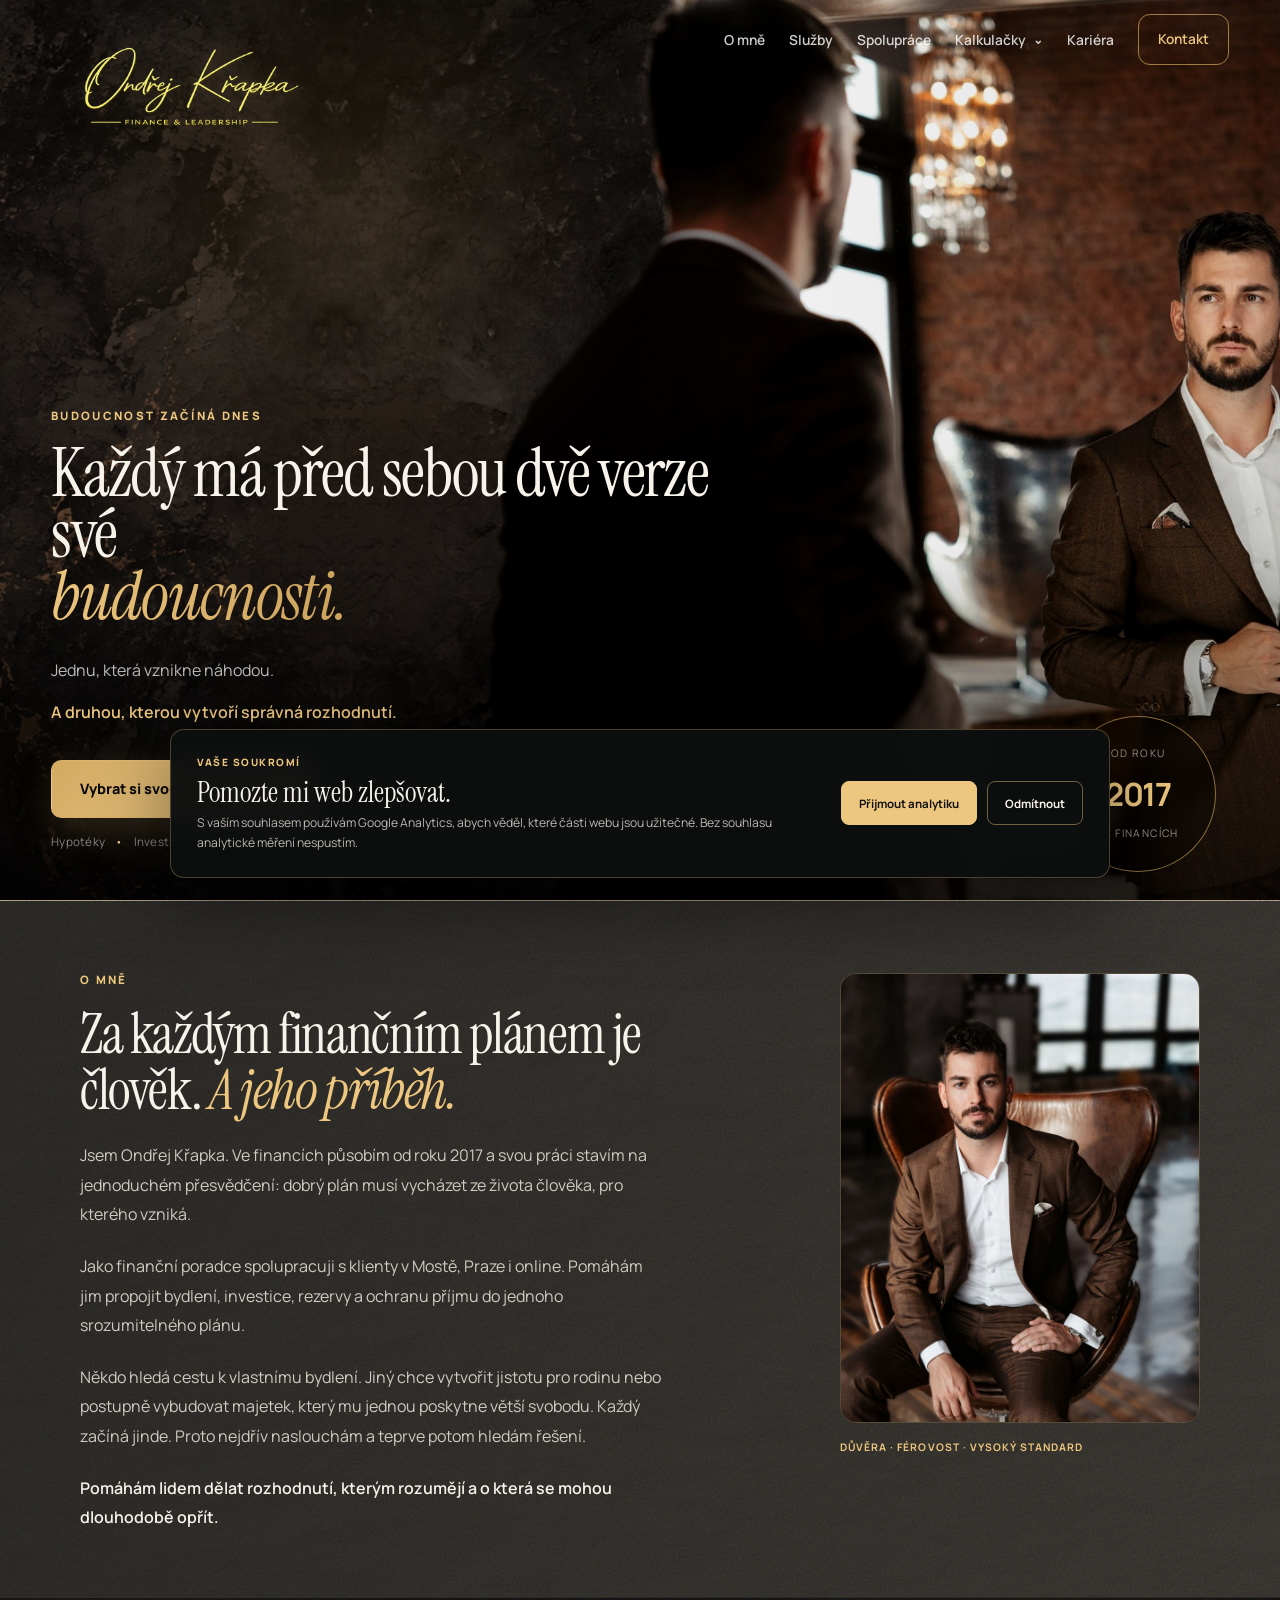
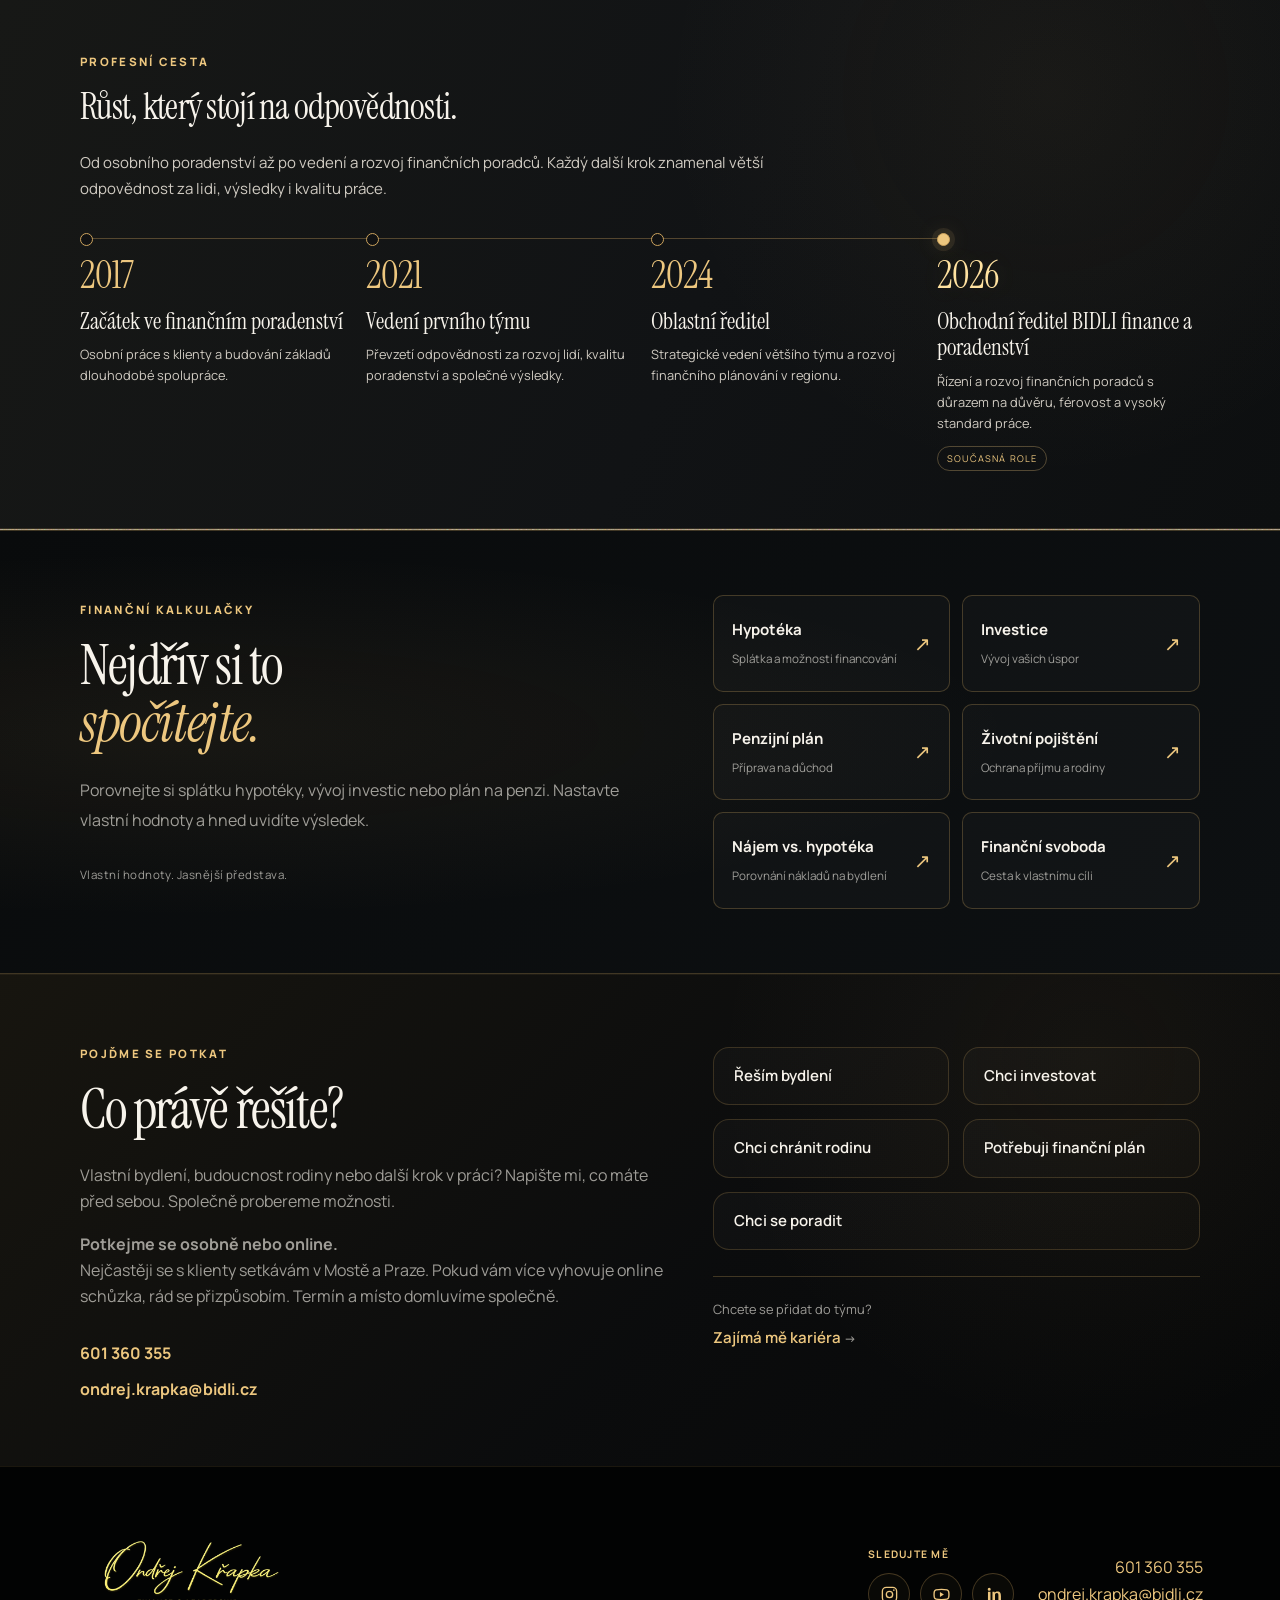
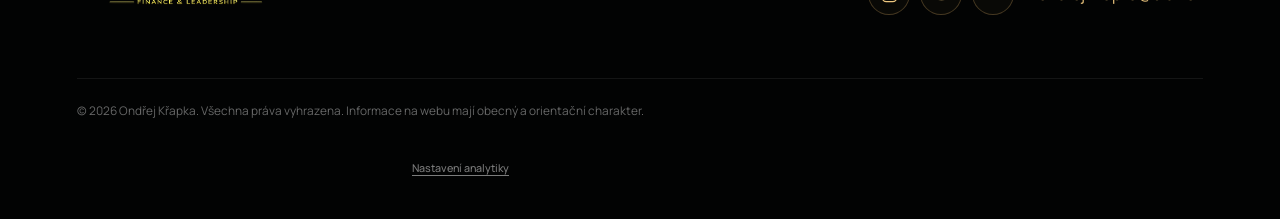
<file: index.html>
<!DOCTYPE html>
<html lang="cs">
<head>
  <meta charset="UTF-8" />
  <meta name="viewport" content="width=device-width, initial-scale=1.0" />
  <meta name="description" content="Finanční poradce Ondřej Křapka pro klienty z Mostu, Prahy i online. Hypotéky, investice, ochrana příjmu a dlouhodobý finanční plán." />
  <meta name="robots" content="index,follow,max-image-preview:large" />
  <meta name="theme-color" content="#080909" />
  <title>Finanční poradce Most a Praha | Ondřej Křapka</title>
  <link rel="canonical" href="https://ondrejkrapka.cz/" />
  <link rel="icon" href="logoHlavicka-optimized.png" type="image/png" />
  <meta property="og:locale" content="cs_CZ" />
  <meta property="og:type" content="website" />
  <meta property="og:title" content="Finanční poradce Most a Praha | Ondřej Křapka" />
  <meta property="og:description" content="Hypotéky, investice, ochrana příjmu a dlouhodobý finanční plán osobně v Mostě a Praze nebo online." />
  <meta property="og:url" content="https://ondrejkrapka.cz/" />
  <meta property="og:image" content="https://ondrejkrapka.cz/hero-sterka-optimized.jpg" />
  <meta property="og:image:alt" content="Ondřej Křapka – finanční poradce" />
  <meta name="twitter:card" content="summary_large_image" />
  <meta name="twitter:title" content="Finanční poradce Most a Praha | Ondřej Křapka" />
  <meta name="twitter:description" content="Hypotéky, investice, ochrana příjmu a dlouhodobý finanční plán." />
  <meta name="twitter:image" content="https://ondrejkrapka.cz/hero-sterka-optimized.jpg" />
  <script type="application/ld+json">
  {
    "@context": "https://schema.org",
    "@graph": [
      {
        "@type": "WebSite",
        "@id": "https://ondrejkrapka.cz/#website",
        "url": "https://ondrejkrapka.cz/",
        "name": "Ondřej Křapka",
        "inLanguage": "cs-CZ"
      },
      {
        "@type": "Person",
        "@id": "https://ondrejkrapka.cz/#ondrej-krapka",
        "name": "Ondřej Křapka",
        "url": "https://ondrejkrapka.cz/",
        "image": "https://ondrejkrapka.cz/business8-optimized.jpg",
        "jobTitle": "Obchodní ředitel BIDLI finance a poradenství",
        "telephone": "+420601360355",
        "email": "ondrej.krapka@bidli.cz",
        "worksFor": {
          "@type": "Organization",
          "name": "BIDLI finance a poradenství"
        },
        "sameAs": [
          "https://www.instagram.com/ondrej.krapka/",
          "https://www.youtube.com/@OndrejKrapka",
          "https://www.linkedin.com/in/ondrejkrapka"
        ]
      },
      {
        "@type": "ProfessionalService",
        "@id": "https://ondrejkrapka.cz/#financni-poradenstvi",
        "name": "Finanční poradenství Ondřej Křapka",
        "url": "https://ondrejkrapka.cz/",
        "image": "https://ondrejkrapka.cz/hero-sterka-optimized.jpg",
        "telephone": "+420601360355",
        "email": "ondrej.krapka@bidli.cz",
        "founder": { "@id": "https://ondrejkrapka.cz/#ondrej-krapka" },
        "areaServed": [
          { "@type": "City", "name": "Most" },
          { "@type": "City", "name": "Praha" },
          { "@type": "Country", "name": "Česko" }
        ],
        "sameAs": [
          "https://www.instagram.com/ondrej.krapka/",
          "https://www.youtube.com/@OndrejKrapka",
          "https://www.linkedin.com/in/ondrejkrapka"
        ]
      }
    ]
  }
  </script>
  <link rel="preconnect" href="https://fonts.googleapis.com">
  <link rel="preconnect" href="https://fonts.gstatic.com" crossorigin>
  <link href="https://fonts.googleapis.com/css2?family=Instrument+Serif:ital@0;1&family=Manrope:wght@400;500;600;700;800&display=swap" rel="stylesheet">
    <link rel="stylesheet" href="styles.css?v=analytics-1">
</head>
<body class="home-page">
  <header class="site-header">
    <a href="#top" class="brand" aria-label="Ondřej Křapka – úvod"><picture><source media="(max-width: 700px)" srcset="logoHlavicka-mobile.png?v=1"><img src="logoHlavicka-optimized.png?v=1" alt="Ondřej Křapka – Finance & Leadership" decoding="async"></picture></a>
    <button class="menu-toggle" type="button" aria-label="Otevřít menu" aria-expanded="false"><span></span><span></span></button>
    <nav class="main-nav" aria-label="Hlavní navigace"><a href="index.html#o-mne">O mně</a><a href="spoluprace.html#sluzby">Služby</a><a href="spoluprace.html">Spolupráce</a><div class="nav-dropdown"><a href="kalkulacky.html">Kalkulačky</a><div class="nav-dropdown-menu"><a href="kalkulacky.html#mortgage">Hypoteční kalkulačka</a><a href="kalkulacky.html#investment">Investiční kalkulačka</a><a href="kalkulacky.html#insurance">Životní pojištění</a><a href="kalkulacky.html#pension">Penzijní plán</a><a href="kalkulacky.html#rentbuy">Nájem versus hypotéka</a><a href="kalkulacky.html#freedom">Finanční svoboda</a></div></div><a href="kariera.html">Kariéra</a><a href="index.html#kontakt" class="nav-cta">Kontakt</a></nav>
  </header>

  <main id="top">
    <section class="hero">
      <img class="hero-image" src="hero-sterka-optimized.jpg?v=1" width="3173" height="1365" alt="Ondřej Křapka" fetchpriority="high" decoding="async">
      <div class="hero-overlay"></div>
      <div class="hero-content">
        <span class="eyebrow">Budoucnost začíná dnes</span>
        <h1>Každý má před sebou dvě verze své <em>budoucnosti.</em></h1>
        <p class="hero-lead">Jednu, která vznikne náhodou.<strong>A druhou, kterou vytvoří správná rozhodnutí.</strong></p>
        <div class="hero-actions"><a class="button button-primary" href="#kontakt">Vybrat si svou budoucnost&nbsp; →</a></div>
        <div class="hero-note hero-services">Hypotéky <span>•</span> Investice <span>•</span> Ochrana příjmu <span>•</span> Dlouhodobý finanční plán</div>
      </div>
      <div class="hero-badge"><span>Od roku</span><strong>2017</strong><span>ve financích</span></div>
    </section>




    <section class="about-page section" id="o-mne" aria-labelledby="about-title">
      <div class="about-page-inner">
        <div class="about-introduction">
          <div class="reveal">
            <span class="section-label">O mně</span>
            <h2 id="about-title">Za každým finančním plánem je člověk. <em>A jeho příběh.</em></h2>
            <p>Jsem Ondřej Křapka. Ve financích působím od roku 2017 a svou práci stavím na jednoduchém přesvědčení: dobrý plán musí vycházet ze života člověka, pro kterého vzniká.</p>
            <p>Jako finanční poradce spolupracuji s klienty v Mostě, Praze i online. Pomáhám jim propojit bydlení, investice, rezervy a ochranu příjmu do jednoho srozumitelného plánu.</p>
            <p>Někdo hledá cestu k vlastnímu bydlení. Jiný chce vytvořit jistotu pro rodinu nebo postupně vybudovat majetek, který mu jednou poskytne větší svobodu. Každý začíná jinde. Proto nejdřív naslouchám a teprve potom hledám řešení.</p>
            <p class="about-emphasis">Pomáhám lidem dělat rozhodnutí, kterým rozumějí a o která se mohou dlouhodobě opřít.</p>
          </div>
          <figure class="about-portrait reveal">
            <img src="business8-optimized.jpg?v=1" alt="Ondřej Křapka v obleku" loading="lazy" decoding="async">
            <figcaption>Důvěra · Férovost · Vysoký standard</figcaption>
          </figure>
        </div>

        <section class="about-experience about-block" id="profesni-cesta" aria-labelledby="journey-title">
          <div class="reveal">
            <span class="section-label">Profesní cesta</span>
            <h3 id="journey-title">Růst, který stojí na odpovědnosti.</h3>
            <p>Od osobního poradenství až po vedení a rozvoj finančních poradců. Každý další krok znamenal větší odpovědnost za lidi, výsledky i kvalitu práce.</p>
          </div>
          <ol class="career-timeline" role="list" aria-label="Profesní časová osa Ondřeje Křapky">
            <li class="career-step">
              <span class="career-year">2017</span>
              <h4>Začátek ve finančním poradenství</h4>
              <p>Osobní práce s klienty a budování základů dlouhodobé spolupráce.</p>
            </li>
            <li class="career-step">
              <span class="career-year">2021</span>
              <h4>Vedení prvního týmu</h4>
              <p>Převzetí odpovědnosti za rozvoj lidí, kvalitu poradenství a společné výsledky.</p>
            </li>
            <li class="career-step">
              <span class="career-year">2024</span>
              <h4>Oblastní ředitel</h4>
              <p>Strategické vedení většího týmu a rozvoj finančního plánování v regionu.</p>
            </li>
            <li class="career-step career-step-current" aria-current="step">
              <span class="career-year">2026</span>
              <h4>Obchodní ředitel BIDLI finance a poradenství</h4>
              <p>Řízení a rozvoj finančních poradců s důrazem na důvěru, férovost a vysoký standard práce.</p>
              <span class="career-current-label">Současná role</span>
            </li>
          </ol>
        </section>






      </div>
    </section>




<section id="kalkulacky" class="calculator-teaser section" aria-labelledby="calculator-teaser-title">
      <div class="calculator-teaser-inner">
        <div class="calculator-teaser-copy">
          <span class="section-label">Finanční kalkulačky</span>
          <h2 id="calculator-teaser-title">Nejdřív si to<br><em>spočítejte.</em></h2>
          <p>Porovnejte si splátku hypotéky, vývoj investic nebo plán na penzi. Nastavte vlastní hodnoty a hned uvidíte výsledek.</p>
          <span class="calculator-teaser-note">Vlastní hodnoty. Jasnější představa.</span>
        </div>
<nav class="calculator-shortcuts" aria-label="Vyberte kalkulačku"><a href="kalkulacky.html#mortgage"><span><strong>Hypotéka</strong><small>Splátka a možnosti financování</small></span><span aria-hidden="true">↗</span></a><a href="kalkulacky.html#investment"><span><strong>Investice</strong><small>Vývoj vašich úspor</small></span><span aria-hidden="true">↗</span></a><a href="kalkulacky.html#pension"><span><strong>Penzijní plán</strong><small>Příprava na důchod</small></span><span aria-hidden="true">↗</span></a><a href="kalkulacky.html#insurance"><span><strong>Životní pojištění</strong><small>Ochrana příjmu a rodiny</small></span><span aria-hidden="true">↗</span></a><a href="kalkulacky.html#rentbuy"><span><strong>Nájem vs. hypotéka</strong><small>Porovnání nákladů na bydlení</small></span><span aria-hidden="true">↗</span></a><a href="kalkulacky.html#freedom"><span><strong>Finanční svoboda</strong><small>Cesta k vlastnímu cíli</small></span><span aria-hidden="true">↗</span></a></nav>
      </div>
    </section>








    <section id="kontakt" class="contact section">
      <div class="reveal">
        <span class="section-label">Pojďme se potkat</span>
        <h2>Co právě řešíte?</h2>
        <p>Vlastní bydlení, budoucnost rodiny nebo další krok v práci? Napište mi, co máte před sebou. Společně probereme možnosti.</p>
        <p><strong>Potkejme se osobně nebo online.</strong><br>Nejčastěji se s klienty setkávám v Mostě a Praze. Pokud vám více vyhovuje online schůzka, rád se přizpůsobím. Termín a místo domluvíme společně.</p>
        <div class="contact-direct"><a href="tel:+420601360355">601 360 355</a><a href="mailto:ondrej.krapka@bidli.cz">ondrej.krapka@bidli.cz</a></div>
      </div>

      <div class="contact-journey reveal">
        <div class="contact-step" id="futureStep" aria-hidden="false">
          <div class="future-picker" role="group" aria-label="Výběr oblasti spolupráce">
            <button class="future-option" type="button" data-future="Vlastní bydlení" data-message="Hypotéka a financování bydlení">
              <strong>Řeším bydlení</strong>
            </button>
            <button class="future-option" type="button" data-future="Finanční nezávislost" data-message="Investice a budování majetku">
              <strong>Chci investovat</strong>
            </button>
            <button class="future-option" type="button" data-future="Jistota pro rodinu" data-message="Ochrana příjmu a rodiny">
              <strong>Chci chránit rodinu</strong>
            </button>
            <button class="future-option" type="button" data-future="Dlouhodobý finanční plán" data-message="Komplexní finanční plán">
              <strong>Potřebuji finanční plán</strong>
            </button>
            <button class="future-option" style="grid-column:1/-1" type="button" data-future="Chci se poradit" data-message="Obecný dotaz – chci se poradit">
              <strong>Chci se poradit</strong>
            </button>
            <button class="future-option career-contact-option" type="button" data-future="Kariéra ve financích" data-message="Kariéra ve finančním poradenství">
              <span>Chcete se přidat do týmu?</span><strong>Zajímá mě kariéra <span aria-hidden="true">→</span></strong>
            </button>
          </div>
        </div>

        <div class="contact-step hidden" id="formStep" aria-hidden="true" inert>
          <form class="contact-form" id="contactForm" action="https://formsubmit.co/ondrej.krapka@bidli.cz" method="POST" novalidate>
            <input type="hidden" name="_subject" id="contactSubject" value="Nová poptávka z webu Ondřeje Křapky">
            <input type="hidden" name="_template" value="table">
            <input type="text" name="_honey" tabindex="-1" autocomplete="off" aria-hidden="true" style="display:none">
            <div class="contact-form-head">
              <div><h3>Udělali jste první krok.</h3><div class="selected-future" id="selectedFuture">—</div></div>
              <button class="change-future" id="changeFuture" type="button">Změnit výběr</button>
            </div>
            <input type="hidden" name="tema" id="futureInput">
            <div class="form-row"><label>Jméno a příjmení<input type="text" name="jmeno" autocomplete="name" required></label><label>Telefon<input type="tel" name="telefon" autocomplete="tel" required></label></div>
            <label>E-mail<input type="email" name="email" autocomplete="email" required></label>
            <label>Co aktuálně řešíte? <span style="font-weight:400;color:rgba(255,255,255,.38)">(volitelné)</span><textarea name="zprava" rows="3" placeholder="Stačí pár vět..."></textarea></label>
            <label class="consent"><input type="checkbox" name="souhlas" value="ano" required><span>Souhlasím se zpracováním údajů za účelem zpětného kontaktování.</span></label>
            <button class="button button-primary" type="submit">Odeslat zprávu →</button>
            <p class="contact-note" id="contactNote">Zpráva bude odeslána na ondrej.krapka@bidli.cz. První rozhovor je nezávazný.</p>
            <p class="contact-note">Odeslání zajišťuje <a href="https://formsubmit.co/privacy.pdf" target="_blank" rel="noopener noreferrer">FormSubmit</a>. Před odesláním můžete být vyzváni k ověření proti spamu.</p>
            <p class="form-status" id="formStatus" role="status" aria-live="polite"></p>
          </form>
        </div>
      </div>
    </section>
  </main>

  <footer class="site-footer"><div><img src="logoHlavicka-optimized.png?v=1" alt="Ondřej Křapka" loading="lazy" decoding="async"></div><nav class="footer-socials" aria-label="Sociální sítě"><span class="footer-socials-label">Sledujte mě</span><a href="https://www.instagram.com/ondrej.krapka/" target="_blank" rel="noopener noreferrer" aria-label="Instagram Ondřeje Křapky"><svg viewBox="0 0 24 24" aria-hidden="true"><rect x="3" y="3" width="18" height="18" rx="5"></rect><circle cx="12" cy="12" r="4"></circle><circle class="social-icon-dot" cx="17.5" cy="6.5" r="1"></circle></svg></a><a href="https://www.youtube.com/@OndrejKrapka" target="_blank" rel="noopener noreferrer" aria-label="YouTube Ondřeje Křapky"><svg viewBox="0 0 24 24" aria-hidden="true"><path d="M21 8.2a3 3 0 0 0-2.1-2.1C17 5.6 12 5.6 12 5.6s-5 0-6.9.5A3 3 0 0 0 3 8.2 15 15 0 0 0 2.6 12 15 15 0 0 0 3 15.8a3 3 0 0 0 2.1 2.1c1.9.5 6.9.5 6.9.5s5 0 6.9-.5a3 3 0 0 0 2.1-2.1 15 15 0 0 0 .4-3.8 15 15 0 0 0-.4-3.8Z"></path><path class="social-icon-fill" d="m10 15.2 5-3.2-5-3.2Z"></path></svg></a><a href="https://linkedin.com/in/ondrejkrapka?originalSubdomain=cz" target="_blank" rel="noopener noreferrer" aria-label="LinkedIn Ondřeje Křapky"><svg viewBox="0 0 24 24" aria-hidden="true"><path class="social-icon-fill" d="M5 8.5h3.2V19H5V8.5Zm1.6-5a1.9 1.9 0 1 1 0 3.8 1.9 1.9 0 0 1 0-3.8Zm3.6 5h3.1v1.4c.7-1.1 1.9-1.8 3.6-1.8 3.8 0 4.5 2.5 4.5 5.8V19h-3.2v-5.8c0-1.4 0-3.2-2-3.2s-2.3 1.5-2.3 3.1V19h-3.2V8.5Z"></path></svg></a></nav><div class="footer-links"><a href="tel:+420601360355">601 360 355</a><a href="mailto:ondrej.krapka@bidli.cz">ondrej.krapka@bidli.cz</a></div><p>© <span id="year"></span> Ondřej Křapka. Všechna práva vyhrazena. Informace na webu mají obecný a orientační charakter.</p></footer>

  <script src="analytics.js?v=1"></script>
  <script src="script.js?v=career-journey-about-1"></script>
  <script>
    const futureStep=document.getElementById('futureStep'),formStep=document.getElementById('formStep'),futureInput=document.getElementById('futureInput'),selectedFuture=document.getElementById('selectedFuture'),changeFuture=document.getElementById('changeFuture'),contactNote=document.getElementById('contactNote'),contactForm=document.getElementById('contactForm'),formStatus=document.getElementById('formStatus');
    const showContactStep=(element,visible)=>{element.classList.toggle('hidden',!visible);element.inert=!visible;element.setAttribute('aria-hidden',String(!visible))};
    document.querySelectorAll('.future-option').forEach(option=>option.addEventListener('click',()=>{
      document.querySelectorAll('.future-option').forEach(item=>item.classList.toggle('active',item===option));
      futureInput.value=option.dataset.message||option.dataset.future;
      selectedFuture.textContent=option.dataset.future;
      if(option.dataset.future==='Kariéra ve financích'){
        contactNote.textContent='Zpráva bude odeslána na ondrej.krapka@bidli.cz. Rád vám představím fungování týmu i možnosti kariérního růstu.';
      }else{
        contactNote.textContent='Zpráva bude odeslána na ondrej.krapka@bidli.cz. První rozhovor je nezávazný.';
      }
      formStatus.textContent='';
      showContactStep(futureStep,false);
      showContactStep(formStep,true);
      setTimeout(()=>formStep.querySelector('input:not([type="hidden"])')?.focus(),280);
    }));
    const contactTopics={
      mortgage:['Vlastní bydlení','Hypotéka a financování bydlení'],
      investment:['Finanční nezávislost','Investice a budování majetku'],
      insurance:['Jistota pro rodinu','Ochrana příjmu a rodiny'],
      pension:['Dlouhodobý finanční plán','Příprava na penzi'],
      rentbuy:['Vlastní bydlení','Nájem nebo vlastní bydlení'],
      freedom:['Dlouhodobý finanční plán','Plán finanční svobody'],
      kariera:['Kariéra ve financích','Kariéra ve financích']
    };
    const topicKey=new URLSearchParams(location.search).get('tema');
    if(Object.hasOwn(contactTopics,topicKey)){
      const [option,title]=contactTopics[topicKey];
      document.querySelector('.future-option[data-future="'+option+'"]').click();
      selectedFuture.textContent=title;
      futureInput.value=title;
    }
    const requestedBank={moneta:'MONETA Money Bank',csas:'Česká spořitelna',kb:'Komerční banka'}[new URLSearchParams(location.search).get('banka')];
    if(requestedBank){
      document.querySelector('.future-option[data-future="Vlastní bydlení"]').click();
      contactForm.querySelector('textarea').value='Zajímá mě hypotéka u banky '+requestedBank+'. Prosím o ověření aktuální sazby a podmínek.';
      history.replaceState(null,'',location.pathname+location.hash);
    }
    changeFuture.addEventListener('click',()=>{
      showContactStep(formStep,false);
      showContactStep(futureStep,true);
      setTimeout(()=>document.querySelector('.future-option.active')?.focus(),280);
    });
    contactForm.addEventListener('submit',event=>{
      formStatus.textContent='';
      if(!contactForm.checkValidity()){
        event.preventDefault();
        formStatus.textContent='Prosím doplňte povinné údaje a potvrďte souhlas.';
        contactForm.reportValidity();
        return;
      }
      document.getElementById('contactSubject').value='Nezávazná konzultace – '+selectedFuture.textContent;
      formStatus.textContent='Pokračujete k bezpečnostnímu ověření a odeslání zprávy.';
    });

  </script>
</body>
</html>
</file>
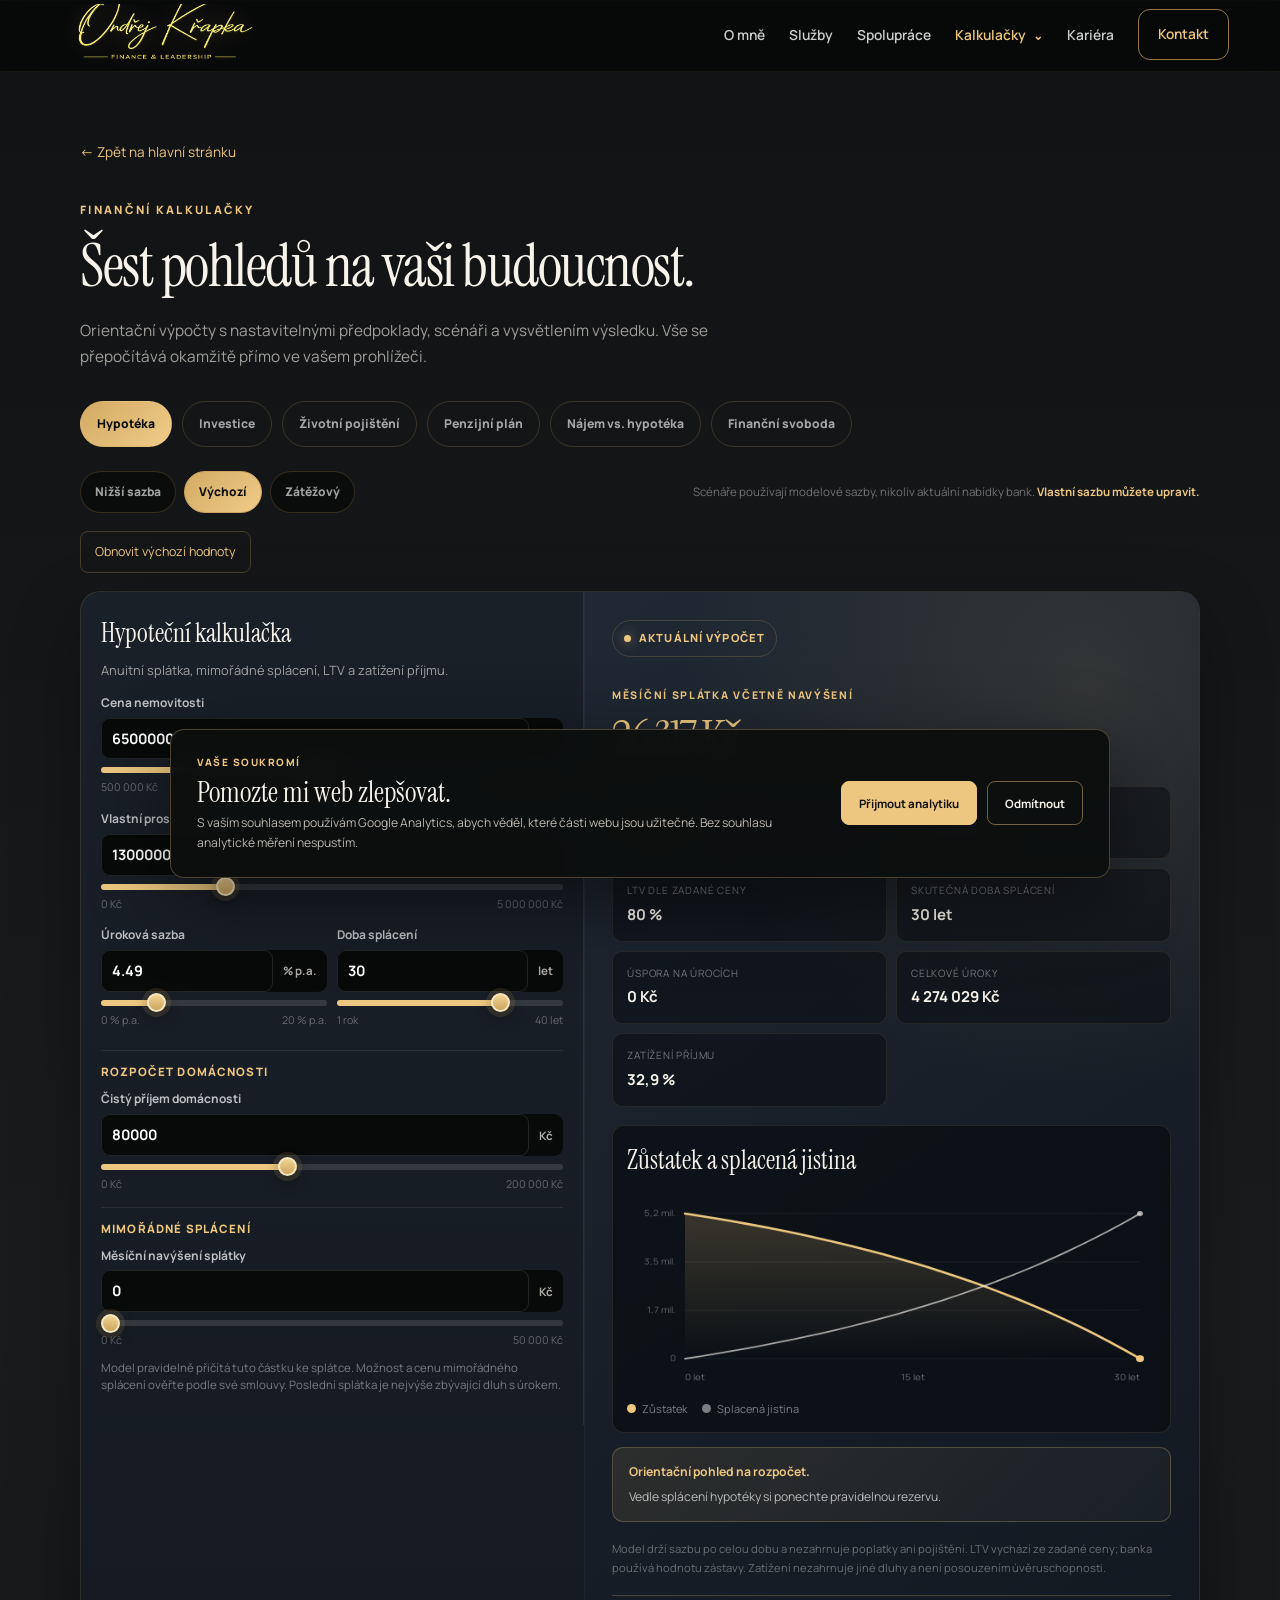
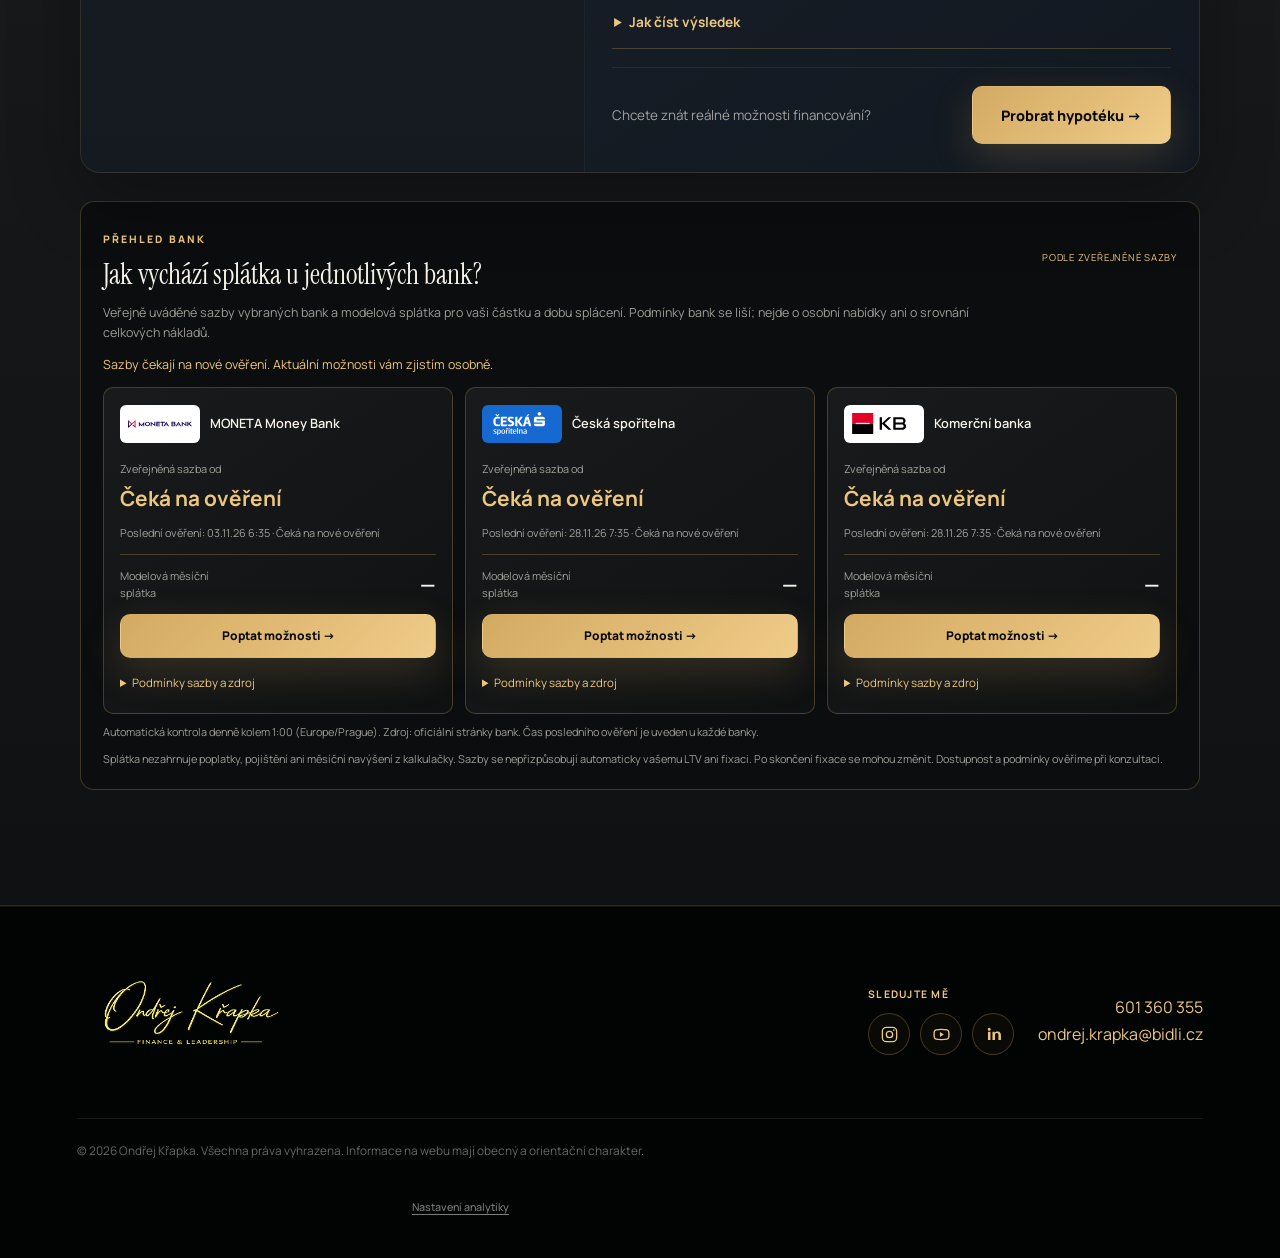
<file: kalkulacky.html>
<!DOCTYPE html>
<html lang="cs">
<head>
  <meta charset="UTF-8" />
  <meta name="viewport" content="width=device-width, initial-scale=1.0" />
  <meta name="description" content="Spočítejte si hypotéku, investice, pojištění, penzi, nájem versus vlastní bydlení a cestu k finanční svobodě. Šest orientačních finančních kalkulaček Ondřeje Křapky." />
  <meta name="robots" content="index,follow,max-image-preview:large" />
  <title>Finanční kalkulačky | Ondřej Křapka</title>
  <link rel="canonical" href="https://ondrejkrapka.cz/kalkulacky.html" />
  <link rel="icon" href="logoHlavicka-optimized.png" type="image/png" />
  <meta property="og:locale" content="cs_CZ" />
  <meta property="og:type" content="website" />
  <meta property="og:title" content="Finanční kalkulačky | Ondřej Křapka" />
  <meta property="og:description" content="Hypotéka, investice, penze, pojištění a finanční svoboda v přehledných orientačních kalkulačkách." />
  <meta property="og:url" content="https://ondrejkrapka.cz/kalkulacky.html" />
  <meta property="og:image" content="https://ondrejkrapka.cz/hero-sterka-optimized.jpg" />
  <meta name="twitter:card" content="summary_large_image" />
  <link rel="preconnect" href="https://fonts.googleapis.com">
  <link rel="preconnect" href="https://fonts.gstatic.com" crossorigin>
  <link href="https://fonts.googleapis.com/css2?family=Instrument+Serif:ital@0;1&family=Manrope:wght@400;500;600;700;800&display=swap" rel="stylesheet">
    <link rel="stylesheet" href="styles.css?v=analytics-1">
</head>
<body class="calculator-page">
  <header class="site-header">
    <a href="index.html#top" class="brand" aria-label="Ondřej Křapka – úvod"><picture><source media="(max-width: 700px)" srcset="logoHlavicka-mobile.png?v=1"><img src="logoHlavicka-optimized.png?v=1" alt="Ondřej Křapka – Finance & Leadership" decoding="async"></picture></a>
    <button class="menu-toggle" type="button" aria-label="Otevřít menu" aria-expanded="false"><span></span><span></span></button>
    <nav class="main-nav" aria-label="Hlavní navigace"><a href="index.html#o-mne">O mně</a><a href="spoluprace.html#sluzby">Služby</a><a href="spoluprace.html">Spolupráce</a><div class="nav-dropdown"><a href="kalkulacky.html" aria-current="page">Kalkulačky</a><div class="nav-dropdown-menu"><a href="#mortgage" data-open-calculator="mortgage">Hypoteční kalkulačka</a><a href="#investment" data-open-calculator="investment">Investiční kalkulačka</a><a href="#insurance" data-open-calculator="insurance">Životní pojištění</a><a href="#pension" data-open-calculator="pension">Penzijní plán</a><a href="#rentbuy" data-open-calculator="rentbuy">Nájem versus hypotéka</a><a href="#freedom" data-open-calculator="freedom">Finanční svoboda</a></div></div><a href="kariera.html">Kariéra</a><a href="index.html#kontakt" class="nav-cta">Kontakt</a></nav>
  </header>
  <main id="top">
    <section id="kalkulacky" class="calculators section" aria-labelledby="calculators-title">
      <a class="calculator-back" href="index.html">← Zpět na hlavní stránku</a>
      <div class="section-heading">
        <div><span class="section-label">Finanční kalkulačky</span><h1 id="calculators-title">Šest pohledů na vaši budoucnost.</h1></div>
        <p>Orientační výpočty s nastavitelnými předpoklady, scénáři a vysvětlením výsledku. Vše se přepočítává okamžitě přímo ve vašem prohlížeči.</p>
      </div>

      <div class="calculator-tabs" role="tablist" aria-label="Výběr kalkulačky">
        <button class="calculator-tab active" id="tab-mortgage" role="tab" aria-selected="true" aria-controls="panel-mortgage" tabindex="0" type="button" data-calculator="mortgage">Hypotéka</button>
        <button class="calculator-tab" id="tab-investment" role="tab" aria-selected="false" aria-controls="panel-investment" tabindex="-1" type="button" data-calculator="investment">Investice</button>
        <button class="calculator-tab" id="tab-insurance" role="tab" aria-selected="false" aria-controls="panel-insurance" tabindex="-1" type="button" data-calculator="insurance">Životní pojištění</button>
        <button class="calculator-tab" id="tab-pension" role="tab" aria-selected="false" aria-controls="panel-pension" tabindex="-1" type="button" data-calculator="pension">Penzijní plán</button>
        <button class="calculator-tab" id="tab-rentbuy" role="tab" aria-selected="false" aria-controls="panel-rentbuy" tabindex="-1" type="button" data-calculator="rentbuy">Nájem vs. hypotéka</button>
        <button class="calculator-tab" id="tab-freedom" role="tab" aria-selected="false" aria-controls="panel-freedom" tabindex="-1" type="button" data-calculator="freedom">Finanční svoboda</button>
      </div>

      <div class="calculator-view active" id="panel-mortgage" role="tabpanel" aria-labelledby="tab-mortgage" data-view="mortgage">
        <div class="calc-toolbar"><div class="scenario-switch" data-scenarios="mortgage" role="group" aria-label="Scénář hypotéky"><button type="button" class="scenario-button" data-scenario="safe" aria-pressed="false">Nižší sazba</button><button type="button" class="scenario-button active" data-scenario="realistic" aria-pressed="true">Výchozí</button><button type="button" class="scenario-button" data-scenario="stress" aria-pressed="false">Zátěžový</button></div><div class="calc-help">Scénáře používají modelové sazby, nikoliv aktuální nabídky bank. <strong>Vlastní sazbu můžete upravit.</strong></div></div>
        <div class="calculator-shell">
          <div class="calculator-panel reveal"><h3>Hypoteční kalkulačka</h3><p class="calculator-intro">Anuitní splátka, mimořádné splácení, LTV a zatížení příjmu.</p>
            <div class="calc-field"><label for="mPrice">Cena nemovitosti</label><div class="calc-value-wrap"><input id="mPrice" type="number" min="500000" max="100000000" data-range-max="13000000" step="50000" value="6500000"><span>Kč</span></div></div>
            <div class="calc-field"><label for="mOwn">Vlastní prostředky</label><div class="calc-value-wrap"><input id="mOwn" type="number" min="0" max="100000000" data-range-max="5000000" step="50000" value="1300000"><span>Kč</span></div></div>
            <div class="compact-grid"><div class="calc-field"><label for="mRate">Úroková sazba</label><div class="calc-value-wrap"><input id="mRate" type="number" min="0" max="20" step="0.01" value="4.49"><span>% p.a.</span></div></div><div class="calc-field"><label for="mYears">Doba splácení</label><div class="calc-value-wrap"><input id="mYears" type="number" min="1" max="40" value="30"><span>let</span></div></div></div>
            <div class="calc-section-title">Rozpočet domácnosti</div>
            <div class="calc-field"><label for="mIncome">Čistý příjem domácnosti</label><div class="calc-value-wrap"><input id="mIncome" type="number" min="0" max="5000000" data-range-max="200000" step="1000" value="80000"><span>Kč</span></div></div>
            <div class="calc-section-title">Mimořádné splácení</div>
            <div class="calc-field"><label for="mExtra">Měsíční navýšení splátky</label><div class="calc-value-wrap"><input id="mExtra" type="number" min="0" max="500000" data-range-max="50000" step="500" value="0"><span>Kč</span></div><p class="calc-note">Model pravidelně přičítá tuto částku ke splátce. Možnost a cenu mimořádného splácení ověřte podle své smlouvy. Poslední splátka je nejvýše zbývající dluh s úrokem.</p></div>
          </div>
          <div class="calculator-result reveal" aria-live="polite"><div class="result-status">Aktuální výpočet</div><span class="result-kicker">Měsíční splátka včetně navýšení</span><div class="monthly-payment" id="mPayment">—</div><div class="result-grid"><div class="result-item"><span>Řádná splátka</span><strong id="mBasePayment">—</strong></div><div class="result-item"><span>Výše hypotéky</span><strong id="mLoan">—</strong></div><div class="result-item"><span>LTV dle zadané ceny</span><strong id="mLtv">—</strong></div><div class="result-item"><span>Skutečná doba splácení</span><strong id="mActualYears">—</strong></div><div class="result-item"><span>Úspora na úrocích</span><strong id="mSavedInterest">—</strong></div><div class="result-item"><span>Celkové úroky</span><strong id="mInterest">—</strong></div><div class="result-item"><span>Zatížení příjmu</span><strong id="mBurden">—</strong></div></div><div class="chart-wrap"><div class="chart-head"><h4>Zůstatek a splacená jistina</h4></div><canvas class="chart-canvas" id="mortgageChart" role="img" aria-label="Graf zůstatku hypotéky a splacené jistiny"></canvas><div class="chart-legend-pro"><span><i></i>Zůstatek</span><span><i></i>Splacená jistina</span></div></div><div class="recommendation" id="mRecommendation"></div><p class="calculator-disclaimer">Model drží sazbu po celou dobu a nezahrnuje poplatky ani pojištění. LTV vychází ze zadané ceny; banka používá hodnotu zástavy. Zatížení nezahrnuje jiné dluhy a není posouzením úvěruschopnosti.</p><details class="calculator-explanation"><summary>Jak číst výsledek</summary><p>Řádná splátka vychází z výše úvěru, sazby a doby splácení. Hlavní částka zahrnuje také zadané měsíční navýšení. LTV ukazuje podíl úvěru na zadané ceně nemovitosti. Přehled bank používá jejich zveřejněné výchozí sazby, takže se může od vašeho výpočtu lišit. Konkrétní nabídka závisí na podmínkách banky a posouzení žádosti.</p></details><div class="calculator-cta"><p>Chcete znát reálné možnosti financování?</p><a class="button button-primary" href="index.html?tema=mortgage#kontakt">Probrat hypotéku →</a></div></div>
        </div>
        <section class="bank-comparison" id="bank-comparison" aria-labelledby="bank-comparison-title">
          <div class="bank-comparison-head"><div><span class="section-label">Přehled bank</span><h3 id="bank-comparison-title">Jak vychází splátka u jednotlivých bank?</h3></div><span class="bank-sort">Podle zveřejněné sazby</span></div>
          <p class="bank-intro">Veřejně uváděné sazby vybraných bank a modelová splátka pro vaši částku a dobu splácení. Podmínky bank se liší; nejde o osobní nabídky ani o srovnání celkových nákladů.</p>
          <p id="bank-status" class="bank-status" role="status"></p>
          <div id="bank-cards" class="bank-cards"></div>
          <p class="bank-source-note" id="bank-source-note"></p>
          <p class="bank-source-note">Splátka nezahrnuje poplatky, pojištění ani měsíční navýšení z kalkulačky. Sazby se nepřizpůsobují automaticky vašemu LTV ani fixaci. Po skončení fixace se mohou změnit. Dostupnost a podmínky ověříme při konzultaci.</p>
          <noscript>Pro přepočet bankovních splátek zapněte JavaScript. <a href="index.html#kontakt">Probrat hypotéku osobně</a>.</noscript>
        </section>
      </div>

      <div class="calculator-view" id="panel-investment" role="tabpanel" aria-labelledby="tab-investment" data-view="investment" hidden>
        <div class="calc-toolbar"><div class="scenario-switch" data-scenarios="investment" role="group" aria-label="Investiční scénář"><button type="button" class="scenario-button" data-scenario="conservative" aria-pressed="false">Konzervativní</button><button type="button" class="scenario-button active" data-scenario="balanced" aria-pressed="true">Vyvážený</button><button type="button" class="scenario-button" data-scenario="dynamic" aria-pressed="false">Dynamický</button></div><div class="calc-help">Výnos je uváděn před odečtením poplatku. Model používá <strong>měsíční složené úročení</strong>.</div></div>
        <div class="calculator-shell"><div class="calculator-panel"><h3>Investiční kalkulačka</h3><p class="calculator-intro">Zohledňuje inflaci, nákladovost i každoroční navyšování vkladu.</p>
          <div class="compact-grid"><div class="calc-field"><label for="iInitial">Počáteční vklad</label><div class="calc-value-wrap"><input id="iInitial" type="number" min="0" max="100000000" data-range-max="1000000" step="10000" value="200000"><span>Kč</span></div></div><div class="calc-field"><label for="iMonthly">Měsíční investice</label><div class="calc-value-wrap"><input id="iMonthly" type="number" min="0" max="1000000" data-range-max="50000" step="500" value="5000"><span>Kč</span></div></div></div>
          <div class="compact-grid"><div class="calc-field"><label for="iReturn">Hrubý očekávaný výnos</label><div class="calc-value-wrap"><input id="iReturn" type="number" min="-20" max="30" step="0.1" value="7"><span>% p.a.</span></div></div><div class="calc-field"><label for="iYears">Doba investování</label><div class="calc-value-wrap"><input id="iYears" type="number" min="1" max="60" value="25"><span>let</span></div></div></div>
          <div class="calc-section-title">Realističtější předpoklady</div><div class="compact-grid"><div class="calc-field"><label for="iFee">Roční nákladovost</label><div class="calc-value-wrap"><input id="iFee" type="number" min="0" max="10" step="0.1" value="1"><span>% p.a.</span></div></div><div class="calc-field"><label for="iInflation">Inflace</label><div class="calc-value-wrap"><input id="iInflation" type="number" min="0" max="20" step="0.1" value="2.5"><span>% p.a.</span></div></div></div><div class="calc-field"><label for="iGrowth">Každoroční navýšení měsíční investice</label><div class="calc-value-wrap"><input id="iGrowth" type="number" min="0" max="20" step="0.5" value="2"><span>% ročně</span></div></div>
        </div><div class="calculator-result" aria-live="polite"><div class="result-status">Dlouhodobý scénář</div><span class="result-kicker">Odhadovaná hodnota portfolia</span><div class="monthly-payment" id="iFinal">—</div><div class="result-grid"><div class="result-item"><span>Celkem vložíte</span><strong id="iInvested">—</strong></div><div class="result-item"><span>Zisk po modelových nákladech</span><strong id="iProfit">—</strong></div><div class="result-item"><span>Reálná hodnota dnes</span><strong id="iReal">—</strong></div><div class="result-item"><span>Modelový čistý výnos</span><strong id="iNetReturn">—</strong></div></div><div class="chart-wrap"><div class="chart-head"><h4>Portfolio, vklady a kupní síla</h4></div><canvas class="chart-canvas" id="investmentChart" role="img" aria-label="Graf vývoje portfolia, vkladů a reálné hodnoty"></canvas><div class="chart-legend-pro"><span><i></i>Portfolio</span><span><i></i>Vklady</span><span><i></i>Reálná hodnota</span></div></div><div class="recommendation" id="iRecommendation"></div><p class="calculator-disclaimer">Model odečítá roční nákladovost od hrubého výnosu v procentních bodech. Vklady probíhají na konci měsíce a navyšují se po celých letech. Nezahrnuje daně, vstupní poplatky ani kolísání trhu.</p><details class="calculator-explanation"><summary>Jak číst výsledek</summary><p>Hodnota portfolia zahrnuje vaše vklady i modelové zhodnocení po odečtení zadané roční nákladovosti. Reálná hodnota přepočítává budoucí částku na dnešní kupní sílu. Rozdíl tvoří vliv inflace. Zkuste změnit výnos nebo dobu investování a porovnat, jak citlivý je výsledek na vaše předpoklady.</p></details><div class="calculator-cta"><p>Chcete sestavit investiční plán na míru?</p><a class="button button-primary" href="index.html?tema=investment#kontakt">Probrat investice →</a></div></div></div>
      </div>

      <div class="calculator-view" id="panel-insurance" role="tabpanel" aria-labelledby="tab-insurance" data-view="insurance" hidden>
        <div class="calculator-shell"><div class="calculator-panel"><h3>Kalkulačka životního pojištění</h3><p class="calculator-intro">Model předpokládá jednorázové splacení dluhů. Do výdajů proto zadejte běžný chod domácnosti bez jejich splátek. Příjmy po úmrtí či invaliditě zadejte za celou domácnost.</p>
          <div class="calc-field"><label for="lSupportYears">Rodinu chcete chránit</label><div class="calc-value-wrap"><input id="lSupportYears" type="number" min="1" max="30" value="10"><span>let</span></div></div>
          <div class="compact-grid"><div class="calc-field"><label for="lIncome">Čistý příjem domácnosti před výpadkem</label><div class="calc-value-wrap"><input id="lIncome" type="number" min="0" max="5000000" data-range-max="200000" step="1000" value="55000"><span>Kč</span></div></div><div class="calc-field"><label for="lExpenses">Výdaje domácnosti bez splátek dluhů</label><div class="calc-value-wrap"><input id="lExpenses" type="number" min="0" max="5000000" data-range-max="200000" step="1000" value="38000"><span>Kč</span></div></div></div>
          <div class="compact-grid"><div class="calc-field"><label for="lDebt">Nesplacené dluhy</label><div class="calc-value-wrap"><input id="lDebt" type="number" min="0" max="100000000" data-range-max="10000000" step="50000" value="3500000"><span>Kč</span></div></div><div class="calc-field"><label for="lChildren">Nezaopatřené děti</label><div class="calc-value-wrap"><input id="lChildren" type="number" min="0" max="10" value="2"><span>dětí</span></div></div></div>
          <div class="calc-section-title">Modelové předpoklady</div>
          <div class="compact-grid"><div class="calc-field"><label for="lSurvivorIncome">Příjem domácnosti po úmrtí</label><div class="calc-value-wrap"><input id="lSurvivorIncome" type="number" min="0" max="5000000" data-range-max="150000" step="1000" value="20000"><span>Kč/měs.</span></div></div><div class="calc-field"><label for="lDisabilityIncome">Příjem domácnosti při invaliditě</label><div class="calc-value-wrap"><input id="lDisabilityIncome" type="number" min="0" max="5000000" data-range-max="150000" step="1000" value="22000"><span>Kč/měs.</span></div></div></div>
          <div class="compact-grid"><div class="calc-field"><label for="lSickReplacement">Zachovaný příjem domácnosti při neschopnosti</label><div class="calc-value-wrap"><input id="lSickReplacement" type="number" min="0" max="100" step="1" value="60"><span>% příjmu</span></div></div><div class="calc-field"><label for="lInvalidityYears">Doba krytí invalidity</label><div class="calc-value-wrap"><input id="lInvalidityYears" type="number" min="1" max="50" value="15"><span>let</span></div></div></div>
          <div class="calc-field"><label for="lChildReserve">Rezerva na jedno dítě</label><div class="calc-value-wrap"><input id="lChildReserve" type="number" min="0" max="5000000" data-range-max="1000000" step="50000" value="250000"><span>Kč</span></div></div>
          <div class="calc-field"><label for="lDebtPayment">Měsíční splátky dluhů</label><div class="calc-value-wrap"><input id="lDebtPayment" type="number" min="0" max="1000000" data-range-max="50000" step="500" value="0"><span>Kč/měs.</span></div><p class="calc-note">Při pracovní neschopnosti dluhy zůstávají. Splátky přičteme k běžným výdajům; výchozí nulu upravte podle skutečnosti.</p></div><div class="calc-section-title">Existující zabezpečení</div><div class="compact-grid"><div class="calc-field"><label for="lReserve">Likvidní úspory</label><div class="calc-value-wrap"><input id="lReserve" type="number" min="0" max="100000000" data-range-max="5000000" step="10000" value="300000"><span>Kč</span></div></div><div class="calc-field"><label for="lExisting">Současné krytí pro případ úmrtí</label><div class="calc-value-wrap"><input id="lExisting" type="number" min="0" max="100000000" data-range-max="10000000" step="50000" value="500000"><span>Kč</span></div></div></div>
        </div><div class="calculator-result" aria-live="polite"><div class="result-status">Orientační analýza rizik</div><div class="score-row"><div class="score-ring" id="lScoreRing"><strong id="lScore">—</strong></div><div class="score-copy"><span>Pokrytí modelové potřeby při úmrtí</span><b id="lScoreLabel">—</b></div></div><div class="metric-highlight"><span>Modelová potřeba krytí pro úmrtí</span><strong id="lDeath">—</strong></div><div class="result-grid"><div class="result-item"><span>Invalidita III. stupně</span><strong id="lInvalidity">—</strong></div><div class="result-item"><span>Výpadek při neschopnosti / měsíc</span><strong id="lSick">—</strong></div><div class="result-item"><span>Chybějící krytí při úmrtí</span><strong id="lGap">—</strong></div><div class="result-item"><span>Potřeba rodiny po odečtení úspor</span><strong id="lFamily">—</strong></div></div><div class="recommendation" id="lRecommendation"></div><p class="calculator-disclaimer">Zachovaných 60 % příjmu je modelový předpoklad domácnosti, nikoli výpočet nároku na nemocenské. Model nezohledňuje inflaci ani zhodnocení vyplacené částky. Nejde o návrh konkrétní pojistné smlouvy. Zdravotní stav, povolání, státní dávky a existující smlouvy mohou výsledek zásadně změnit.</p><details class="calculator-explanation"><summary>Jak číst výsledek</summary><p>Částka pro úmrtí představuje modelovou potřebu na splacení dluhů a podporu rodiny po odečtení rezerv. Chybějící krytí navíc odečítá zadané stávající pojištění pro úmrtí. Procento pokrytí se vztahuje pouze k úmrtí, nikoli k celé pojistné ochraně. Výpadek při pracovní neschopnosti je měsíční částka; ostatní potřeby krytí jsou jednorázové.</p></details><div class="calculator-cta"><p>Chcete zjistit, zda je vaše současná ochrana dostatečná?</p><a class="button button-primary" href="index.html?tema=insurance#kontakt">Prověřit ochranu →</a></div></div></div>
      </div>

      <div class="calculator-view" id="panel-pension" role="tabpanel" aria-labelledby="tab-pension" data-view="pension" hidden>
        <div class="calculator-shell"><div class="calculator-panel"><h3>Penzijní kalkulačka</h3><p class="calculator-intro">Počítá rentu v dnešních cenách a potřebný kapitál v cenách při odchodu do penze. Odhad státního důchodu zadáváte sami.</p><p class="calc-note">Věk 65 let a důchod 18 000 Kč jsou pouze výchozí příklad. Svůj důchodový věk a odhad důchodu ověřte v <a href="https://eportal.cssz.cz/web/portal/-/sluzby/informativni-duchodova-aplikace" target="_blank" rel="noopener noreferrer">Informativní důchodové aplikaci ČSSZ</a>.</p>
          <div class="compact-grid"><div class="calc-field"><label for="pAge">Současný věk</label><div class="calc-value-wrap"><input id="pAge" type="number" min="18" max="75" value="35"><span>let</span></div></div><div class="calc-field"><label for="pRetire">Odchod do penze</label><div class="calc-value-wrap"><input id="pRetire" type="number" min="40" max="80" value="65"><span>let</span></div></div></div>
          <div class="compact-grid"><div class="calc-field"><label for="pDesired">Požadovaný příjem v dnešních cenách</label><div class="calc-value-wrap"><input id="pDesired" type="number" min="0" max="1000000" data-range-max="100000" step="1000" value="35000"><span>Kč/měs.</span></div></div><div class="calc-field"><label for="pState">Odhad státního důchodu v dnešních cenách</label><div class="calc-value-wrap"><input id="pState" type="number" min="0" max="500000" data-range-max="60000" step="500" value="18000"><span>Kč/měs.</span></div></div></div>
          <div class="compact-grid"><div class="calc-field"><label for="pCurrent">Současné investice na penzi</label><div class="calc-value-wrap"><input id="pCurrent" type="number" min="0" max="100000000" data-range-max="5000000" step="10000" value="250000"><span>Kč</span></div></div><div class="calc-field"><label for="pDrawYears">Doba čerpání renty</label><div class="calc-value-wrap"><input id="pDrawYears" type="number" min="5" max="40" value="25"><span>let</span></div></div></div>
          <div class="calc-section-title">Předpoklady</div><div class="compact-grid"><div class="calc-field"><label for="pReturn">Výnos před penzí</label><div class="calc-value-wrap"><input id="pReturn" type="number" min="0" max="20" step="0.1" value="6"><span>% p.a.</span></div></div><div class="calc-field"><label for="pPostReturn">Výnos během čerpání renty</label><div class="calc-value-wrap"><input id="pPostReturn" type="number" min="0" max="15" step="0.1" value="3.5"><span>% p.a.</span></div></div></div><div class="calc-field"><label for="pInflation">Inflace</label><div class="calc-value-wrap"><input id="pInflation" type="number" min="0" max="20" step="0.1" value="2.5"><span>% p.a.</span></div></div>
        </div><div class="calculator-result" aria-live="polite"><div class="result-status">Penzijní plán</div><span class="result-kicker">Měsíční investice v dnešních cenách</span><div class="monthly-payment" id="pMonthly">—</div><div class="result-grid"><div class="result-item"><span>Potřebný kapitál v penzi (budoucí Kč)</span><strong id="pCapital">—</strong></div><div class="result-item"><span>Čas do penze</span><strong id="pYearsLeft">—</strong></div><div class="result-item"><span>Budoucí chybějící renta</span><strong id="pGapRent">—</strong></div><div class="result-item"><span>Odhad současných úspor v penzi</span><strong id="pFutureCurrent">—</strong></div></div><div class="chart-wrap"><div class="chart-head"><h4>Cesta k cíli v dnešních cenách</h4></div><canvas class="chart-canvas" id="pensionChart" role="img" aria-label="Graf cesty k penzijnímu kapitálu v dnešních cenách"></canvas></div><div class="recommendation" id="pRecommendation"></div><p class="calculator-disclaimer">Měsíční investice je uvedena v dnešních cenách a pro zachování kupní síly je potřeba ji průběžně navyšovat o inflaci. Model postupně vyčerpá kapitál během zadané doby čerpání; nepočítá s doživotní rentou. Výnos zadávejte po nákladech a případném zdanění. Nejde o garanci budoucí renty.</p><details class="calculator-explanation"><summary>Jak číst výsledek</summary><p>Měsíční investice je vyjádřena v dnešních korunách. Pro zachování plánu ji model předpokládá průběžně navyšovat s inflací. Potřebný kapitál a chybějící renta při odchodu do penze jsou naopak v budoucích korunách. Doba čerpání určuje, na kolik let má kapitál vystačit; nejde o doživotní rentu.</p></details><div class="calculator-cta"><p>Chcete připravit realistický penzijní plán?</p><a class="button button-primary" href="index.html?tema=pension#kontakt">Naplánovat penzi →</a></div></div></div>
      </div>

      <div class="calculator-view" id="panel-rentbuy" role="tabpanel" aria-labelledby="tab-rentbuy" data-view="rentbuy" hidden>
        <div class="calculator-shell"><div class="calculator-panel"><h3>Nájem versus hypotéka</h3><p class="calculator-intro">Férové porovnání stejného počátečního kapitálu a stejného měsíčního rozpočtu. Levnější varianta vždy investuje rozdíl.</p>
          <div class="compact-grid"><div class="calc-field"><label for="rPrice">Cena nemovitosti</label><div class="calc-value-wrap"><input id="rPrice" type="number" min="500000" max="100000000" data-range-max="13000000" step="50000" value="6500000"><span>Kč</span></div></div><div class="calc-field"><label for="rRent">Současný měsíční nájem</label><div class="calc-value-wrap"><input id="rRent" type="number" min="0" max="500000" data-range-max="100000" step="500" value="22000"><span>Kč</span></div></div></div>
          <div class="compact-grid"><div class="calc-field"><label for="rOwn">Vlastní prostředky na akontaci</label><div class="calc-value-wrap"><input id="rOwn" type="number" min="0" max="100000000" data-range-max="5000000" step="50000" value="1300000"><span>Kč</span></div></div><div class="calc-field"><label for="rRate">Sazba hypotéky</label><div class="calc-value-wrap"><input id="rRate" type="number" min="0" max="20" step="0.01" value="4.49"><span>% p.a.</span></div></div></div>
          <div class="compact-grid"><div class="calc-field"><label for="rMortgageYears">Doba splácení hypotéky</label><div class="calc-value-wrap"><input id="rMortgageYears" type="number" min="5" max="40" value="30"><span>let</span></div></div><div class="calc-field"><label for="rYears">Horizont porovnání</label><div class="calc-value-wrap"><input id="rYears" type="number" min="1" max="50" value="25"><span>let</span></div></div></div>
          <div class="compact-grid"><div class="calc-field"><label for="rGrowth">Růst ceny nemovitosti</label><div class="calc-value-wrap"><input id="rGrowth" type="number" min="-10" max="20" step="0.1" value="3"><span>% p.a.</span></div></div><div class="calc-field"><label for="rRentGrowth">Růst nájemného</label><div class="calc-value-wrap"><input id="rRentGrowth" type="number" min="0" max="20" step="0.1" value="2.5"><span>% p.a.</span></div></div></div>
          <div class="calc-section-title">Náklady a alternativní investice</div><div class="compact-grid"><div class="calc-field"><label for="rInvest">Výnos investice</label><div class="calc-value-wrap"><input id="rInvest" type="number" min="-20" max="30" step="0.1" value="6"><span>% p.a.</span></div></div><div class="calc-field"><label for="rMaintenance">Údržba a fond oprav</label><div class="calc-value-wrap"><input id="rMaintenance" type="number" min="0" max="5" step="0.1" value="1"><span>% ceny/rok</span></div></div></div><div class="calc-field"><label for="rBuyCosts">Jednorázové náklady koupě</label><div class="calc-value-wrap"><input id="rBuyCosts" type="number" min="0" max="10" step="0.1" value="2"><span>% ceny</span></div><p class="calc-note">Počítají se nad rámec akontace. Nájemník stejný počáteční kapitál investuje.</p></div>
        </div><div class="calculator-result" aria-live="polite"><div class="result-status">Porovnání čistého majetku</div><span class="result-kicker">Výhodnější modelový scénář</span><div class="monthly-payment" id="rWinner">—</div><div class="result-grid"><div class="result-item"><span>Čistý majetek vlastníka</span><strong id="rBuyWealth">—</strong></div><div class="result-item"><span>Portfolio nájemníka</span><strong id="rRentWealth">—</strong></div><div class="result-item"><span>Počáteční splátka hypotéky</span><strong id="rPayment">—</strong></div><div class="result-item"><span>Rozdíl výsledků</span><strong id="rDifference">—</strong></div><div class="result-item"><span>Zůstatek hypotéky</span><strong id="rRemainingLoan">—</strong></div><div class="result-item"><span>Investice vlastníka</span><strong id="rOwnerPortfolio">—</strong></div></div><div class="chart-wrap"><div class="chart-head"><h4>Vývoj čistého majetku</h4></div><canvas class="chart-canvas" id="rentBuyChart" role="img" aria-label="Graf čistého majetku vlastníka a nájemníka"></canvas><div class="chart-legend-pro"><span><i></i>Vlastní bydlení</span><span><i></i>Nájem + investice</span></div></div><div class="recommendation" id="rRecommendation"></div><p class="calculator-disclaimer">Model předpokládá stejný počáteční a měsíční rozpočet, neměnnou sazbu hypotéky a investování úspory levnější variantou. Nezohledňuje všechny daně, prodejní náklady, stěhování ani rekonstrukce.</p><details class="calculator-explanation"><summary>Jak číst výsledek</summary><p>Porovnáváme čistý majetek na konci zadaného období. U vlastníka zahrnuje hodnotu nemovitosti po odečtení zbývající hypotéky a případné investice. U nájemníka jde o investiční portfolio. Obě varianty mají stejný počáteční a měsíční rozpočet a levnější varianta investuje rozdíl. Výsledek se může změnit s nájmem, cenou nemovitosti i výnosem investic.</p></details><div class="calculator-cta"><p>Chcete porovnat varianty podle své skutečné situace?</p><a class="button button-primary" href="index.html?tema=rentbuy#kontakt">Porovnat bydlení →</a></div></div></div>
      </div>

      <div class="calculator-view" id="panel-freedom" role="tabpanel" aria-labelledby="tab-freedom" data-view="freedom" hidden>
        <div class="calc-toolbar"><div class="scenario-switch" data-scenarios="freedom" role="group" aria-label="Míra čerpání"><button type="button" class="scenario-button" data-scenario="cautious" aria-pressed="false">3,5 %</button><button type="button" class="scenario-button active" data-scenario="classic" aria-pressed="true">4 %</button><button type="button" class="scenario-button" data-scenario="flexible" aria-pressed="false">4,5 %</button></div><div class="calc-help">Míra čerpání určuje velikost cílového kapitálu. Nižší hodnota je <strong>opatrnější</strong>.</div></div>
        <div class="calculator-shell"><div class="calculator-panel"><h3>Kalkulačka plánované renty</h3><p class="calculator-intro">Zadejte, od kdy chcete rentu pobírat, jak vysokou ji chcete a kolik můžete pravidelně investovat.</p>
          <div class="compact-grid"><div class="calc-field"><label for="fAge">Kolik je vám let</label><div class="calc-value-wrap"><input id="fAge" type="number" min="18" max="79" value="35"><span>let</span></div></div><div class="calc-field"><label for="fRentAge">Od kolika let chcete rentu</label><div class="calc-value-wrap"><input id="fRentAge" type="number" min="30" max="85" value="60"><span>let</span></div></div></div>
          <div class="compact-grid"><div class="calc-field"><label for="fIncome">Požadovaná renta v dnešních cenách</label><div class="calc-value-wrap"><input id="fIncome" type="number" min="0" max="1000000" data-range-max="150000" step="1000" value="50000"><span>Kč/měs.</span></div></div><div class="calc-field"><label for="fMonthly">Kolik chcete investovat měsíčně</label><div class="calc-value-wrap"><input id="fMonthly" type="number" min="0" max="1000000" data-range-max="100000" step="500" value="12000"><span>Kč/měs.</span></div></div></div>
          <div class="calc-field"><label for="fCurrent">Kolik už máte investováno</label><div class="calc-value-wrap"><input id="fCurrent" type="number" min="0" max="1000000000" data-range-max="10000000" step="10000" value="500000"><span>Kč</span></div></div>
          <div class="calc-section-title">Modelové předpoklady</div><div class="compact-grid"><div class="calc-field"><label for="fReturn">Očekávaný výnos</label><div class="calc-value-wrap"><input id="fReturn" type="number" min="-20" max="30" step="0.1" value="7"><span>% p.a.</span></div></div><div class="calc-field"><label for="fInflation">Inflace</label><div class="calc-value-wrap"><input id="fInflation" type="number" min="0" max="20" step="0.1" value="2.5"><span>% p.a.</span></div></div></div><div class="calc-field"><label for="fWithdrawal">Modelová míra čerpání</label><div class="calc-value-wrap"><input id="fWithdrawal" type="number" min="2" max="8" step="0.1" value="4"><span>% ročně</span></div></div>
          <p class="calc-note">Zadaná i potřebná investice jsou uvedené v dnešních cenách. Model předpokládá, že je budete v čase navyšovat přibližně o inflaci.</p>
        </div><div class="calculator-result" aria-live="polite"><div class="result-status">Orientační plán renty</div><span class="result-kicker">Potřebná měsíční investice</span><div class="monthly-payment" id="fRequiredMonthly">—</div><div class="result-grid"><div class="result-item"><span>Potřebná roční investice</span><strong id="fRequiredYearly">—</strong></div><div class="result-item"><span>Cílový kapitál v dnešních cenách</span><strong id="fTarget">—</strong></div><div class="result-item"><span>Odhad kapitálu ve zvoleném věku</span><strong id="fProjected">—</strong></div><div class="result-item"><span>Pokrytí cíle vaším plánem</span><strong id="fCoverage">—</strong></div><div class="result-item"><span>Rozdíl měsíční investice</span><strong id="fDifference">—</strong></div></div><div class="chart-wrap"><div class="chart-head"><h4>Váš plán a cílový kapitál v dnešních cenách</h4></div><canvas class="chart-canvas" id="freedomChart" role="img" aria-label="Graf plánovaného kapitálu do zahájení renty"></canvas></div><div class="recommendation" id="fRecommendation"></div><p class="calculator-disclaimer">Výpočet používá stálý modelový výnos a inflaci. Nezahrnuje daně, poplatky ani kolísání trhu. Míra čerpání není zárukou, že renta vydrží po celý život.</p><details class="calculator-explanation"><summary>Jak číst výsledek</summary><p>Potřebná měsíční a roční investice ukazují orientační tempo pro dosažení cílového kapitálu ve zvoleném věku. Odhad kapitálu vychází z částky, kterou chcete investovat. Rozdíl ukazuje, o kolik je váš měsíční plán nad nebo pod vypočtenou potřebou. Vše je v dnešní kupní síle.</p></details><div class="calculator-cta"><p>Chcete nastavit rentu podle své skutečné situace?</p><a class="button button-primary" href="index.html?tema=freedom#kontakt">Domluvit schůzku k rentě →</a></div></div></div>
      </div>
    </section>
  </main>
  <footer class="site-footer"><div><img src="logoHlavicka-optimized.png?v=1" alt="Ondřej Křapka" loading="lazy" decoding="async"></div><nav class="footer-socials" aria-label="Sociální sítě"><span class="footer-socials-label">Sledujte mě</span><a href="https://www.instagram.com/ondrej.krapka/" target="_blank" rel="noopener noreferrer" aria-label="Instagram Ondřeje Křapky"><svg viewBox="0 0 24 24" aria-hidden="true"><rect x="3" y="3" width="18" height="18" rx="5"></rect><circle cx="12" cy="12" r="4"></circle><circle class="social-icon-dot" cx="17.5" cy="6.5" r="1"></circle></svg></a><a href="https://www.youtube.com/@OndrejKrapka" target="_blank" rel="noopener noreferrer" aria-label="YouTube Ondřeje Křapky"><svg viewBox="0 0 24 24" aria-hidden="true"><path d="M21 8.2a3 3 0 0 0-2.1-2.1C17 5.6 12 5.6 12 5.6s-5 0-6.9.5A3 3 0 0 0 3 8.2 15 15 0 0 0 2.6 12 15 15 0 0 0 3 15.8a3 3 0 0 0 2.1 2.1c1.9.5 6.9.5 6.9.5s5 0 6.9-.5a3 3 0 0 0 2.1-2.1 15 15 0 0 0 .4-3.8 15 15 0 0 0-.4-3.8Z"></path><path class="social-icon-fill" d="m10 15.2 5-3.2-5-3.2Z"></path></svg></a><a href="https://linkedin.com/in/ondrejkrapka?originalSubdomain=cz" target="_blank" rel="noopener noreferrer" aria-label="LinkedIn Ondřeje Křapky"><svg viewBox="0 0 24 24" aria-hidden="true"><path class="social-icon-fill" d="M5 8.5h3.2V19H5V8.5Zm1.6-5a1.9 1.9 0 1 1 0 3.8 1.9 1.9 0 0 1 0-3.8Zm3.6 5h3.1v1.4c.7-1.1 1.9-1.8 3.6-1.8 3.8 0 4.5 2.5 4.5 5.8V19h-3.2v-5.8c0-1.4 0-3.2-2-3.2s-2.3 1.5-2.3 3.1V19h-3.2V8.5Z"></path></svg></a></nav><div class="footer-links"><a href="tel:+420601360355">601 360 355</a><a href="mailto:ondrej.krapka@bidli.cz">ondrej.krapka@bidli.cz</a></div><p>© <span id="year"></span> Ondřej Křapka. Všechna práva vyhrazena. Informace na webu mají obecný a orientační charakter.</p></footer>
  <script src="analytics.js?v=1"></script>
  <script src="script.js?v=services-move-1"></script>
  <script src="bank-rates-data.js?v=auto-2"></script>
  <script src="bank-comparison.js?v=audit-5"></script>
  <script>
    const currency=new Intl.NumberFormat('cs-CZ',{style:'currency',currency:'CZK',maximumFractionDigits:0}),decimal=new Intl.NumberFormat('cs-CZ',{maximumFractionDigits:1});
    const clamp=(value,min,max)=>Math.min(Math.max(value,min),max),raw=id=>{const el=document.getElementById(id),value=Number(el?.value);if(!Number.isFinite(value))return 0;const min=el?.min!==''?Number(el.min):-Infinity,max=el?.max!==''?Number(el.max):Infinity;return clamp(value,min,max)},get=id=>Math.max(raw(id),0),set=(id,value)=>{const el=document.getElementById(id);if(el&&el.textContent!==String(value))el.textContent=value},html=(id,value)=>{const el=document.getElementById(id);if(el&&el.innerHTML!==value)el.innerHTML=value},money=v=>Number.isFinite(v)?currency.format(v):'—',pct=v=>Number.isFinite(v)?decimal.format(v)+' %':'—';
    const yearText=value=>{const rounded=Math.round(value*10)/10;if(Number.isInteger(rounded)){const n=Math.abs(rounded);return rounded+' '+(n===1?'rok':n>=2&&n<=4?'roky':'let')}return decimal.format(rounded)+' roku'};
    const annuity=(principal,monthlyRate,months)=>principal<=0?0:(Math.abs(monthlyRate)<1e-12?principal/months:principal*monthlyRate/-Math.expm1(-months*Math.log1p(monthlyRate)));
    const monthText=months=>{const years=Math.floor(months/12),rest=months%12;return [years?yearText(years):'',rest?rest+' '+(rest===1?'měsíc':rest<5?'měsíce':'měsíců'):''].filter(Boolean).join(' a ')||'0 let'};
    const tabs=[...document.querySelectorAll('.calculator-tab')],views=[...document.querySelectorAll('.calculator-view')];
    function openCalculator(name,preserveHash=false){if(!views.some(view=>view.dataset.view===name))return;if(!preserveHash)history.replaceState(null,'','#'+name);tabs.forEach(t=>{const active=t.dataset.calculator===name;t.classList.toggle('active',active);t.setAttribute('aria-selected',String(active));t.tabIndex=active?0:-1});views.forEach(v=>{const active=v.dataset.view===name;v.classList.toggle('active',active);v.hidden=!active});requestAnimationFrame(()=>calculateView(document.getElementById('panel-'+name)))}
    tabs.forEach((tab,index)=>{tab.addEventListener('click',()=>openCalculator(tab.dataset.calculator));tab.addEventListener('keydown',event=>{let next;if(event.key==='ArrowRight')next=(index+1)%tabs.length;else if(event.key==='ArrowLeft')next=(index-1+tabs.length)%tabs.length;else if(event.key==='Home')next=0;else if(event.key==='End')next=tabs.length-1;else return;event.preventDefault();tabs[next].focus();openCalculator(tabs[next].dataset.calculator)})});document.querySelectorAll('[data-open-calculator]').forEach(link=>link.addEventListener('click',event=>{event.preventDefault();openCalculator(link.dataset.openCalculator);document.querySelector('.calculator-tabs').scrollIntoView({behavior:'smooth',block:'start'});}));

    function drawLineChart(id,series,target){
      const canvas=document.getElementById(id);
      if(!canvas||canvas.offsetParent===null)return;
      const cleaned=(series||[]).map(s=>({
        ...s,
        data:(s.data||[]).filter(p=>Number.isFinite(Number(p.v))).map(p=>({...p,v:Number(p.v)}))
      })).filter(s=>s.data.length);
      if(!cleaned.length)return;

      const rect=canvas.getBoundingClientRect();
      const dpr=Math.min(window.devicePixelRatio||1,2);
      const w=Math.max(Math.round(rect.width),160),h=220;
      canvas.width=Math.round(w*dpr);canvas.height=Math.round(h*dpr);
      const ctx=canvas.getContext('2d');
      ctx.setTransform(dpr,0,0,dpr,0,0);ctx.clearRect(0,0,w,h);

      const formatAxis=value=>{
        const abs=Math.abs(value);
        if(abs>=1000000)return (value/1000000).toLocaleString('cs-CZ',{maximumFractionDigits:1})+' mil.';
        if(abs>=1000)return (value/1000).toLocaleString('cs-CZ',{maximumFractionDigits:0})+' tis.';
        return Math.round(value).toLocaleString('cs-CZ');
      };
      const values=cleaned.flatMap(s=>s.data.map(p=>p.v));
      if(Number.isFinite(Number(target)))values.push(Number(target));
      const max=Math.max(...values,1),min=Math.min(0,...values);
      const range=Math.max(max-min,1);
      const pad={l:58,r:16,t:18,b:34};
      const count=Math.max(...cleaned.map(s=>s.data.length),2);
      const endTime=Math.max(...cleaned.flatMap(s=>s.data.map((p,i)=>p.t??i)),1);
      const x=(i,p)=>pad.l+((p?.t??i)/endTime)*(w-pad.l-pad.r);
      const y=v=>pad.t+((max-v)/range)*(h-pad.t-pad.b);

      ctx.font='10px Manrope, sans-serif';
      ctx.lineWidth=1;
      for(let i=0;i<4;i++){
        const value=max-(range*i/3),yy=y(value);
        ctx.strokeStyle='rgba(255,255,255,.075)';
        ctx.beginPath();ctx.moveTo(pad.l,yy);ctx.lineTo(w-pad.r,yy);ctx.stroke();
        ctx.fillStyle='rgba(255,255,255,.34)';ctx.textAlign='right';ctx.textBaseline='middle';
        ctx.fillText(formatAxis(value),pad.l-9,yy);
      }

      const colors=['#edc77f','rgba(247,243,235,.66)','rgba(205,164,94,.42)'];
      cleaned.forEach((s,si)=>{
        const points=s.data;
        if(si===0&&points.length>1){
          const grad=ctx.createLinearGradient(0,pad.t,0,h-pad.b);
          grad.addColorStop(0,'rgba(237,199,127,.20)');grad.addColorStop(1,'rgba(237,199,127,0)');
          ctx.beginPath();points.forEach((p,i)=>i?ctx.lineTo(x(i,p),y(p.v)):ctx.moveTo(x(i,p),y(p.v)));
          ctx.lineTo(x(points.length-1,points.at(-1)),h-pad.b);ctx.lineTo(x(0,points[0]),h-pad.b);ctx.closePath();ctx.fillStyle=grad;ctx.fill();
        }
        ctx.beginPath();points.forEach((p,i)=>i?ctx.lineTo(x(i,p),y(p.v)):ctx.moveTo(x(i,p),y(p.v)));
        ctx.strokeStyle=colors[si]||colors[1];ctx.lineWidth=si===0?2.6:1.8;ctx.lineJoin='round';ctx.lineCap='round';ctx.stroke();
        const last=points.at(-1);ctx.beginPath();ctx.arc(x(points.length-1,points.at(-1)),y(last.v),si===0?4:3,0,Math.PI*2);ctx.fillStyle=colors[si]||colors[1];ctx.fill();
      });

      if(Number.isFinite(Number(target))){
        const ty=y(Number(target));ctx.save();ctx.setLineDash([5,5]);ctx.strokeStyle='rgba(237,199,127,.62)';
        ctx.beginPath();ctx.moveTo(pad.l,ty);ctx.lineTo(w-pad.r,ty);ctx.stroke();ctx.restore();
      }

      const labels=cleaned[0].data;
      const indexes=[0,Math.floor((labels.length-1)/2),labels.length-1].filter((v,i,a)=>a.indexOf(v)===i);
      ctx.fillStyle='rgba(255,255,255,.38)';ctx.font='10px Manrope, sans-serif';ctx.textAlign='center';ctx.textBaseline='alphabetic';
      indexes.forEach((i,index)=>{ctx.textAlign=index===0?'left':index===indexes.length-1?'right':'center';ctx.fillText(labels[i]?.label||'',x(i,labels[i]),h-9)});
    }

    const scenarioValues={mortgage:{safe:{mRate:3.99},realistic:{mRate:4.49},stress:{mRate:6.49}},investment:{conservative:{iReturn:4,iFee:.8},balanced:{iReturn:7,iFee:1},dynamic:{iReturn:9,iFee:1.2}},freedom:{cautious:{fWithdrawal:3.5},classic:{fWithdrawal:4},flexible:{fWithdrawal:4.5}}};
    let applyingScenario=false;
    document.querySelectorAll('.scenario-switch').forEach(group=>group.addEventListener('click',event=>{const button=event.target.closest('.scenario-button');if(!button)return;group.querySelectorAll('.scenario-button').forEach(item=>{const selected=item===button;item.classList.toggle('active',selected);item.setAttribute('aria-pressed',String(selected))});const values=scenarioValues[group.dataset.scenarios]?.[button.dataset.scenario]||{};applyingScenario=true;Object.entries(values).forEach(([id,value])=>{const input=document.getElementById(id);if(input){input.value=value;input.dispatchEvent(new Event('input',{bubbles:true}))}});applyingScenario=false;calculateView(group.closest('.calculator-view'))}));

    function calcMortgage(){
      const price=Math.max(get('mPrice'),1),own=clamp(get('mOwn'),0,price),loan=price-own,rate=get('mRate')/100/12,months=Math.max(Math.round(get('mYears')*12),12),income=get('mIncome'),extra=get('mExtra'),base=annuity(loan,rate,months),totalPay=loan>0?Math.min(base+extra,loan*(1+rate)):0;
      let balance=loan,totalInterest=0,elapsed=0;const data=[{label:'0 let',t:0,v:loan,s:0}];
      while(balance>.01&&elapsed<months){const interest=balance*rate,principal=Math.max(Math.min(totalPay-interest,balance),0);if(principal<=0)break;balance-=principal;totalInterest+=interest;elapsed++;if(elapsed%12===0||balance<=.01)data.push({label:monthText(elapsed),t:elapsed/12,v:Math.max(balance,0),s:loan-Math.max(balance,0)})}
      const baseInterest=Math.max(base*months-loan,0),ltv=loan/price*100,burden=income?totalPay/income*100:null,messages=[];
      set('mPayment',money(totalPay));set('mBasePayment',money(base));set('mLoan',money(loan));set('mLtv',pct(ltv));set('mActualYears',monthText(elapsed));set('mSavedInterest',money(Math.max(baseInterest-totalInterest,0)));set('mInterest',money(totalInterest));set('mBurden',burden===null?'—':pct(burden));
      drawLineChart('mortgageChart',[{data},{data:data.map(point=>({label:point.label,t:point.t,v:point.s}))}]);
      let title='Orientační pohled na rozpočet.';if(loan<=0){title='Hypotéka není potřeba.';messages.push('Vlastní prostředky pokrývají celou cenu nemovitosti.')}else{if(ltv>80){title='Prostor pro optimalizaci.';messages.push('LTV je nad 80 %. Vyšší vlastní zdroje mohou rozšířit výběr bank a zlepšit podmínky.')}if(income<=0){title='Doplňte příjem domácnosti.';messages.push('Bez příjmu nelze posoudit zatížení rozpočtu.')}else if(burden>40){title='Prostor pro optimalizaci.';messages.push('Splátky přesahují 40 % čistého příjmu domácnosti, což snižuje finanční rezervu.')}else if(burden>35){title='Rozpočet je napjatější.';messages.push('Splátky přesahují 35 % čistého příjmu domácnosti.')}if(extra>0)messages.push('Navýšení splátky zkracuje dobu splácení a snižuje celkové úroky.');if(!messages.length)messages.push('Vedle splácení hypotéky si ponechte pravidelnou rezervu.')}
      html('mRecommendation','<strong>'+title+'</strong>'+messages.join(' '));
    }
    function calcInvestment(){const initial=get('iInitial'),baseMonthly=get('iMonthly'),years=Math.max(Math.round(get('iYears')),1),gross=raw('iReturn')/100,fee=get('iFee')/100,net=gross-fee,r=Math.pow(1+net,1/12)-1,infl=get('iInflation')/100,growth=get('iGrowth')/100;let value=initial,invested=initial,monthly=baseMonthly;const portfolio=[{label:'0 let',v:value}],contributions=[{label:'0 let',v:invested}],real=[{label:'0 let',v:value}];for(let m=1;m<=years*12;m++){value=value*(1+r)+monthly;invested+=monthly;if(m%12===0){const y=m/12;portfolio.push({label:yearText(y),v:value});contributions.push({label:yearText(y),v:invested});real.push({label:yearText(y),v:value/Math.pow(1+infl,y)});monthly*=1+growth}}set('iFinal',money(value));set('iInvested',money(invested));set('iProfit',money(value-invested));set('iReal',money(value/Math.pow(1+infl,years)));set('iNetReturn',pct(net*100));drawLineChart('investmentChart',[{data:portfolio},{data:contributions},{data:real}]);html('iRecommendation','<strong>'+(net<0?'Model počítá se ztrátou.':baseMonthly>0?'Síla pravidelnosti.':'Vývoj jednorázové investice.')+'</strong>'+(growth>0?'Každoroční navýšení investice o '+decimal.format(growth*100)+' % pomáhá držet krok s růstem příjmů a inflací. ':'I malé pravidelné navyšování vkladu může mít při dlouhém horizontu výrazný efekt. ')+(fee>0.015?'Roční nákladovost je poměrně vysoká a dlouhodobě snižuje výsledek.':'Nákladovost je v modelu odečtena od očekávaného výnosu.'))}
    function calcInsurance(){const support=Math.max(Math.round(get('lSupportYears')),1),income=get('lIncome'),expenses=get('lExpenses'),debt=get('lDebt'),children=Math.round(get('lChildren')),survivorIncome=get('lSurvivorIncome'),disabilityIncome=get('lDisabilityIncome'),sickReplacement=get('lSickReplacement')/100,invalidityYears=Math.max(Math.round(get('lInvalidityYears')),1),childReserve=get('lChildReserve'),reserve=get('lReserve'),existing=get('lExisting'),familyGap=Math.max(expenses-survivorIncome,0),familyNeed=familyGap*12*support+children*childReserve,family=Math.max(familyNeed-reserve,0),death=Math.max(debt+familyNeed-reserve,0),invalidityGap=Math.max(expenses-disabilityIncome,0),invalidity=Math.max(debt+invalidityGap*12*invalidityYears-reserve,0),sick=Math.max(expenses+get('lDebtPayment')-income*sickReplacement,0),gap=Math.max(death-existing,0),score=death?clamp(existing/death*100,0,100):100;set('lDeath',money(death));set('lInvalidity',money(invalidity));set('lSick',money(sick));set('lGap',money(gap));set('lFamily',money(family));set('lScore',Math.round(score)+' %');set('lScoreLabel',death===0?'Bez mezery':score>=100?'Pokryté':score>=50?'Částečné':'Nízké');document.getElementById('lScoreRing').style.setProperty('--score',score);html('lRecommendation','<strong>'+(death===0?'Úspory pokrývají modelovou potřebu pro případ úmrtí.':score>=100?'Krytí pro případ úmrtí odpovídá modelové potřebě.':score>=50?'Část potřeby pro případ úmrtí zůstává nepokrytá.':'Krytí pro případ úmrtí je pod modelovou potřebou.')+'</strong>Úspory se odečítají od celkové potřeby v každém riziku zvlášť. Procento krytí hodnotí pouze úmrtí. Invalidita a pracovní neschopnost vyžadují samostatné posouzení smluv a dávek.')}
    function calcPension(){
      const age=get('pAge'),retire=get('pRetire');
      const years=retire-age,drawYears=Math.max(Math.round(get('pDrawYears')),1),desired=get('pDesired'),state=get('pState'),current=get('pCurrent'),annual=get('pReturn')/100,postAnnual=get('pPostReturn')/100,infl=get('pInflation')/100,realReturn=(1+annual)/(1+infl)-1,realPostReturn=(1+postAnnual)/(1+infl)-1,monthlyReal=Math.pow(1+realReturn,1/12)-1,monthlyPostReal=Math.pow(1+realPostReturn,1/12)-1,gapToday=Math.max(desired-state,0),drawMonths=drawYears*12,capitalToday=Math.abs(monthlyPostReal)<1e-12?gapToday*drawMonths:gapToday*-Math.expm1(-drawMonths*Math.log1p(monthlyPostReal))/monthlyPostReal,capitalFuture=capitalToday*Math.pow(1+infl,years),gapFuture=gapToday*Math.pow(1+infl,years),futureCurrentReal=current*Math.pow(1+realReturn,years),futureCurrentNominal=current*Math.pow(1+annual,years),neededReal=Math.max(capitalToday-futureCurrentReal,0),months=years*12,payment=Math.abs(monthlyReal)<1e-12?neededReal/months:neededReal*monthlyReal/Math.expm1(months*Math.log1p(monthlyReal));
      set('pMonthly',money(payment));set('pCapital',money(capitalFuture));set('pYearsLeft',yearText(years));set('pGapRent',money(gapFuture));set('pFutureCurrent',money(futureCurrentNominal));let value=current;const data=[{label:'0 let',v:value}];for(let month=1;month<=months;month++){value=value*(1+monthlyReal)+payment;if(month%12===0)data.push({label:yearText(month/12),v:value})}drawLineChart('pensionChart',[{data}],capitalToday);html('pRecommendation','<strong>Výpočet je sjednocený v dnešních cenách.</strong>Doporučený vklad je dnešní částka a měl by se průběžně navyšovat o inflaci. Pro čerpání renty se používá samostatně zadaný výnos během penze.')
    }
    function calcRentBuy(){
      const price=Math.max(get('rPrice'),1),rentStart=get('rRent'),own=clamp(get('rOwn'),0,price),rate=get('rRate')/100/12,mortgageMonths=Math.max(Math.round(get('rMortgageYears')*12),60),years=Math.max(Math.round(get('rYears')),1),growth=raw('rGrowth')/100,rentGrowth=get('rRentGrowth')/100,investAnnual=raw('rInvest')/100,invest=Math.pow(1+investAnnual,1/12)-1,maintenance=get('rMaintenance')/100,purchaseCosts=price*get('rBuyCosts')/100,months=years*12,loan=price-own,payment=annuity(loan,rate,mortgageMonths);
      let balance=loan,renterPortfolio=own+purchaseCosts,ownerPortfolio=0,rent=rentStart;const buy=[{label:'0 let',v:own}],rentSeries=[{label:'0 let',v:renterPortfolio}];
      for(let month=1;month<=months;month++){const balanceBefore=balance,interest=balanceBefore*rate,principal=balanceBefore>0?Math.max(Math.min(payment-interest,balanceBefore),0):0,actualPayment=balanceBefore>0?interest+principal:0;balance=Math.max(balanceBefore-principal,0);const property=price*Math.pow(1+growth,month/12),ownerCost=actualPayment+property*maintenance/12,difference=ownerCost-rent;renterPortfolio*=1+invest;ownerPortfolio*=1+invest;if(difference>0)renterPortfolio+=difference;else ownerPortfolio+=-difference;if(month%12===0){const ownerWealth=property-balance+ownerPortfolio;buy.push({label:yearText(month/12),v:ownerWealth});rentSeries.push({label:yearText(month/12),v:renterPortfolio});rent*=1+rentGrowth}}
      const ownerWealth=buy.at(-1)?.v||0,renterWealth=rentSeries.at(-1)?.v||0;set('rWinner',Math.abs(ownerWealth-renterWealth)<1?'Srovnatelný výsledek':ownerWealth>renterWealth?'Vlastní bydlení':'Nájem + investice');set('rBuyWealth',money(ownerWealth));set('rRentWealth',money(renterWealth));set('rPayment',money(payment));set('rDifference',money(Math.abs(ownerWealth-renterWealth)));set('rRemainingLoan',money(balance));set('rOwnerPortfolio',money(ownerPortfolio));drawLineChart('rentBuyChart',[{data:buy},{data:rentSeries}]);html('rRecommendation','<strong>Rozhoduje dlouhý horizont a disciplína.</strong>'+(Math.abs(ownerWealth-renterWealth)<1?'Při zadaných předpokladech vychází obě varianty stejně.':ownerWealth>renterWealth?'Při zadaných předpokladech vytváří vyšší čistý majetek vlastní bydlení.':'Při zadaných předpokladech vychází lépe nájem spojený s důsledným investováním rozdílu.')+' Obě varianty pracují se stejným počátečním kapitálem i měsíčním rozpočtem.')
    }
    function calcFreedom(){
      const age=get('fAge'),rentAge=get('fRentAge'),income=get('fIncome'),current=get('fCurrent'),plannedMonthly=get('fMonthly'),annual=raw('fReturn')/100,infl=get('fInflation')/100,withdraw=Math.max(get('fWithdrawal')/100,.001),years=rentAge-age,months=Math.round(years*12),targetToday=income*12/withdraw,realAnnual=(1+annual)/(1+infl)-1,monthlyReal=Math.pow(1+realAnnual,1/12)-1;
      const futureCurrent=current*Math.pow(1+monthlyReal,months),needed=Math.max(targetToday-futureCurrent,0),factor=Math.abs(monthlyReal)<1e-12?months:Math.expm1(months*Math.log1p(monthlyReal))/monthlyReal,requiredMonthly=needed/Math.max(factor,1e-12),requiredYearly=requiredMonthly*12;
      let projected=current;const data=[{label:decimal.format(age)+' let',t:0,v:projected}];
      for(let month=1;month<=months;month++){projected=projected*(1+monthlyReal)+plannedMonthly;if(month%12===0||month===months)data.push({label:decimal.format(age+month/12)+' let',t:month/12,v:projected})}
      const coverage=targetToday>0?projected/targetToday*100:0,difference=plannedMonthly-requiredMonthly;
      set('fRequiredMonthly',targetToday>0?money(requiredMonthly):'Doplňte rentu');set('fRequiredYearly',targetToday>0?money(requiredYearly):'—');set('fTarget',money(targetToday));set('fProjected',money(projected));set('fCoverage',targetToday>0?pct(coverage):'—');set('fDifference',targetToday>0?(Math.abs(difference)<.5?'Plán odpovídá potřebě':difference>0?money(difference)+' navíc':money(Math.abs(difference))+' chybí'):'—');drawLineChart('freedomChart',[{data}],targetToday);
      if(targetToday<=0){html('fRecommendation','<strong>Zadejte požadovanou měsíční rentu.</strong>Potom uvidíte potřebnou měsíční i roční investici.');return}
      html('fRecommendation','<strong>'+(needed<=0?'Současný kapitál může modelový cíl pokrýt.':difference>=-.5?'Zadaná investice modelový cíl pokrývá.':'Zadaná investice na modelový cíl nestačí.')+'</strong>'+(needed<=0?'Další investice může vytvořit rezervu pro horší vývoj.':difference>=-.5?'Při zadaných předpokladech směřujete k cíli s rezervou '+money(Math.max(difference,0))+' měsíčně.':'Pro dosažení cíle by bylo potřeba investovat přibližně o '+money(Math.abs(difference))+' měsíčně více.')+' Výsledek je orientační a pracuje v dnešní kupní síle.')
    }
    const calculators={mortgage:calcMortgage,investment:calcInvestment,insurance:calcInsurance,pension:calcPension,rentbuy:calcRentBuy,freedom:calcFreedom};
    function validateCalculator(view){
      const fields=[...view.querySelectorAll('input[type="number"]')];
      let firstMessage='';
      fields.forEach(input=>{
        const value=Number(input.value),label=view.querySelector('label[for="'+input.id+'"]')?.textContent||'Hodnota';
        let message='';
        if(input.value.trim()===''||!Number.isFinite(value))message='Doplňte číselnou hodnotu.';
        else if(value<Number(input.min)||value>Number(input.max))message='Zadejte hodnotu od '+decimal.format(Number(input.min))+' do '+decimal.format(Number(input.max))+'.';
        else if(input.dataset.integer==='true'&&!Number.isInteger(value))message='Zadejte celé číslo.';
        if(!message&&(input.id==='mOwn'||input.id==='rOwn')&&value>Number(document.getElementById(input.id==='mOwn'?'mPrice':'rPrice').value))message='Vlastní prostředky nesmí přesáhnout cenu nemovitosti.';
        if(!message&&input.id==='pRetire'&&value<=Number(document.getElementById('pAge').value))message='Věk odchodu do penze musí být vyšší než současný věk.';
        if(!message&&input.id==='fRentAge'&&value<=Number(document.getElementById('fAge').value))message='Věk zahájení renty musí být vyšší než současný věk.';
        input.setAttribute('aria-invalid',String(Boolean(message)));
        input.setCustomValidity(message);
        const error=document.getElementById(input.id+'-error');
        if(error){error.textContent=message;error.hidden=!message;}
        if(message&&!firstMessage)firstMessage=label+': '+message;
      });
      const notice=view.querySelector('.calc-validation');
      if(notice){notice.textContent=firstMessage?'Výpočet čeká na opravu údajů. '+firstMessage:'';notice.hidden=!firstMessage;}
      view.querySelector('.calculator-result').hidden=Boolean(firstMessage);
      return !firstMessage;
    }
    function calculateView(view){if(!view)return;const valid=validateCalculator(view);if(valid)calculators[view.dataset.view]?.();if(view.dataset.view==='mortgage')window.renderBankComparison?.({valid,price:get('mPrice'),own:get('mOwn'),years:get('mYears')},annuity);}
    function calculateAll(){views.forEach(calculateView);}
    views.forEach(view=>{
      const actions=document.createElement('div');actions.className='calc-actions';
      const reset=document.createElement('button');reset.type='button';reset.className='calc-reset';reset.textContent='Obnovit výchozí hodnoty';
      const resultLink=document.createElement('a');resultLink.className='calc-results-link';resultLink.href='#result-'+view.dataset.view;resultLink.textContent='Zobrazit výsledek ↓';
      const result=view.querySelector('.calculator-result');result.id='result-'+view.dataset.view;
      const notice=document.createElement('p');notice.className='calc-validation';notice.setAttribute('role','status');notice.hidden=true;
      actions.append(reset,resultLink);view.querySelector('.calculator-shell').before(actions,notice);
      view.querySelectorAll('input[type="number"]').forEach(input=>{
        input.dataset.rangeStep=input.step||'1';
        input.dataset.integer=String(!input.hasAttribute('step')||Number(input.step)>=1);
        // A slider's coarse increment must not reject an exact manually entered amount.
        input.step=input.dataset.integer==='true'?'1':'any';
        const error=document.createElement('small');error.id=input.id+'-error';error.className='calc-field-error';error.hidden=true;
        input.closest('.calc-field').append(error);input.setAttribute('aria-describedby',error.id);
        input.addEventListener('input',()=>{
          if(applyingScenario)return;
          const group=view.querySelector('.scenario-switch');
          if(group&&Object.values(scenarioValues[group.dataset.scenarios]||{}).some(values=>Object.prototype.hasOwnProperty.call(values,input.id)))group.querySelectorAll('.scenario-button').forEach(button=>{button.classList.remove('active');button.setAttribute('aria-pressed','false')});
          calculateView(view);
        });
      });
      reset.addEventListener('click',()=>{
        applyingScenario=true;
        view.querySelectorAll('input[type="number"]').forEach(input=>{input.value=input.defaultValue;input.dispatchEvent(new Event('input',{bubbles:true}));});
        applyingScenario=false;
        const defaults={mortgage:'realistic',investment:'balanced',freedom:'classic'};
        view.querySelectorAll('.scenario-button').forEach(button=>{const active=button.dataset.scenario===defaults[view.dataset.view];button.classList.toggle('active',active);button.setAttribute('aria-pressed',String(active));});
        calculateView(view);
      });
      resultLink.addEventListener('click',event=>{if(!validateCalculator(view)){event.preventDefault();view.querySelector('[aria-invalid="true"]')?.focus();}});
    });
    calculateAll();
    function selectCalculatorFromHash(){
      const hash=location.hash;
      const name=hash.startsWith('#result-')?hash.slice(8):hash.slice(1);
      if(calculators[name]){
        openCalculator(name,true);
        if(hash.startsWith('#result-'))requestAnimationFrame(()=>document.getElementById('result-'+name)?.scrollIntoView({behavior:'instant'}));
      }
    }
    selectCalculatorFromHash();
    window.addEventListener('hashchange',selectCalculatorFromHash);
    let resizeFrame;
    window.addEventListener('resize',()=>{cancelAnimationFrame(resizeFrame);resizeFrame=requestAnimationFrame(()=>calculateView(views.find(view=>!view.hidden)));},{passive:true});
    </script>
  <script>

(() => {
  const withUnit = (formatted, value, unit) => {
    if (!unit) return formatted;
    if (unit === 'let') {
      const absolute = Math.abs(Number(value));
      unit = absolute === 1 ? 'rok' : (absolute >= 2 && absolute <= 4 ? 'roky' : 'let');
    } else if (unit === 'dětí') {
      const absolute = Math.abs(Number(value));
      unit = absolute === 1 ? 'dítě' : (absolute >= 2 && absolute <= 4 ? 'děti' : 'dětí');
    }
    return `${formatted} ${unit}`;
  };
  const formatRangeValue = (input) => {
    if(input.value.trim()==='')return '—';
    const value = Number(input.value);
    const unit = input.closest('.calc-value-wrap')?.querySelector('span')?.textContent?.trim() || '';
    let formatted;
    if (unit.includes('%')) formatted = value.toLocaleString('cs-CZ',{maximumFractionDigits:2});
    else if (Number.isInteger(value)) formatted = value.toLocaleString('cs-CZ');
    else formatted = value.toLocaleString('cs-CZ',{maximumFractionDigits:2});
    return withUnit(formatted, value, unit);
  };
  const formatBoundary = (value, unit) => {
    const n = Number(value);
    const formatted = Number.isInteger(n) ? n.toLocaleString('cs-CZ') : n.toLocaleString('cs-CZ',{maximumFractionDigits:2});
    return withUnit(formatted, n, unit);
  };
  document.querySelectorAll('#kalkulacky .calc-value-wrap input[type="number"]').forEach(numberInput => {
    const wrap = numberInput.closest('.calc-value-wrap');
    const field = wrap?.closest('.calc-field');
    if (!field || field.querySelector('.premium-range-control')) return;
    const unit = wrap.querySelector('span')?.textContent?.trim() || '';
    const range = document.createElement('input');
    range.type = 'range';
    range.min = numberInput.min || '0';
    const configuredRangeMax = Number(numberInput.dataset.rangeMax || numberInput.max || Math.max(Number(numberInput.value)*2,100));
    range.max = String(configuredRangeMax);
    range.step = numberInput.dataset.rangeStep || '1';
    range.value = numberInput.value;
    range.setAttribute('aria-label', `${field.querySelector('label')?.textContent?.trim() || 'Hodnota'} – rychlé nastavení`);

    const control = document.createElement('div');
    control.className = 'premium-range-control';
    const track = document.createElement('div');
    track.className = 'premium-range-track';
    track.appendChild(range);
    const meta = document.createElement('div');
    meta.className = 'premium-range-meta';
    const min = document.createElement('span');
    min.textContent = formatBoundary(range.min, unit);
    const current = document.createElement('strong');
    current.className = 'premium-range-value';
    current.textContent = formatRangeValue(numberInput);
    const max = document.createElement('span');
    max.textContent = formatBoundary(range.max, unit);
    meta.append(min,current,max);
    control.append(track,meta);
    wrap.insertAdjacentElement('afterend',control);

    const updateFill = () => {
      const minV = Number(range.min), maxV = Number(range.max), val = Number(range.value);
      const pct = maxV === minV ? 0 : ((val-minV)/(maxV-minV))*100;
      range.style.setProperty('--value', `${pct}%`);
    };
    const updateRangeBounds = () => {
      const value = Number(numberInput.value);
      const inputMaximum = Number(numberInput.max);
      const expandedMaximum = Number.isFinite(value) ? Math.max(configuredRangeMax,value) : configuredRangeMax;
      range.min=numberInput.min;
      min.textContent=formatBoundary(range.min,unit);
      range.max = String(Number.isFinite(inputMaximum) ? Math.min(expandedMaximum,inputMaximum) : expandedMaximum);
      // Preserve exact manual amounts when they do not fall on the coarse slider grid.
      const sliderStep=Number(numberInput.dataset.rangeStep||1);
      const position=(value-Number(range.min))/sliderStep;
      range.step=Number.isFinite(position)&&Math.abs(position-Math.round(position))>1e-7?'any':String(sliderStep);
      max.textContent = formatBoundary(range.max,unit);
    };
    const syncFromRange = () => {
      numberInput.value = range.value;
      current.textContent = formatRangeValue(numberInput);
      current.classList.add('changing');
      setTimeout(()=>current.classList.remove('changing'),150);
      updateFill();
      numberInput.dispatchEvent(new Event('input',{bubbles:true}));
    };
    range.addEventListener('input',syncFromRange);
    numberInput.addEventListener('input',()=>{updateRangeBounds();range.value=numberInput.value;current.textContent=formatRangeValue(numberInput);updateFill();});
    updateRangeBounds();range.value=numberInput.value;updateFill();
  });

  if(window.matchMedia('(prefers-reduced-motion: reduce)').matches)return;
  const animateTargets = document.querySelectorAll('.monthly-payment,.result-item strong,.metric-highlight strong,.score-copy b');
  const observer = new MutationObserver(mutations => {
    mutations.forEach(m => {
      const el = m.target.nodeType === 3 ? m.target.parentElement : m.target;
      if (!(el instanceof HTMLElement)) return;
      el.classList.remove('calc-value-pulse');
      requestAnimationFrame(()=>{
        el.classList.add('calc-value-pulse');
        setTimeout(()=>el.classList.remove('calc-value-pulse'),220);
      });
    });
  });
  animateTargets.forEach(el=>observer.observe(el,{childList:true,subtree:true,characterData:true}));
})();
  </script>
</body>
</html>
</file>
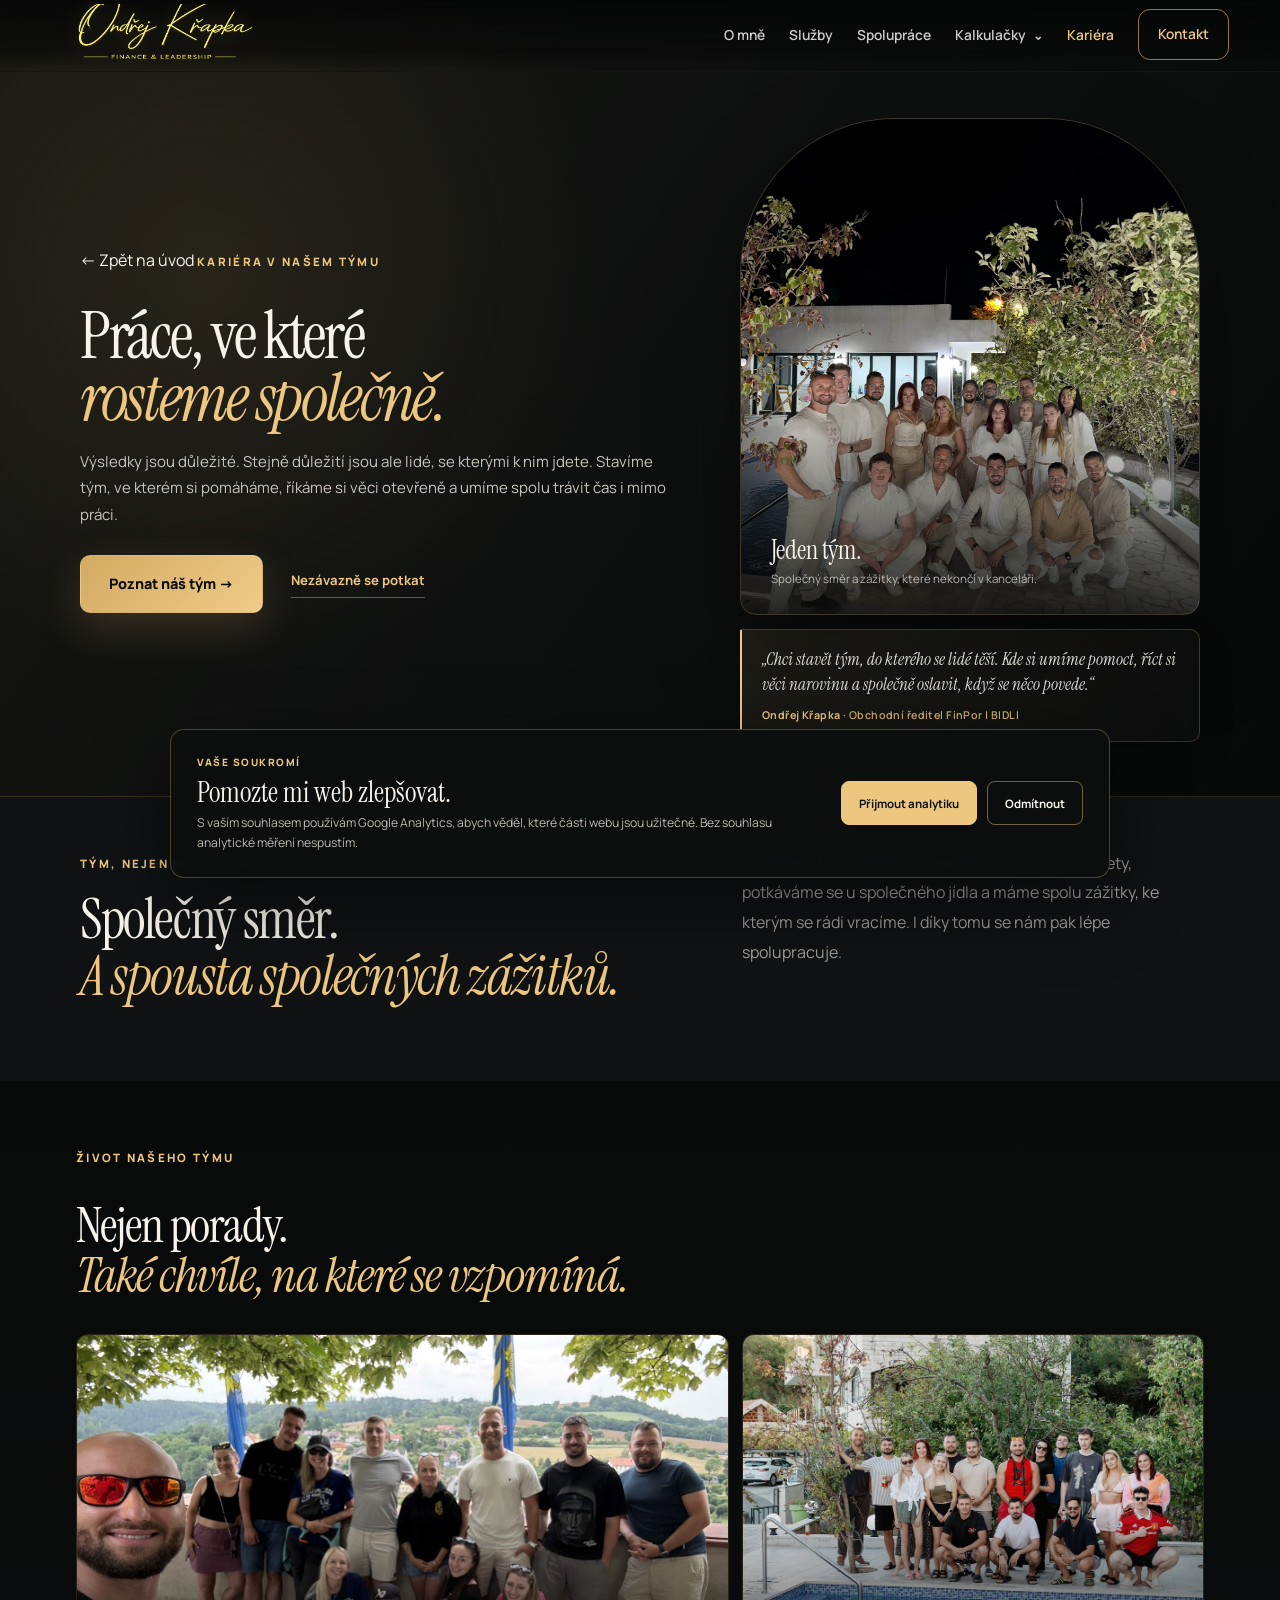
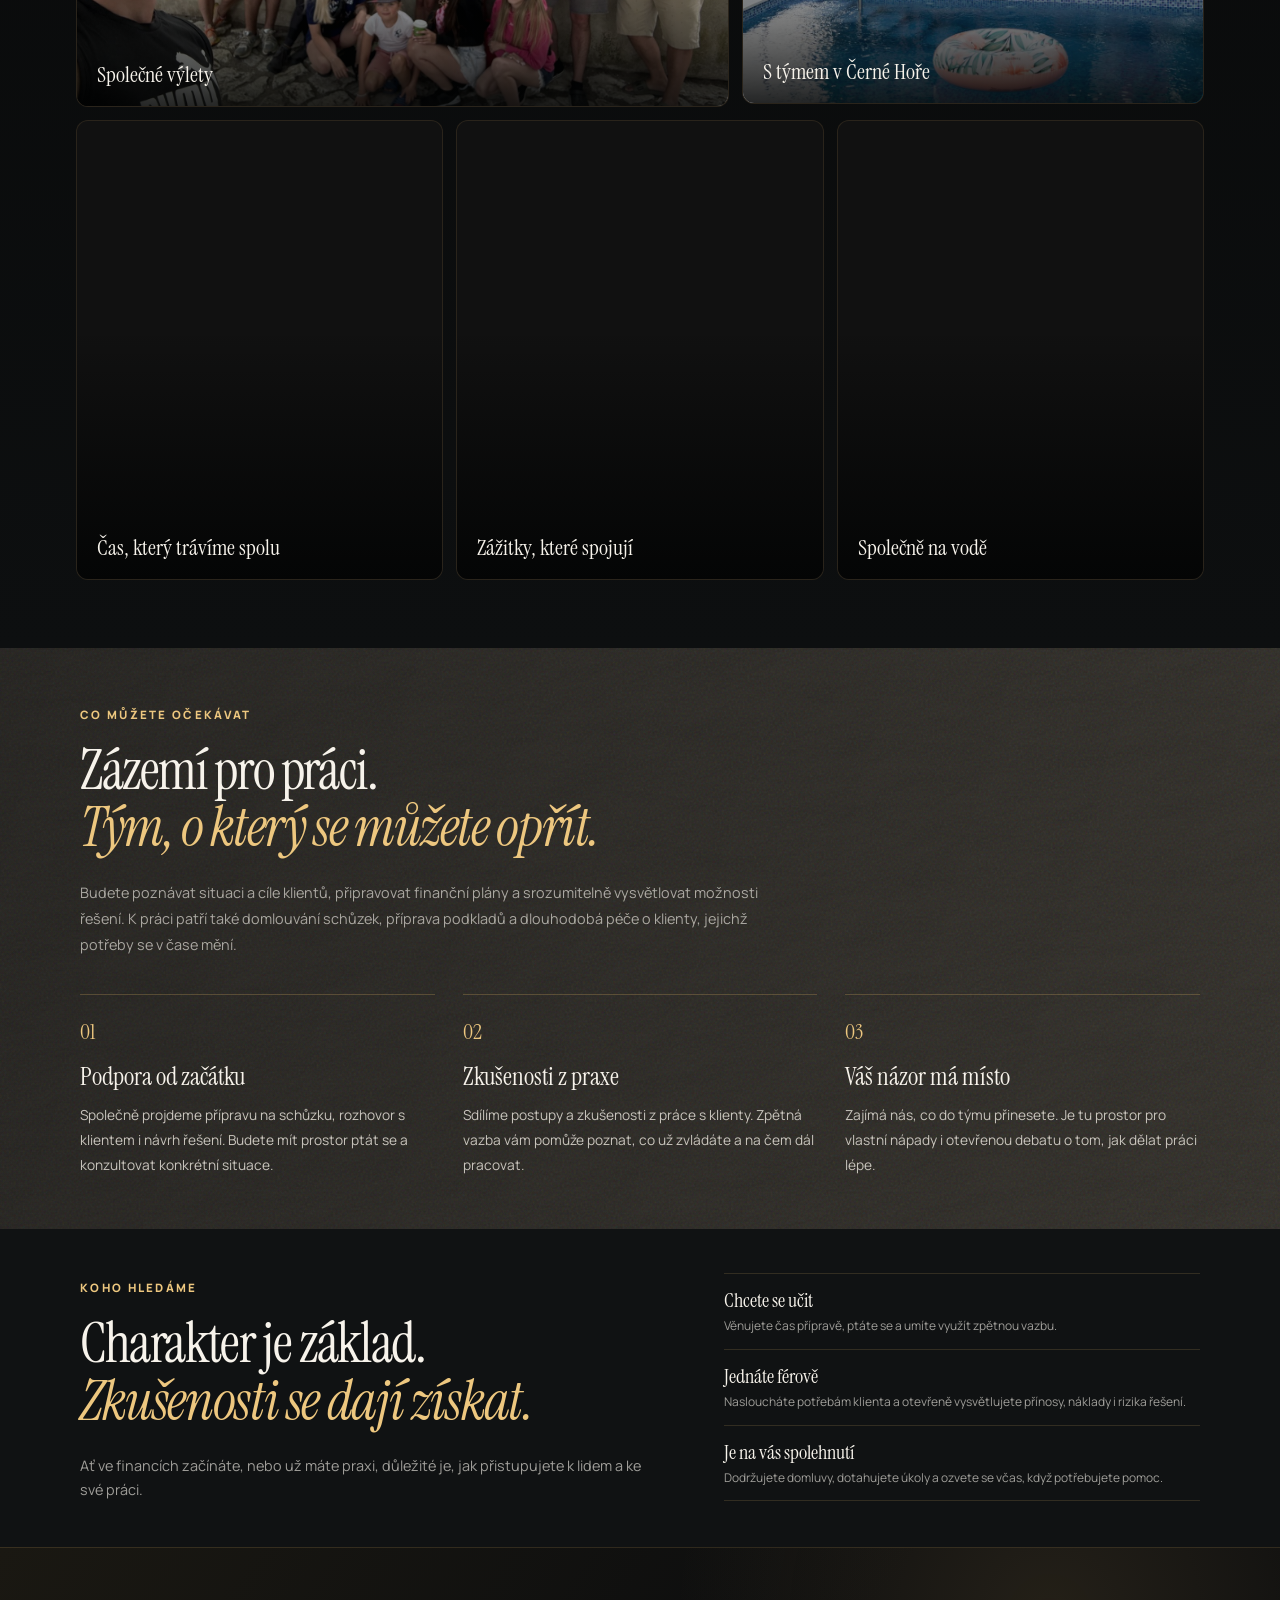
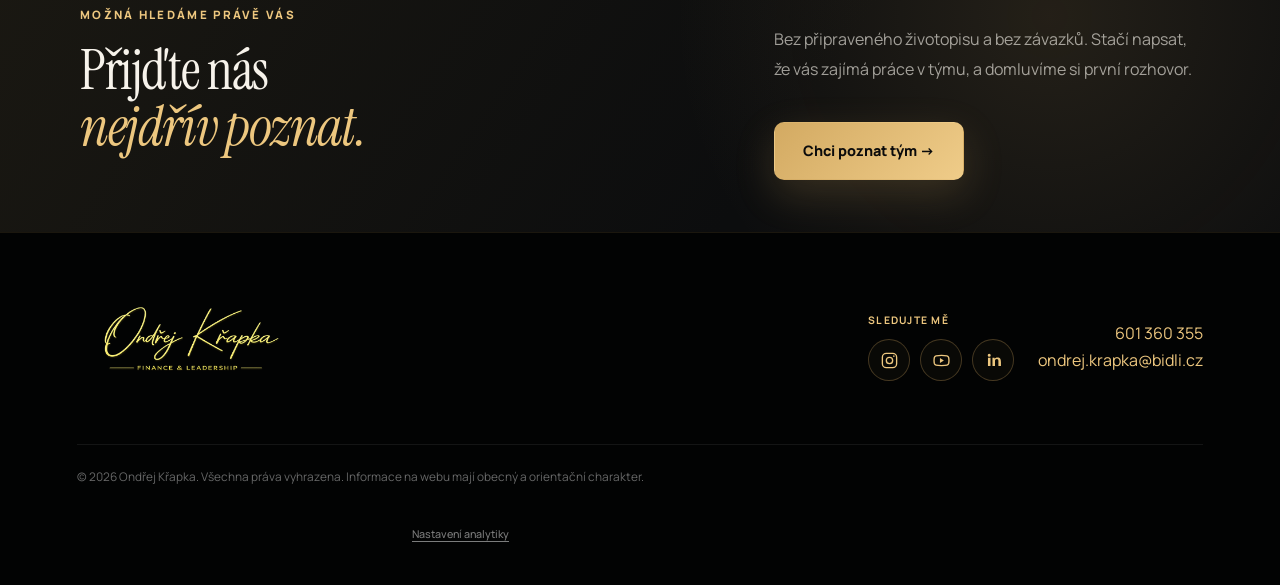
<file: kariera.html>
<!DOCTYPE html>
<html lang="cs">
<head>
  <meta charset="UTF-8" />
  <meta name="viewport" content="width=device-width, initial-scale=1.0" />
  <meta name="description" content="Poznejte tým Ondřeje Křapky, jeho atmosféru, společné zážitky a možnosti profesního růstu ve financích." />
  <meta name="robots" content="index,follow,max-image-preview:large" />
  <title>Kariéra v týmu | Ondřej Křapka</title>
  <link rel="canonical" href="https://ondrejkrapka.cz/kariera.html" />
  <link rel="icon" href="logoHlavicka-optimized.png" type="image/png" />
  <meta property="og:locale" content="cs_CZ" />
  <meta property="og:type" content="website" />
  <meta property="og:title" content="Kariéra v týmu | Ondřej Křapka" />
  <meta property="og:description" content="Poznejte tým, společné zážitky a možnosti profesního růstu ve financích." />
  <meta property="og:url" content="https://ondrejkrapka.cz/kariera.html" />
  <meta property="og:image" content="https://ondrejkrapka.cz/assets/career/career-montenegro.jpg" />
  <meta name="twitter:card" content="summary_large_image" />
  <link rel="preconnect" href="https://fonts.googleapis.com">
  <link rel="preconnect" href="https://fonts.gstatic.com" crossorigin>
  <link href="https://fonts.googleapis.com/css2?family=Instrument+Serif:ital@0;1&family=Manrope:wght@400;500;600;700;800&display=swap" rel="stylesheet">
  <link rel="stylesheet" href="styles.css?v=analytics-1">
</head>
<body class="subpage kariera-page career-team-page">
  <header class="site-header">
    <a href="index.html#top" class="brand" aria-label="Ondřej Křapka – úvod"><picture><source media="(max-width: 700px)" srcset="logoHlavicka-mobile.png?v=1"><img src="logoHlavicka-optimized.png?v=1" alt="Ondřej Křapka – Finance & Leadership" decoding="async"></picture></a>
    <button class="menu-toggle" type="button" aria-label="Otevřít menu" aria-expanded="false"><span></span><span></span></button>
    <nav class="main-nav" aria-label="Hlavní navigace"><a href="index.html#o-mne">O mně</a><a href="spoluprace.html#sluzby">Služby</a><a href="spoluprace.html">Spolupráce</a><div class="nav-dropdown"><a href="kalkulacky.html">Kalkulačky</a><div class="nav-dropdown-menu"><a href="kalkulacky.html#mortgage">Hypoteční kalkulačka</a><a href="kalkulacky.html#investment">Investiční kalkulačka</a><a href="kalkulacky.html#insurance">Životní pojištění</a><a href="kalkulacky.html#pension">Penzijní plán</a><a href="kalkulacky.html#rentbuy">Nájem versus hypotéka</a><a href="kalkulacky.html#freedom">Finanční svoboda</a></div></div><a href="kariera.html" aria-current="page">Kariéra</a><a href="index.html#kontakt" class="nav-cta">Kontakt</a></nav>
  </header>

  <main id="top">
    <section class="career-team-hero" aria-labelledby="career-hero-title">
      <div class="career-team-hero-copy reveal">
        <a class="calculator-back" href="index.html">← Zpět na úvod</a>
        <span class="section-label">Kariéra v našem týmu</span>
        <h1 id="career-hero-title">Práce, ve které<br><em>rosteme společně.</em></h1>
        <p>Výsledky jsou důležité. Stejně důležití jsou ale lidé, se kterými k nim jdete. Stavíme tým, ve kterém si pomáháme, říkáme si věci otevřeně a umíme spolu trávit čas i mimo práci.</p>
        <div class="career-hero-actions"><a class="button button-primary" href="#nas-tym">Poznat náš tým →</a><a class="career-text-link" href="index.html?tema=kariera#kontakt">Nezávazně se potkat</a></div>
      </div>
      <div class="career-hero-visual reveal">
        <figure class="career-hero-photo">
          <img src="assets/career/career-hero.jpg" width="1350" height="1800" alt="Tým Ondřeje Křapky na společném večeru" fetchpriority="high" decoding="async">
          <figcaption><strong>Jeden tým.</strong><span>Společný směr a zážitky, které nekončí v kanceláři.</span></figcaption>
        </figure>
        <blockquote class="career-hero-motto">„Chci stavět tým, do kterého se lidé těší. Kde si umíme pomoct, říct si věci narovinu a společně oslavit, když se něco povede.“<cite>Ondřej Křapka <span>· Obchodní ředitel FinPor | BIDLI</span></cite></blockquote>
      </div>
    </section>

    <section id="nas-tym" class="section career-team-story" aria-labelledby="team-story-title">
      <div class="career-section-heading reveal"><span class="section-label">Tým, nejen kolegové</span><h2 id="team-story-title">Společný směr.<br><em>A spousta společných zážitků.</em></h2></div>
      <div class="career-story-copy reveal"><p>Známe se i mimo pracovní schůzky. Jezdíme na výlety, potkáváme se u společného jídla a máme spolu zážitky, ke kterým se rádi vracíme. I díky tomu se nám pak lépe spolupracuje.</p></div>
    </section>

    <section class="career-gallery-section" aria-labelledby="gallery-title">
      <div class="career-gallery-heading reveal"><span class="section-label">Život našeho týmu</span><h2 id="gallery-title">Nejen porady.<br><em>Také chvíle, na které se vzpomíná.</em></h2></div>
      <div class="career-gallery">
        <figure class="career-gallery-item career-gallery-wide reveal"><img src="assets/career/career-team-view.jpg" width="1600" height="1200" alt="Tým na společném výletě" loading="lazy" decoding="async"><figcaption>Společné výlety</figcaption></figure>
        <figure class="career-gallery-item career-gallery-tall reveal"><img src="assets/career/career-montenegro.jpg" width="1024" height="1536" alt="Tým na společném pobytu v Černé Hoře" loading="lazy" decoding="async"><figcaption>S týmem v Černé Hoře</figcaption></figure>
        <figure class="career-gallery-item reveal"><img src="assets/career/career-team-trip.jpg" width="1600" height="1200" alt="Tým před návštěvou pivovaru" loading="lazy" decoding="async"><figcaption>Čas, který trávíme spolu</figcaption></figure>
        <figure class="career-gallery-item career-gallery-tall reveal"><img src="assets/career/career-mountain-ride.jpg" width="1125" height="1500" alt="Společná jízda v horách" loading="lazy" decoding="async"><figcaption>Zážitky, které spojují</figcaption></figure>
        <figure class="career-gallery-item career-gallery-wide reveal"><img src="assets/career/career-river-two.jpg" width="1125" height="1500" alt="Tým při společném výletě u řeky" loading="lazy" decoding="async"><figcaption>Společně na vodě</figcaption></figure>
      </div>
    </section>

    <section class="section career-growth" aria-labelledby="growth-title">
      <div class="career-section-heading reveal"><span class="section-label">Co můžete očekávat</span><h2 id="growth-title">Zázemí pro práci.<br><em>Tým, o který se můžete opřít.</em></h2><p>Budete poznávat situaci a cíle klientů, připravovat finanční plány a srozumitelně vysvětlovat možnosti řešení. K práci patří také domlouvání schůzek, příprava podkladů a dlouhodobá péče o klienty, jejichž potřeby se v čase mění.</p></div>
      <div class="career-growth-grid">
        <article class="reveal"><span>01</span><h3>Podpora od začátku</h3><p>Společně projdeme přípravu na schůzku, rozhovor s klientem i návrh řešení. Budete mít prostor ptát se a konzultovat konkrétní situace.</p></article>
        <article class="reveal"><span>02</span><h3>Zkušenosti z praxe</h3><p>Sdílíme postupy a zkušenosti z práce s klienty. Zpětná vazba vám pomůže poznat, co už zvládáte a na čem dál pracovat.</p></article>
        <article class="reveal"><span>03</span><h3>Váš názor má místo</h3><p>Zajímá nás, co do týmu přinesete. Je tu prostor pro vlastní nápady i otevřenou debatu o tom, jak dělat práci lépe.</p></article>
      </div>
    </section>

    <section class="section career-fit" aria-labelledby="fit-title">
      <div class="career-fit-copy reveal"><span class="section-label">Koho hledáme</span><h2 id="fit-title">Charakter je základ.<br><em>Zkušenosti se dají získat.</em></h2><p>Ať ve financích začínáte, nebo už máte praxi, důležité je, jak přistupujete k lidem a ke své práci.</p></div>
      <ul class="career-fit-list reveal"><li><strong>Chcete se učit</strong><span>Věnujete čas přípravě, ptáte se a umíte využít zpětnou vazbu.</span></li><li><strong>Jednáte férově</strong><span>Nasloucháte potřebám klienta a otevřeně vysvětlujete přínosy, náklady i rizika řešení.</span></li><li><strong>Je na vás spolehnutí</strong><span>Dodržujete domluvy, dotahujete úkoly a ozvete se včas, když potřebujete pomoc.</span></li></ul>
    </section>

    <section class="section career-team-cta">
      <div class="reveal"><span class="section-label">Možná hledáme právě vás</span><h2>Přijďte nás<br><em>nejdřív poznat.</em></h2></div>
      <div class="reveal"><p>Bez připraveného životopisu a bez závazků. Stačí napsat, že vás zajímá práce v týmu, a domluvíme si první rozhovor.</p><a class="button button-primary" href="index.html?tema=kariera#kontakt">Chci poznat tým →</a></div>
    </section>
  </main>

  <footer class="site-footer"><div><img src="logoHlavicka-optimized.png?v=1" alt="Ondřej Křapka" loading="lazy" decoding="async"></div><nav class="footer-socials" aria-label="Sociální sítě"><span class="footer-socials-label">Sledujte mě</span><a href="https://www.instagram.com/ondrej.krapka/" target="_blank" rel="noopener noreferrer" aria-label="Instagram Ondřeje Křapky"><svg viewBox="0 0 24 24" aria-hidden="true"><rect x="3" y="3" width="18" height="18" rx="5"></rect><circle cx="12" cy="12" r="4"></circle><circle class="social-icon-dot" cx="17.5" cy="6.5" r="1"></circle></svg></a><a href="https://www.youtube.com/@OndrejKrapka" target="_blank" rel="noopener noreferrer" aria-label="YouTube Ondřeje Křapky"><svg viewBox="0 0 24 24" aria-hidden="true"><path d="M21 8.2a3 3 0 0 0-2.1-2.1C17 5.6 12 5.6 12 5.6s-5 0-6.9.5A3 3 0 0 0 3 8.2 15 15 0 0 0 2.6 12 15 15 0 0 0 3 15.8a3 3 0 0 0 2.1 2.1c1.9.5 6.9.5 6.9.5s5 0 6.9-.5a3 3 0 0 0 2.1-2.1 15 15 0 0 0 .4-3.8 15 15 0 0 0-.4-3.8Z"></path><path class="social-icon-fill" d="m10 15.2 5-3.2-5-3.2Z"></path></svg></a><a href="https://linkedin.com/in/ondrejkrapka?originalSubdomain=cz" target="_blank" rel="noopener noreferrer" aria-label="LinkedIn Ondřeje Křapky"><svg viewBox="0 0 24 24" aria-hidden="true"><path class="social-icon-fill" d="M5 8.5h3.2V19H5V8.5Zm1.6-5a1.9 1.9 0 1 1 0 3.8 1.9 1.9 0 0 1 0-3.8Zm3.6 5h3.1v1.4c.7-1.1 1.9-1.8 3.6-1.8 3.8 0 4.5 2.5 4.5 5.8V19h-3.2v-5.8c0-1.4 0-3.2-2-3.2s-2.3 1.5-2.3 3.1V19h-3.2V8.5Z"></path></svg></a></nav><div class="footer-links"><a href="tel:+420601360355">601 360 355</a><a href="mailto:ondrej.krapka@bidli.cz">ondrej.krapka@bidli.cz</a></div><p>© <span id="year"></span> Ondřej Křapka. Všechna práva vyhrazena. Informace na webu mají obecný a orientační charakter.</p></footer>
  <script src="analytics.js?v=1"></script>
  <script src="script.js?v=services-move-1"></script>
</body>
</html>
</file>
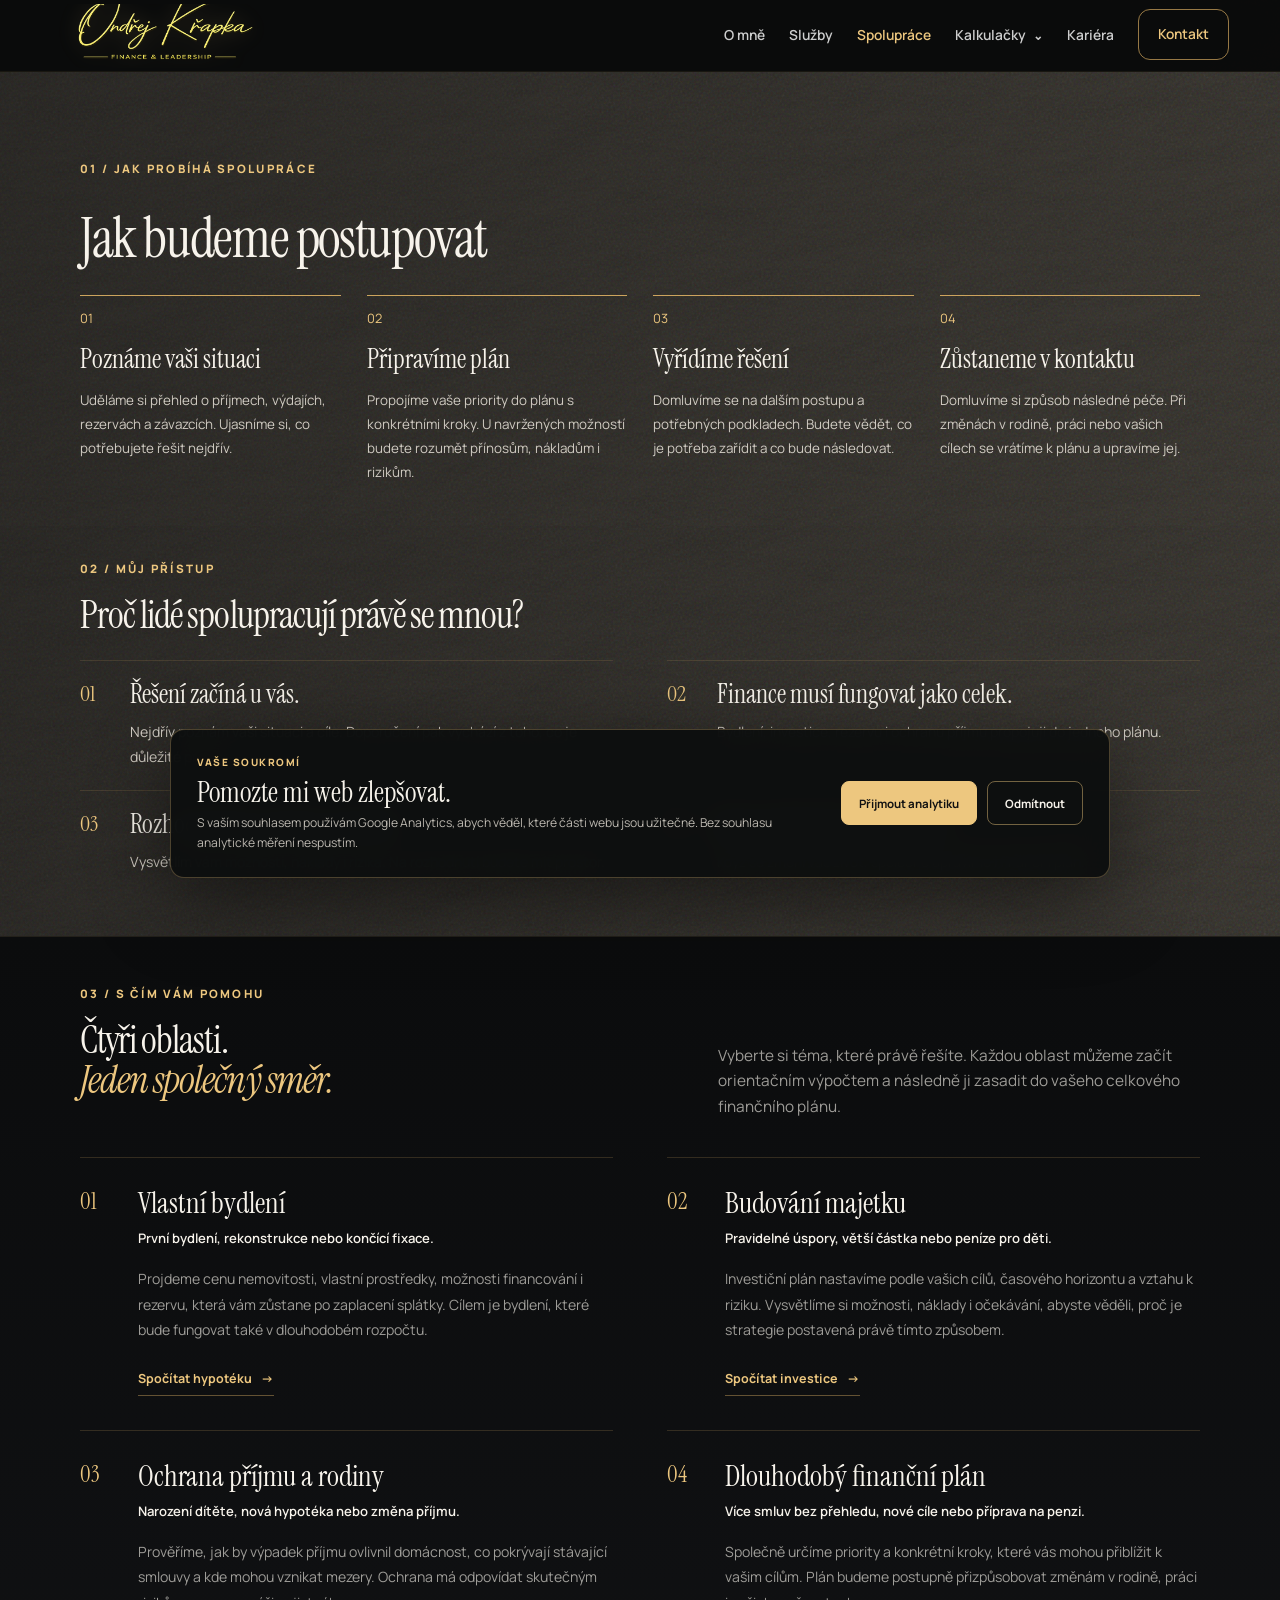
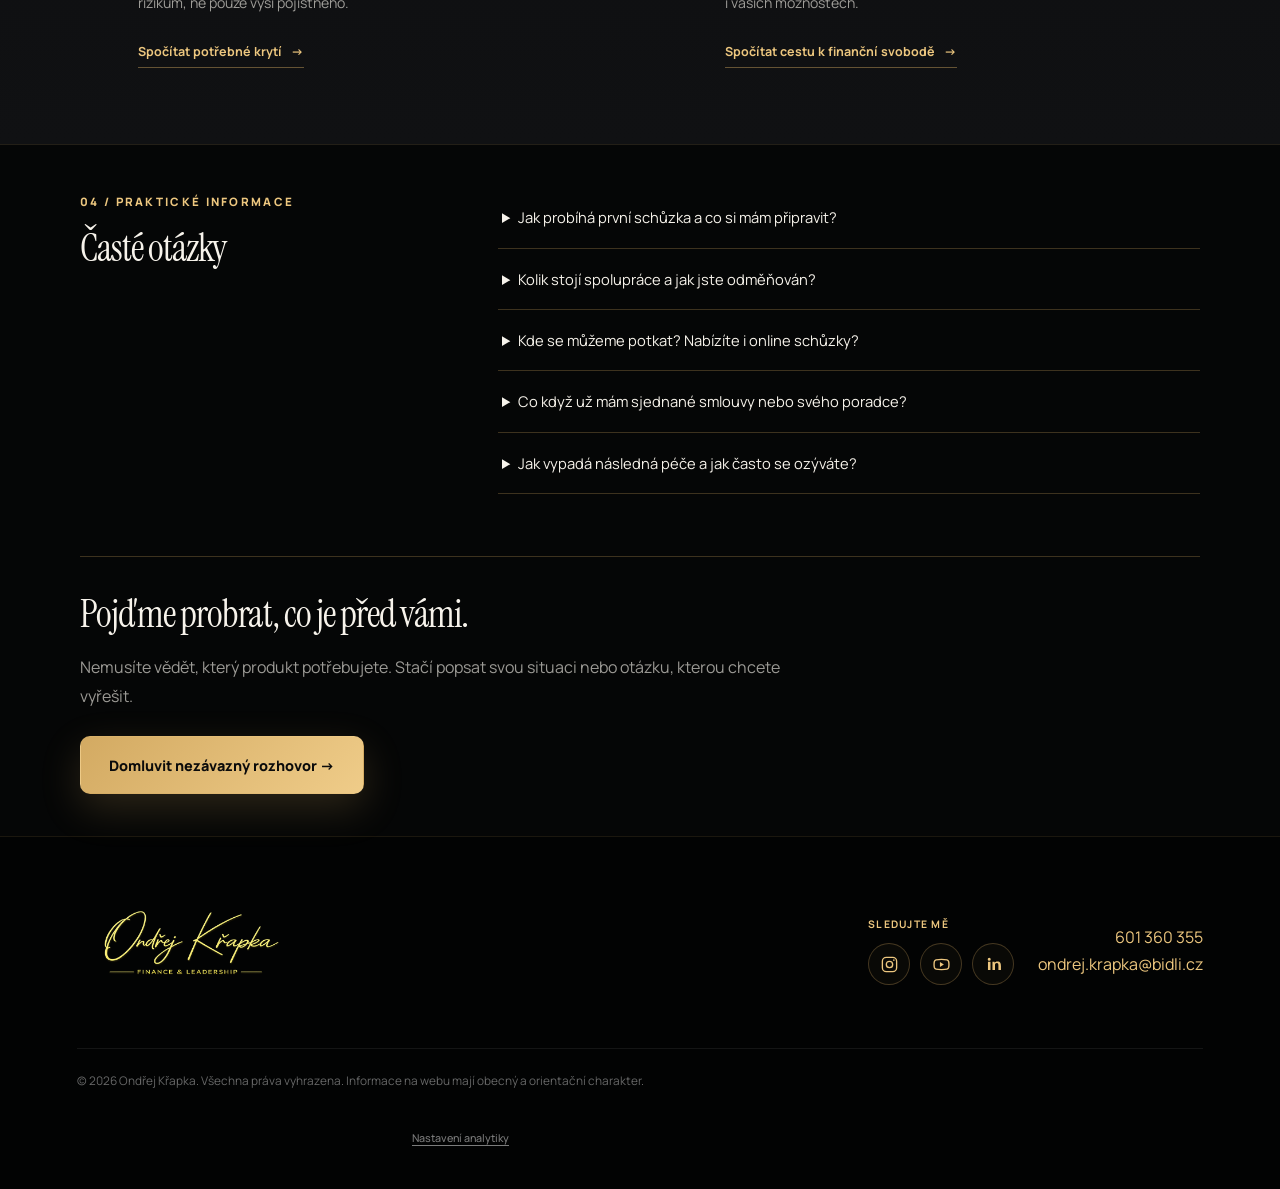
<file: spoluprace.html>
<!DOCTYPE html>
<html lang="cs">
<head>
  <meta charset="UTF-8" />
  <meta name="viewport" content="width=device-width, initial-scale=1.0" />
  <meta name="description" content="Osobní přístup, průběh spolupráce a příprava na první rozhovor s Ondřejem Křapkou." />
  <meta name="robots" content="index,follow,max-image-preview:large" />
  <title>Jak probíhá spolupráce | Ondřej Křapka</title>
  <link rel="canonical" href="https://ondrejkrapka.cz/spoluprace.html" />
  <link rel="icon" href="logoHlavicka-optimized.png" type="image/png" />
  <meta property="og:locale" content="cs_CZ" />
  <meta property="og:type" content="website" />
  <meta property="og:title" content="Jak probíhá spolupráce | Ondřej Křapka" />
  <meta property="og:description" content="Poznejte přístup, služby a průběh spolupráce s finančním poradcem Ondřejem Křapkou." />
  <meta property="og:url" content="https://ondrejkrapka.cz/spoluprace.html" />
  <meta property="og:image" content="https://ondrejkrapka.cz/hero-sterka-optimized.jpg" />
  <meta name="twitter:card" content="summary_large_image" />
  <link rel="preconnect" href="https://fonts.googleapis.com">
  <link rel="preconnect" href="https://fonts.gstatic.com" crossorigin>
  <link href="https://fonts.googleapis.com/css2?family=Instrument+Serif:ital@0;1&family=Manrope:wght@400;500;600;700;800&display=swap" rel="stylesheet">
    <link rel="stylesheet" href="styles.css?v=analytics-1">
</head>
<body class="subpage spoluprace-page"><header class="site-header">
    <a href="index.html#top" class="brand" aria-label="Ondřej Křapka – úvod"><picture><source media="(max-width: 700px)" srcset="logoHlavicka-mobile.png?v=1"><img src="logoHlavicka-optimized.png?v=1" alt="Ondřej Křapka – Finance & Leadership" decoding="async"></picture></a>
    <button class="menu-toggle" type="button" aria-label="Otevřít menu" aria-expanded="false"><span></span><span></span></button>
    <nav class="main-nav" aria-label="Hlavní navigace"><a href="index.html#o-mne">O mně</a><a href="spoluprace.html#sluzby">Služby</a><a href="spoluprace.html" aria-current="page">Spolupráce</a><div class="nav-dropdown"><a href="kalkulacky.html">Kalkulačky</a><div class="nav-dropdown-menu"><a href="kalkulacky.html#mortgage">Hypoteční kalkulačka</a><a href="kalkulacky.html#investment">Investiční kalkulačka</a><a href="kalkulacky.html#insurance">Životní pojištění</a><a href="kalkulacky.html#pension">Penzijní plán</a><a href="kalkulacky.html#rentbuy">Nájem versus hypotéka</a><a href="kalkulacky.html#freedom">Finanční svoboda</a></div></div><a href="kariera.html">Kariéra</a><a href="index.html#kontakt" class="nav-cta">Kontakt</a></nav>
  </header><main id="top"><section id="spoluprace-navrh" class="section draft-process cooperation-first" aria-labelledby="process-title">
      <div class="draft-wrap"><span class="section-label">01 / Jak probíhá spolupráce</span><h1 id="process-title">Jak budeme postupovat</h1>
      <ol class="process-steps"><li><span class="process-number">01</span><h3>Poznáme vaši situaci</h3><p>Uděláme si přehled o příjmech, výdajích, rezervách a závazcích. Ujasníme si, co potřebujete řešit nejdřív.</p></li><li><span class="process-number">02</span><h3>Připravíme plán</h3><p>Propojíme vaše priority do plánu s konkrétními kroky. U navržených možností budete rozumět přínosům, nákladům i rizikům.</p></li><li><span class="process-number">03</span><h3>Vyřídíme řešení</h3><p>Domluvíme se na dalším postupu a potřebných podkladech. Budete vědět, co je potřeba zařídit a co bude následovat.</p></li><li><span class="process-number">04</span><h3>Zůstaneme v kontaktu</h3><p>Domluvíme si způsob následné péče. Při změnách v rodině, práci nebo vašich cílech se vrátíme k plánu a upravíme jej.</p></li></ol></div>
    </section><section class="section about-page"><div class="about-page-inner"><div class="about-block reveal">
          <span class="section-label">02 / Můj přístup</span>
          <h2>Proč lidé spolupracují právě se mnou?</h2>
          <div class="about-principles">
            <article class="about-principle"><span class="about-number">01</span><div><h4>Řešení začíná u vás.</h4><p>Nejdřív poznám vaši situaci a cíle. Doporučení pak vychází z toho, co je důležité pro vás.</p></div></article>
            <article class="about-principle"><span class="about-number">02</span><div><h4>Finance musí fungovat jako celek.</h4><p>Bydlení, investice, rezervu i ochranu příjmu propojuji do jednoho plánu.</p></div></article>
            <article class="about-principle"><span class="about-number">03</span><div><h4>Rozhodnutím musíte rozumět.</h4><p>Vysvětlím vám možnosti, náklady i rizika. Na rozhodnutí budete mít prostor.</p></div></article>
            <article class="about-principle"><span class="about-number">04</span><div><h4>Jsem partner i po podpisu.</h4><p>Když se změní váš život, společně upravíme i finanční plán.</p></div></article>
          </div>
        </div></div></section><section id="sluzby" class="services services-editorial section cooperation-services" aria-labelledby="services-title">
      <div class="section-heading"><div><span class="section-label">03 / S čím vám pomohu</span><h2 id="services-title">Čtyři oblasti. <em>Jeden společný směr.</em></h2></div><p>Vyberte si téma, které právě řešíte. Každou oblast můžeme začít orientačním výpočtem a následně ji zasadit do vašeho celkového finančního plánu.</p></div>
      <div class="service-open-grid">
        <article class="service-open-item"><span class="service-open-number">01</span><div class="service-open-content"><h3>Vlastní bydlení</h3><strong>První bydlení, rekonstrukce nebo končící fixace.</strong><p>Projdeme cenu nemovitosti, vlastní prostředky, možnosti financování i rezervu, která vám zůstane po zaplacení splátky. Cílem je bydlení, které bude fungovat také v dlouhodobém rozpočtu.</p><a href="kalkulacky.html#mortgage">Spočítat hypotéku <span aria-hidden="true">→</span></a></div></article>
        <article class="service-open-item"><span class="service-open-number">02</span><div class="service-open-content"><h3>Budování majetku</h3><strong>Pravidelné úspory, větší částka nebo peníze pro děti.</strong><p>Investiční plán nastavíme podle vašich cílů, časového horizontu a vztahu k riziku. Vysvětlíme si možnosti, náklady i očekávání, abyste věděli, proč je strategie postavená právě tímto způsobem.</p><a href="kalkulacky.html#investment">Spočítat investice <span aria-hidden="true">→</span></a></div></article>
        <article class="service-open-item"><span class="service-open-number">03</span><div class="service-open-content"><h3>Ochrana příjmu a rodiny</h3><strong>Narození dítěte, nová hypotéka nebo změna příjmu.</strong><p>Prověříme, jak by výpadek příjmu ovlivnil domácnost, co pokrývají stávající smlouvy a kde mohou vznikat mezery. Ochrana má odpovídat skutečným rizikům, ne pouze výši pojistného.</p><a href="kalkulacky.html#insurance">Spočítat potřebné krytí <span aria-hidden="true">→</span></a></div></article>
        <article class="service-open-item"><span class="service-open-number">04</span><div class="service-open-content"><h3>Dlouhodobý finanční plán</h3><strong>Více smluv bez přehledu, nové cíle nebo příprava na penzi.</strong><p>Společně určíme priority a konkrétní kroky, které vás mohou přiblížit k vašim cílům. Plán budeme postupně přizpůsobovat změnám v rodině, práci i vašich možnostech.</p><a href="kalkulacky.html#freedom">Spočítat cestu k finanční svobodě <span aria-hidden="true">→</span></a></div></article>
      </div>
    </section><section id="otazky-navrh" class="section draft-faq" aria-labelledby="faq-title">
      <div class="draft-wrap"><div class="faq-layout"><div><span class="section-label">04 / Praktické informace</span><span id="pruvodce-navrh" class="cooperation-anchor" aria-hidden="true"></span><h2 id="faq-title">Časté otázky</h2></div><div class="draft-faq-list"><details><summary>Jak probíhá první schůzka a co si mám připravit?</summary><p>Stačí vědět, co chcete řešit. Pokud máte po ruce přehled příjmů, výdajů, úspor, závazků a stávajících smluv, pomůže nám to. Konkrétní podklady si upřesníme podle tématu; nemusíte mít vše připravené předem.</p></details><details><summary>Kolik stojí spolupráce a jak jste odměňován?</summary><p>Konkrétní náklady a způsob odměňování si vyjasníme podle rozsahu spolupráce a navrhovaného řešení. Při prvním kontaktu se na ně můžete rovnou zeptat.</p></details><details><summary>Kde se můžeme potkat? Nabízíte i online schůzky?</summary><p>Ano, nabízím také online schůzky. Osobně se s klienty nejčastěji potkávám v Mostě a Praze. Napište mi, jaká forma setkání vám vyhovuje, a domluvíme si konkrétní místo a termín. Případné další kroky upřesníme podle toho, co potřebujete řešit.</p></details><details><summary>Co když už mám sjednané smlouvy nebo svého poradce?</summary><p>Začneme přehledem toho, co už máte. Projdeme, jak stávající řešení odpovídají vašim cílům, a vysvětlíme si možnosti dalšího postupu.</p></details><details><summary>Jak vypadá následná péče a jak často se ozýváte?</summary><p>K plánu se vracíme, když se mění vaše situace nebo cíle. Způsob a četnost kontaktu si společně domluvíme.</p></details></div></div></div>
    </section><section class="section subpage-contact"><div class="draft-wrap"><h2>Pojďme probrat, co je před vámi.</h2><p>Nemusíte vědět, který produkt potřebujete. Stačí popsat svou situaci nebo otázku, kterou chcete vyřešit.</p><a class="button button-primary" href="index.html#kontakt">Domluvit nezávazný rozhovor →</a></div></section></main><footer class="site-footer"><div><img src="logoHlavicka-optimized.png?v=1" alt="Ondřej Křapka" loading="lazy" decoding="async"></div><nav class="footer-socials" aria-label="Sociální sítě"><span class="footer-socials-label">Sledujte mě</span><a href="https://www.instagram.com/ondrej.krapka/" target="_blank" rel="noopener noreferrer" aria-label="Instagram Ondřeje Křapky"><svg viewBox="0 0 24 24" aria-hidden="true"><rect x="3" y="3" width="18" height="18" rx="5"></rect><circle cx="12" cy="12" r="4"></circle><circle class="social-icon-dot" cx="17.5" cy="6.5" r="1"></circle></svg></a><a href="https://www.youtube.com/@OndrejKrapka" target="_blank" rel="noopener noreferrer" aria-label="YouTube Ondřeje Křapky"><svg viewBox="0 0 24 24" aria-hidden="true"><path d="M21 8.2a3 3 0 0 0-2.1-2.1C17 5.6 12 5.6 12 5.6s-5 0-6.9.5A3 3 0 0 0 3 8.2 15 15 0 0 0 2.6 12 15 15 0 0 0 3 15.8a3 3 0 0 0 2.1 2.1c1.9.5 6.9.5 6.9.5s5 0 6.9-.5a3 3 0 0 0 2.1-2.1 15 15 0 0 0 .4-3.8 15 15 0 0 0-.4-3.8Z"></path><path class="social-icon-fill" d="m10 15.2 5-3.2-5-3.2Z"></path></svg></a><a href="https://linkedin.com/in/ondrejkrapka?originalSubdomain=cz" target="_blank" rel="noopener noreferrer" aria-label="LinkedIn Ondřeje Křapky"><svg viewBox="0 0 24 24" aria-hidden="true"><path class="social-icon-fill" d="M5 8.5h3.2V19H5V8.5Zm1.6-5a1.9 1.9 0 1 1 0 3.8 1.9 1.9 0 0 1 0-3.8Zm3.6 5h3.1v1.4c.7-1.1 1.9-1.8 3.6-1.8 3.8 0 4.5 2.5 4.5 5.8V19h-3.2v-5.8c0-1.4 0-3.2-2-3.2s-2.3 1.5-2.3 3.1V19h-3.2V8.5Z"></path></svg></a></nav><div class="footer-links"><a href="tel:+420601360355">601 360 355</a><a href="mailto:ondrej.krapka@bidli.cz">ondrej.krapka@bidli.cz</a></div><p>© <span id="year"></span> Ondřej Křapka. Všechna práva vyhrazena. Informace na webu mají obecný a orientační charakter.</p></footer><script src="analytics.js?v=1"></script>
  <script src="script.js?v=services-move-1"></script></body></html>
</file>
<file: styles.css>
:root{
      --black:#050606;
      --black-soft:#0b0c0d;
      --panel:#101112;
      --gold:#cda45e;
      --gold-light:#edc77f;
      --white:#f7f3eb;
      --muted:rgba(247,243,235,.62);
      --line:rgba(205,164,94,.28);
      --shadow:0 24px 70px rgba(0,0,0,.35);
    }
    *{box-sizing:border-box}
    html{scroll-behavior:smooth}
    body{margin:0;background:var(--black);color:var(--white);font-family:"Manrope",sans-serif;line-height:1.65;overflow-x:hidden}
    body.menu-open{overflow:hidden}
    a{color:inherit;text-decoration:none}
    img{display:block;max-width:100%}
    button,input,textarea,select{font:inherit}

    .site-header{position:fixed;top:-10px;left:0;right:0;z-index:100;display:flex;align-items:flex-start;justify-content:space-between;padding:18px clamp(22px,4vw,72px) 0;transition:top .35s ease,padding .35s ease,background .35s ease,backdrop-filter .35s ease,border-color .35s ease}
    .site-header.scrolled{top:0;height:72px;min-height:72px;max-height:72px;align-items:center;padding:0 clamp(22px,4vw,72px);overflow:visible;background:rgba(5,6,6,.72);backdrop-filter:blur(12px);border-bottom:1px solid rgba(205,164,94,.08)}
    .brand{display:flex;align-items:center;width:clamp(270px,21vw,380px);margin-top:-2px;opacity:0;transform:translateY(10px);animation:brandEnter .8s cubic-bezier(.2,.7,.2,1) .08s forwards;transition:width .35s ease,height .35s ease,margin .35s ease}
    .brand img{display:block;width:100%;height:auto;max-height:none;object-fit:contain;mix-blend-mode:screen;filter:drop-shadow(0 0 10px rgba(237,199,127,.2));transition:transform .3s ease,filter .3s ease}.brand:hover img{transform:scale(1.03);filter:drop-shadow(0 0 16px rgba(237,199,127,.34))}
    .site-header.scrolled .brand{width:220px;height:64px;margin:0;overflow:hidden;transform:none}
    .site-header.scrolled .brand img{width:100%;height:100%;object-fit:contain;object-position:left center}
    .main-nav{display:flex;align-items:center;gap:32px;margin-top:8px;font-size:.86rem;font-weight:600;transform:none;opacity:0;animation:navEnter .8s cubic-bezier(.2,.7,.2,1) .18s forwards}
    .site-header.scrolled .main-nav{margin-top:0}
    .main-nav a{color:rgba(255,255,255,.8);transition:.25s ease}
    .main-nav a:hover{color:var(--gold-light)}
    .main-nav .nav-cta{margin-top:-2px;padding:13px 19px;border:1px solid rgba(205,164,94,.72);border-radius:12px;color:var(--gold-light)}
    .menu-toggle{display:none}

    .hero{position:relative;min-height:100svh;display:flex;align-items:flex-end;overflow:hidden;background:#050606}
    .hero-image{position:absolute;inset:0;width:100%;max-width:none;height:100%;object-fit:cover;object-position:center center;filter:saturate(.98) contrast(1.08) brightness(1.06)}
    .hero-overlay{position:absolute;inset:0;z-index:1;background:radial-gradient(circle at 28% 24%,rgba(205,164,94,.14),transparent 26%),linear-gradient(90deg,rgba(0,0,0,.40) 0%,rgba(0,0,0,.32) 28%,rgba(0,0,0,.06) 62%,rgba(0,0,0,.12) 100%),linear-gradient(0deg,rgba(0,0,0,.64) 0%,transparent 39%)}
    @media(min-width:1500px){.hero-image{object-position:40% center}}
    .hero-content{position:relative;z-index:2;width:min(760px,90%);padding:210px clamp(24px,4vw,72px) 48px}
    .eyebrow,.section-label{display:inline-block;margin-bottom:18px;color:var(--gold-light);font-size:.72rem;font-weight:800;letter-spacing:.2em;text-transform:uppercase}
    .hero h1,.section h2{font-family:"Instrument Serif",serif;font-weight:400;letter-spacing:-.025em}
    .hero h1{max-width:660px;margin:0;font-size:clamp(3.5rem,5.2vw,6.4rem);line-height:.92}
    .hero h1 em{
      display:block;
      color:var(--gold-light);
      font-style:italic;
      background:linear-gradient(
        105deg,
        #9f7838 0%,
        #cda45e 24%,
        #edc77f 43%,
        #fff3cf 50%,
        #edc77f 57%,
        #cda45e 76%,
        #9f7838 100%
      );
      background-size:240% 100%;
      background-position:100% 50%;
      -webkit-background-clip:text;
      background-clip:text;
      -webkit-text-fill-color:transparent;
      animation:future-title-shimmer 8s cubic-bezier(.42,0,.58,1) infinite;
    }
    @keyframes future-title-shimmer{
      0%,18%{background-position:100% 50%}
      58%,100%{background-position:-100% 50%}
    }
    .hero-lead{max-width:610px;margin:30px 0 0;color:rgba(255,255,255,.72);font-size:clamp(1rem,1.1vw,1.14rem)}
    .hero-lead strong{display:block;margin-top:16px;color:var(--gold-light);font-weight:600}
    .hero-actions{display:flex;gap:16px;flex-wrap:wrap;margin-top:34px}
    .button{display:inline-flex;align-items:center;justify-content:center;min-height:58px;padding:0 28px;border-radius:10px;border:1px solid transparent;font-size:.9rem;font-weight:800;transition:.25s ease;cursor:pointer}
    .button:hover{transform:translateY(-2px)}
    .button-primary{background:linear-gradient(135deg,#d3aa62,#efcc89);color:#0b0b0b;box-shadow:0 14px 40px rgba(205,164,94,.2)}
    .button-primary:hover{box-shadow:0 18px 48px rgba(205,164,94,.3)}
    .button-ghost{border-color:rgba(205,164,94,.55);color:var(--white);background:rgba(0,0,0,.22)}
    .button-ghost:hover{border-color:var(--gold-light);color:var(--gold-light)}
    .hero-note{margin-top:15px;color:rgba(255,255,255,.5);font-size:.73rem}
    .hero-note span{color:var(--gold-light);padding:0 8px}
    .hero-badge{position:absolute;z-index:2;right:clamp(26px,5vw,90px);bottom:28px;width:156px;height:156px;display:grid;place-content:center;text-align:center;border:1px solid rgba(205,164,94,.65);border-radius:50%;background:rgba(0,0,0,.25);backdrop-filter:blur(8px);font-size:.65rem;text-transform:uppercase;letter-spacing:.13em;color:rgba(255,255,255,.58)}
    .hero-badge strong{display:block;margin:5px 0;color:var(--gold-light);font-size:2rem;letter-spacing:-.04em}


    .section{padding:clamp(90px,9vw,145px) clamp(22px,6vw,100px)}
    .section h2{margin:0;font-size:clamp(2.8rem,4.6vw,5.2rem);line-height:1}
    .about-showcase{display:grid;grid-template-columns:1fr 1fr;min-height:650px;padding:0;background:linear-gradient(180deg,#101113 0%,#141517 100%);border-top:0;border-bottom:1px solid rgba(205,164,94,.14)}
    .about-copy{padding:clamp(72px,7vw,112px) clamp(25px,6vw,100px);display:flex;flex-direction:column;justify-content:center}
    .about-copy p{max-width:620px;color:var(--muted);font-size:1.03rem}
    .text-link{display:inline-flex;align-items:center;gap:12px;width:max-content;margin-top:18px;color:var(--gold-light);font-weight:700;border-bottom:1px solid var(--gold);padding-bottom:5px}
    .about-photo{min-height:570px;margin-top:80px;background:linear-gradient(90deg,#101113 0%,rgba(16,17,19,.38) 18%,transparent 34%),url('business10.jpg') center 18%/cover no-repeat;filter:saturate(.64) contrast(1.06)}


    .hero-services{max-width:720px;letter-spacing:.02em}

    /* Silna druha sekce: duvera pred produkty */
    .trust-section{display:grid;grid-template-columns:minmax(0,1.05fr) minmax(420px,.95fr);min-height:760px;background:linear-gradient(135deg,#111315 0%,#0b0c0e 58%,#080909 100%);border-top:1px solid rgba(205,164,94,.10);border-bottom:1px solid rgba(205,164,94,.14);overflow:hidden}
    .trust-copy{padding:clamp(78px,8vw,132px) clamp(28px,6vw,104px);display:flex;flex-direction:column;justify-content:center}
    .trust-copy h2{max-width:760px;margin:0;font-family:"Instrument Serif",serif;font-size:clamp(3.2rem,5vw,5.8rem);font-weight:400;line-height:.96;letter-spacing:-.03em}
    .trust-lead{max-width:700px;margin:30px 0 0;color:rgba(247,243,235,.76);font-size:clamp(1.03rem,1.25vw,1.2rem);line-height:1.8}
    .trust-lead strong{color:var(--white);font-weight:600}
    .trust-points{display:grid;gap:0;margin-top:42px;border-top:1px solid rgba(205,164,94,.20)}
    .trust-point{display:grid;grid-template-columns:44px 1fr;gap:18px;padding:24px 0;border-bottom:1px solid rgba(205,164,94,.16)}
    .trust-point-number{color:var(--gold-light);font-family:"Instrument Serif",serif;font-size:1.35rem;line-height:1.1}
    .trust-point h3{margin:0 0 6px;font-family:"Instrument Serif",serif;font-size:clamp(1.65rem,2vw,2.25rem);font-weight:400;line-height:1.05}
    .trust-point p{max-width:650px;margin:0;color:var(--muted);font-size:.92rem}
    .trust-photo{position:relative;min-height:760px;background:linear-gradient(90deg,#0b0c0e 0%,rgba(11,12,14,.25) 18%,transparent 36%),url('business10.jpg') center 18%/cover no-repeat;filter:saturate(.9) contrast(1.02)}
    .trust-photo::after{content:"";position:absolute;inset:0;background:linear-gradient(0deg,rgba(5,6,6,.58) 0%,transparent 34%),linear-gradient(90deg,rgba(5,6,6,.18),transparent 45%)}
    .trust-signature{position:absolute;z-index:1;left:42px;bottom:38px;max-width:270px;color:rgba(255,255,255,.62);font-size:.75rem;letter-spacing:.08em;text-transform:uppercase}
    .trust-signature strong{display:block;margin-top:5px;color:var(--gold-light);font-family:"Instrument Serif",serif;font-size:1.7rem;font-weight:400;letter-spacing:0;text-transform:none}
    .trust-authority{position:absolute;z-index:2;bottom:130px;right:34px;width:min(310px,calc(100% - 68px));padding:20px 22px;border:1px solid rgba(205,164,94,.22);border-radius:16px;background:rgba(7,8,8,.62);backdrop-filter:blur(12px);box-shadow:0 20px 55px rgba(0,0,0,.28)}
    .trust-authority span{display:block;margin-bottom:13px;color:var(--gold-light);font-size:.66rem;font-weight:800;letter-spacing:.16em;text-transform:uppercase}
    .trust-authority ul{display:grid;gap:10px;margin:0;padding:0;list-style:none}
    .trust-authority li{position:relative;padding-left:16px;color:rgba(255,255,255,.74);font-size:.78rem;line-height:1.45}
    .trust-authority li::before{content:"";position:absolute;left:0;top:.62em;width:5px;height:5px;border-radius:50%;background:var(--gold-light);box-shadow:0 0 10px rgba(237,199,127,.55)}
    .trust-closing{max-width:760px;margin:34px 0 0;padding:26px 0 0;border-top:1px solid rgba(205,164,94,.18);font-family:"Instrument Serif",serif;font-size:clamp(1.75rem,2.4vw,2.7rem);line-height:1.08;color:var(--white)}
    .trust-closing em{color:var(--gold-light);font-style:italic}
    .trust-closing-sub{margin:10px 0 0;font-family:"Instrument Serif",serif;font-size:clamp(1.6rem,2.2vw,2.4rem);color:var(--gold-light);font-style:italic}
    .about-intro strong{display:block;margin-bottom:8px;color:var(--white);font-family:"Instrument Serif",serif;font-size:1.55rem;font-weight:400}
    .about-values{display:flex;align-items:center;flex-wrap:wrap;gap:14px;margin:28px 0 2px;color:var(--gold-light);font-size:.76rem;font-weight:800;letter-spacing:.12em;text-transform:uppercase}.about-values span:not(:last-child)::after{content:"•";display:inline-block;margin-left:14px;color:rgba(237,199,127,.48)}
    .journey{display:grid;grid-template-columns:minmax(280px,.8fr) minmax(0,1.2fr);gap:clamp(50px,8vw,120px);background:linear-gradient(180deg,#151618 0%,#111214 100%);border-top:1px solid rgba(205,164,94,.10);border-bottom:1px solid rgba(205,164,94,.12)}.journey-copy{position:sticky;top:120px;align-self:start}.journey-copy p{max-width:520px;color:var(--muted)}
    .timeline{border-top:1px solid var(--line)}.timeline-item{display:grid;grid-template-columns:110px 1fr;gap:28px;padding:34px 0;border-bottom:1px solid var(--line)}.timeline-year{color:var(--gold-light);font-family:"Instrument Serif",serif;font-size:2.4rem;line-height:1}.timeline-item h3{margin:0 0 8px;font-family:"Instrument Serif",serif;font-size:2rem;font-weight:400}.timeline-item p{margin:0;color:var(--muted)}

    .quote{position:relative;overflow:hidden;text-align:center;background:linear-gradient(180deg,#0c0d0f 0%,#101113 100%);padding:clamp(28px,3vw,46px) 24px 18px;border-top:1px solid rgba(205,164,94,.10);border-bottom:0}
    .quote::after{content:"";position:absolute;left:-5%;right:-5%;bottom:-112px;height:220px;background:repeating-radial-gradient(ellipse at center,transparent 0 18px,rgba(205,164,94,.12) 19px 20px);opacity:.32;transform:scaleY(.28)}
    .quote-mark{color:var(--gold-light);font-family:"Instrument Serif",serif;font-size:3rem;line-height:.65;margin-top:0}
    .quote blockquote{position:relative;z-index:1;max-width:950px;margin:14px auto 0;font-family:"Instrument Serif",serif;font-size:clamp(2.25rem,4vw,4.7rem);line-height:1.02}
    .quote blockquote em{display:block;color:var(--gold-light)}

    .services{padding-top:clamp(70px,7vw,105px);padding-bottom:clamp(70px,7vw,105px);background:linear-gradient(180deg,#0b0c0d 0%,#101113 100%);border-top:1px solid rgba(205,164,94,.10);border-bottom:1px solid rgba(205,164,94,.12)}
    .section-heading{display:grid;grid-template-columns:minmax(0,1.15fr) minmax(280px,.55fr);align-items:end;gap:clamp(36px,7vw,100px);margin-bottom:38px}
    .section-heading h2{max-width:760px;font-size:clamp(2.8rem,4vw,4.7rem)}
    .section-heading p{max-width:430px;margin:0;color:var(--muted);font-size:.96rem}
    .service-grid{display:grid;grid-template-columns:repeat(2,minmax(0,1fr));gap:12px}
    .service-card{position:relative;min-height:210px;padding:28px 30px;display:grid;grid-template-columns:auto 1fr;grid-template-rows:auto 1fr auto;column-gap:20px;border:1px solid rgba(205,164,94,.16);border-radius:14px;background:linear-gradient(145deg,rgba(255,255,255,.018),rgba(205,164,94,.018));overflow:hidden;transition:transform .25s ease,border-color .25s ease,background .25s ease}
    .service-card::after{content:"";position:absolute;inset:auto -30% -70% 20%;height:160px;background:radial-gradient(circle,rgba(205,164,94,.10),transparent 68%);opacity:0;transition:opacity .25s ease}
    .service-card:hover{transform:translateY(-3px);border-color:rgba(237,199,127,.38);background:linear-gradient(145deg,rgba(255,255,255,.025),rgba(205,164,94,.035))}
    .service-card:hover::after{opacity:1}
    .service-number{grid-row:1/4;color:rgba(237,199,127,.55);font-family:"Instrument Serif",serif;font-size:1.35rem;line-height:1}
    .service-card h3{margin:0 0 10px;font-family:"Instrument Serif",serif;font-size:clamp(1.8rem,2.4vw,2.7rem);font-weight:400;line-height:1.02}
    .service-card p{max-width:520px;margin:0;color:var(--muted);font-size:.9rem}
    .service-card a{position:relative;z-index:1;width:max-content;margin-top:20px;color:var(--gold-light);font-size:.78rem;font-weight:800;letter-spacing:.02em}



    .calculators{background:linear-gradient(180deg,#111214 0%,#191b1d 52%,#101113 100%);border-top:1px solid rgba(205,164,94,.14);border-bottom:1px solid rgba(205,164,94,.14)}
    .calculators>.section-heading,.calculators>.calculator-tabs,.calculators>.calculator-view{width:min(1020px,calc(100% - 48px));margin-left:auto;margin-right:auto}
    .calculator-shell{display:grid;grid-template-columns:minmax(0,.9fr) minmax(0,1.1fr);gap:0;margin-top:22px;overflow:hidden;border:1px solid rgba(205,164,94,.14);border-radius:20px;background:linear-gradient(180deg,#121416 0%,#0f1113 100%);backdrop-filter:blur(12px);box-shadow:0 26px 70px rgba(0,0,0,.30)}
    .calculator-panel,.calculator-result{background:transparent;border:0;border-radius:0;padding:28px;box-shadow:none}
    .calculator-panel{border-right:1px solid rgba(205,164,94,.14)}
    .calculator-panel h3,.calculator-result h3{margin:0 0 6px;font-family:"Instrument Serif",serif;font-size:clamp(1.8rem,2.4vw,2.2rem);font-weight:400}
    .calculator-intro{margin:0 0 18px;color:var(--muted);font-size:.86rem}
    .calc-field{display:grid;gap:7px;margin-bottom:16px}
    .calc-field-head{display:flex;align-items:center;justify-content:space-between;gap:16px}
    .calc-field label{font-size:.75rem;font-weight:700;color:rgba(255,255,255,.72)}
    .calc-value-wrap{position:relative;display:flex;align-items:center}
    .calc-value-wrap input{width:100%;padding:11px 50px 11px 13px;border:1px solid rgba(255,255,255,.11);border-radius:9px;background:#080909;color:#fff;outline:none;font-weight:700;font-size:.9rem}
    .calc-value-wrap input:focus{border-color:var(--gold)}
    .calc-value-wrap span{position:absolute;right:13px;color:rgba(255,255,255,.42);font-size:.72rem;font-weight:700;pointer-events:none}
    .calc-range{width:100%;accent-color:var(--gold);cursor:pointer}
    .calc-scale{display:flex;justify-content:space-between;color:rgba(255,255,255,.34);font-size:.7rem}
    .calc-derived{display:flex;align-items:center;justify-content:space-between;gap:18px;padding:17px 18px;border:1px solid rgba(205,164,94,.2);border-radius:12px;background:rgba(205,164,94,.05);margin-bottom:24px}
    .calc-derived span{color:var(--muted);font-size:.8rem}.calc-derived strong{color:var(--gold-light);font-size:1.1rem}
    .result-kicker{color:var(--gold-light);font-size:.66rem;font-weight:800;letter-spacing:.16em;text-transform:uppercase}
    .monthly-payment{margin:8px 0 20px;font-family:"Instrument Serif",serif;font-size:clamp(2.6rem,3.8vw,4rem);line-height:.92;color:var(--gold-light);letter-spacing:-.04em}
    .monthly-payment small{display:block;margin-top:12px;font-family:"Manrope",sans-serif;font-size:.78rem;color:rgba(255,255,255,.45);letter-spacing:0}
    .result-grid{display:grid;grid-template-columns:repeat(2,1fr);gap:9px;margin-bottom:18px}
    .result-item{padding:13px 14px;border:1px solid rgba(255,255,255,.07);border-radius:10px;background:#0a0b0b}
    .result-item span{display:block;color:rgba(255,255,255,.42);font-size:.63rem;text-transform:uppercase;letter-spacing:.08em}.result-item strong{display:block;margin-top:4px;font-size:.94rem}
    .ltv-bar{margin:24px 0 28px}.ltv-track{height:9px;border-radius:999px;background:rgba(255,255,255,.08);overflow:hidden}.ltv-fill{height:100%;width:80%;border-radius:inherit;background:linear-gradient(90deg,#cda45e,#edc77f);transition:width .35s ease}.ltv-labels{display:flex;justify-content:space-between;margin-top:8px;color:rgba(255,255,255,.38);font-size:.68rem}
    .chart-wrap{padding:14px;border:1px solid rgba(255,255,255,.07);border-radius:12px;background:#090a0a}.chart-head{display:flex;justify-content:space-between;gap:20px;align-items:end;margin-bottom:16px}.chart-head h4{margin:0;font-family:"Instrument Serif",serif;font-size:1.6rem;font-weight:400}.chart-legend{display:flex;gap:14px;flex-wrap:wrap;color:rgba(255,255,255,.5);font-size:.7rem}.chart-legend span::before{content:"";display:inline-block;width:9px;height:9px;margin-right:6px;border-radius:50%;background:var(--gold)}.chart-legend span:last-child::before{background:rgba(255,255,255,.24)}
    #mortgageChart{display:block;width:100%;height:190px}
    .calculator-disclaimer{margin:18px 0 0;color:rgba(255,255,255,.36);font-size:.7rem}
    .calculator-cta{display:flex;align-items:center;justify-content:space-between;gap:14px;margin-top:18px;padding-top:18px;border-top:1px solid rgba(255,255,255,.07)}.calculator-cta p{margin:0;color:var(--muted);font-size:.84rem}


    .nav-dropdown{position:relative;display:flex;align-items:center}
    .nav-dropdown>a{display:inline-flex;align-items:center;gap:7px}
    .nav-dropdown>a::after{content:"⌄";font-size:.75rem;transition:.25s ease}
    .nav-dropdown:hover>a::after,.nav-dropdown:focus-within>a::after{transform:rotate(180deg)}
    .nav-dropdown-menu{position:absolute;top:calc(100% + 14px);left:50%;width:285px;padding:10px;transform:translate(-50%,10px);border:1px solid rgba(205,164,94,.22);border-radius:14px;background:rgba(8,9,9,.97);box-shadow:0 22px 60px rgba(0,0,0,.45);backdrop-filter:blur(18px);opacity:0;visibility:hidden;transition:.25s ease}
    .nav-dropdown:hover .nav-dropdown-menu,.nav-dropdown:focus-within .nav-dropdown-menu{opacity:1;visibility:visible;transform:translate(-50%,0)}
    .nav-dropdown-menu a{display:block;padding:11px 13px;border-radius:9px;color:rgba(255,255,255,.72);font-size:.78rem}
    .nav-dropdown-menu a:hover{background:rgba(205,164,94,.08);color:var(--gold-light)}

    .calculator-tabs{display:flex;gap:10px;flex-wrap:wrap;margin:0 auto 24px}
    .calculator-tab{padding:12px 16px;border:1px solid rgba(205,164,94,.22);border-radius:999px;background:transparent;color:rgba(255,255,255,.62);font-size:.76rem;font-weight:800;cursor:pointer;transition:.25s ease}
    .calculator-tab:hover,.calculator-tab.active{background:linear-gradient(135deg,#d3aa62,#efcc89);border-color:transparent;color:#0a0b0b}
    .calculator-view{display:none}.calculator-view.active{display:block}
    .calculator-shell{align-items:start}
    .compact-grid{display:grid;grid-template-columns:1fr 1fr;gap:12px}
    .compact-grid .calc-field{margin-bottom:6px}
    .select-wrap select{width:100%;padding:14px 15px;border:1px solid rgba(255,255,255,.12);border-radius:10px;background:#080909;color:#fff;outline:none;font-weight:700}
    .select-wrap select:focus{border-color:var(--gold)}
    .metric-highlight{padding:22px;border:1px solid rgba(205,164,94,.2);border-radius:14px;background:rgba(205,164,94,.055);margin-bottom:24px}
    .metric-highlight span{display:block;color:rgba(255,255,255,.5);font-size:.72rem;text-transform:uppercase;letter-spacing:.12em}
    .metric-highlight strong{display:block;margin-top:7px;font-family:"Instrument Serif",serif;color:var(--gold-light);font-size:clamp(2.6rem,5vw,4.8rem);font-weight:400;line-height:1}
    .scenario-note{padding:14px 16px;border-left:2px solid var(--gold);background:rgba(205,164,94,.05);color:var(--muted);font-size:.78rem;margin:18px 0 0}
    .chart-canvas{display:block;width:100%;height:220px}
    .result-status{display:inline-flex;align-items:center;gap:8px;margin:0 0 18px;padding:8px 11px;border:1px solid rgba(205,164,94,.22);border-radius:999px;color:var(--gold-light);font-size:.7rem;font-weight:800;text-transform:uppercase;letter-spacing:.1em}
    .result-status::before{content:"";width:7px;height:7px;border-radius:50%;background:var(--gold-light);box-shadow:0 0 12px rgba(237,199,127,.65)}

    .contact{display:grid;grid-template-columns:.8fr 1.2fr;gap:clamp(50px,8vw,120px);background:linear-gradient(180deg,#0d0e10 0%,#070808 100%);border-top:1px solid rgba(205,164,94,.10)}
    .contact p{color:var(--muted)}
    .contact-direct{display:grid;gap:6px;margin-top:30px;font-weight:700;color:var(--gold-light)}
    .contact-form{padding:clamp(28px,4vw,48px);background:#101111;border:1px solid rgba(205,164,94,.2);border-radius:16px;box-shadow:var(--shadow)}
    .form-row{display:grid;grid-template-columns:1fr 1fr;gap:16px}
    .contact-form label{display:grid;gap:8px;margin-bottom:16px;color:rgba(255,255,255,.68);font-size:.76rem;font-weight:700}
    .contact-form input,.contact-form textarea,.contact-form select{width:100%;padding:14px 15px;border:1px solid rgba(255,255,255,.12);border-radius:9px;background:#080909;color:white;outline:none}
    .contact-form input:focus,.contact-form textarea:focus,.contact-form select:focus{border-color:var(--gold)}
    .contact-form option{color:#111}
    .consent{grid-template-columns:auto 1fr!important;align-items:start}.consent input{width:17px;margin-top:2px}
    .contact-form small{display:block;margin-top:14px;color:rgba(255,255,255,.35)}


    /* Two-step contact journey */
    .contact{grid-template-columns:minmax(0,.78fr) minmax(420px,620px);align-items:start}
    .contact-journey{width:100%;max-width:620px;justify-self:end}
    .future-picker{display:grid;grid-template-columns:1fr 1fr;gap:14px;margin:8px 0 0}
    .future-option{display:flex;flex-direction:column;align-items:flex-start;gap:6px;min-height:118px;padding:22px;border:1px solid rgba(205,164,94,.22);border-radius:16px;background:linear-gradient(145deg,rgba(255,255,255,.025),rgba(205,164,94,.025));color:var(--white);text-align:left;cursor:pointer;transition:transform .25s ease,border-color .25s ease,background .25s ease,box-shadow .25s ease,opacity .25s ease}
    .future-option:hover,.future-option:focus-visible{transform:translateY(-3px);border-color:rgba(237,199,127,.72);background:rgba(205,164,94,.07);box-shadow:0 16px 40px rgba(0,0,0,.24);outline:none}
    .future-option.active{border-color:var(--gold-light);background:linear-gradient(135deg,rgba(205,164,94,.16),rgba(255,255,255,.025));box-shadow:0 0 0 1px rgba(237,199,127,.08),0 18px 45px rgba(0,0,0,.28)}
    .future-option strong{font-family:"Instrument Serif",serif;font-size:1.55rem;font-weight:400;line-height:1.05}
    .future-option span{color:var(--muted);font-size:.76rem}
    .contact-step{transition:opacity .28s ease,transform .28s ease,max-height .35s ease}
    .contact-step.hidden{max-height:0;overflow:hidden;opacity:0;transform:translateY(12px);pointer-events:none}
    .contact-form{max-width:620px;padding:30px 32px;border-radius:20px}
    .contact-form-head{display:flex;align-items:flex-start;justify-content:space-between;gap:20px;margin-bottom:24px}
    .contact-form-head h3{margin:0;font-family:"Instrument Serif",serif;font-size:2.15rem;font-weight:400;line-height:1.05}
    .selected-future{margin-top:8px;color:var(--gold-light);font-size:.78rem;font-weight:800;letter-spacing:.08em;text-transform:uppercase}
    .change-future{border:0;background:transparent;color:rgba(255,255,255,.52);cursor:pointer;font-size:.72rem;text-decoration:underline;text-underline-offset:4px}
    .contact-form .form-row{gap:12px}
    .contact-form label{margin-bottom:13px}
    .contact-form input,.contact-form textarea{padding:12px 13px}
    .contact-form textarea{min-height:96px;resize:vertical}
    .contact-form .button{width:100%;min-height:54px}
    .contact-note{margin:14px 0 0;color:rgba(255,255,255,.42);font-size:.7rem;text-align:center}

    .site-footer{padding:40px clamp(22px,6vw,100px);display:grid;grid-template-columns:1fr auto auto;align-items:center;gap:24px;background:#020303;border-top:1px solid rgba(205,164,94,.12)}
    .site-footer img{width:220px;mix-blend-mode:screen}.footer-links{display:grid;text-align:right;color:var(--gold-light)}
    .footer-socials{display:grid;grid-template-columns:repeat(3,42px);align-items:center;gap:10px}.footer-socials-label{grid-column:1/-1;color:var(--gold-light);font-size:.65rem;font-weight:700;letter-spacing:.12em;text-transform:uppercase}.footer-socials a{display:grid;place-items:center;width:42px;height:42px;border:1px solid rgba(205,164,94,.3);border-radius:50%;color:var(--gold-light);background:rgba(205,164,94,.04);transition:transform .2s ease,color .2s ease,background .2s ease,border-color .2s ease}.footer-socials svg{width:19px;height:19px;fill:none;stroke:currentColor;stroke-width:1.7;stroke-linecap:round;stroke-linejoin:round}.footer-socials .social-icon-dot{fill:currentColor;stroke:none}.footer-socials .social-icon-fill{fill:currentColor;stroke:none}.footer-socials a:hover{transform:translateY(-2px);color:#080909;background:var(--gold-light);border-color:var(--gold-light)}.footer-socials a:focus-visible{outline:2px solid var(--gold-light);outline-offset:4px}
    .site-footer p{grid-column:1/-1;margin:0;padding-top:22px;border-top:1px solid rgba(255,255,255,.07);color:rgba(255,255,255,.4);font-size:.74rem}

    @keyframes brandEnter{to{opacity:1;transform:translateY(0)}}@keyframes navEnter{to{opacity:1;transform:translateY(0)}}.reveal{opacity:0;transform:translateY(28px);transition:.8s ease}.reveal.visible{opacity:1;transform:none}
    .hero-content>*{opacity:0;transform:translateY(18px);animation:enter .9s ease forwards}.hero-content h1{animation-delay:.12s}.hero-lead{animation-delay:.3s}.hero-actions,.hero-note{animation-delay:.48s}@keyframes enter{to{opacity:1;transform:none}}

    @media(max-width:980px){
      .site-header,.site-header.scrolled{backdrop-filter:none;-webkit-backdrop-filter:none}.site-header.scrolled{background:rgba(5,6,6,.97)}
      .main-nav{position:fixed;inset:0;width:100%;height:100dvh;min-height:100dvh;max-height:100dvh;z-index:-1;flex-direction:column;align-items:center;justify-content:center;padding:70px 24px 30px;background:#070808;opacity:0;visibility:hidden;transition:.3s ease;font-size:1.15rem;overflow-y:auto;overflow-x:hidden;overscroll-behavior:contain}.main-nav.open{opacity:1;visibility:visible;z-index:5}.nav-dropdown{display:block;text-align:center}.nav-dropdown-menu{position:static;width:min(320px,calc(100vw - 48px));margin:10px auto 0;transform:none!important;opacity:1;visibility:visible;background:rgba(255,255,255,.025);box-shadow:none}.nav-dropdown>a::after{display:none}
      .menu-toggle{position:relative;z-index:10;display:grid;place-content:center;gap:6px;width:44px;height:44px;border:0;background:transparent}.menu-toggle span{width:24px;height:2px;background:white}.menu-toggle.active span:first-child{transform:translateY(4px) rotate(45deg)}.menu-toggle.active span:last-child{transform:translateY(-4px) rotate(-45deg)}
      .trust-section,.about-showcase,.contact,.calculator-shell,.journey{grid-template-columns:1fr}.calculator-panel{border-right:0;border-bottom:1px solid rgba(205,164,94,.14)}.trust-photo{min-height:560px}.trust-copy{padding-bottom:72px}.about-photo{min-height:520px;margin-top:0}.hero-badge{display:none}.journey-copy{position:static}
    }
    @media(max-width:700px){
      .site-header{top:-4px;align-items:center;padding:14px 18px 0}.site-header.scrolled{top:0;height:64px;min-height:64px;max-height:64px;padding:0 18px}.brand{width:205px;margin-top:-4px}.site-header.scrolled .brand{width:176px;height:58px;margin:0}.main-nav{margin-top:0;transform:none}.hero-content{width:100%;padding:170px 20px 90px}.hero h1{font-size:clamp(3.2rem,15vw,5rem)}.hero-image{object-position:38% center}.hero-overlay{background:linear-gradient(90deg,rgba(0,0,0,.96),rgba(0,0,0,.48)),linear-gradient(0deg,rgba(0,0,0,.95),transparent 55%)}
      .timeline-item{grid-template-columns:1fr;gap:12px}.result-grid{grid-template-columns:1fr}.calculator-panel,.calculator-result{padding:22px}.monthly-payment{font-size:3.4rem}.calculator-cta{align-items:flex-start;flex-direction:column}
      .calculators>.section-heading,.calculators>.calculator-tabs,.calculators>.calculator-view{width:min(100% - 20px,1020px)}.quote{padding:26px 20px 16px}.about-copy{padding:52px 24px}.future-picker{grid-template-columns:1fr}.contact-form{padding:24px 20px}.contact-form-head{align-items:flex-start}.service-grid{grid-template-columns:1fr}.compact-grid{grid-template-columns:1fr}.calculator-tabs{display:grid;grid-template-columns:1fr 1fr}.section-heading{display:block}.section-heading p{margin-top:20px}.form-row{grid-template-columns:1fr;gap:0}.site-footer{grid-template-columns:1fr}.footer-links{text-align:left}.site-footer img{width:190px}
    }
    @media(prefers-reduced-motion:reduce){*{animation-duration:.01ms!important;transition-duration:.01ms!important}.reveal{opacity:1;transform:none}}


    /* Professional calculator centre */
    .calc-toolbar{display:flex;align-items:center;justify-content:space-between;gap:14px;flex-wrap:wrap;margin:14px 0 18px}
    .scenario-switch{display:flex;gap:8px;flex-wrap:wrap}.scenario-button{padding:10px 14px;border:1px solid rgba(205,164,94,.22);border-radius:999px;background:#0a0b0b;color:rgba(255,255,255,.62);cursor:pointer;font-size:.75rem;font-weight:800;transition:.25s}.scenario-button:hover,.scenario-button.active{border-color:var(--gold);color:#0b0b0b;background:linear-gradient(135deg,#d3aa62,#efcc89)}
    .calc-help{color:rgba(255,255,255,.4);font-size:.72rem}.calc-help strong{color:var(--gold-light)}
    .calc-section-title{margin:20px 0 10px;padding-top:16px;border-top:1px solid rgba(255,255,255,.08);font-size:.72rem;font-weight:800;letter-spacing:.15em;text-transform:uppercase;color:var(--gold-light)}
    .recommendation{margin-top:14px;padding:14px 16px;border:1px solid rgba(205,164,94,.16);border-radius:11px;background:linear-gradient(135deg,rgba(205,164,94,.07),rgba(255,255,255,.012));color:rgba(255,255,255,.68);font-size:.76rem}.recommendation strong{display:block;margin-bottom:5px;color:var(--gold-light)}
    .score-row{display:flex;align-items:center;gap:18px;margin:20px 0 26px}.score-ring{--score:50;flex:0 0 auto;width:96px;height:96px;border-radius:50%;display:grid;place-items:center;background:conic-gradient(var(--gold-light) calc(var(--score)*1%),rgba(255,255,255,.08) 0);position:relative}.score-ring::after{content:"";position:absolute;inset:8px;border-radius:50%;background:#101112}.score-ring strong{position:relative;z-index:1;color:var(--gold-light);font-size:1.25rem}.score-copy span{display:block;color:rgba(255,255,255,.45);font-size:.72rem;text-transform:uppercase;letter-spacing:.11em}.score-copy b{display:block;margin-top:4px;font-family:"Instrument Serif",serif;font-size:2rem;font-weight:400}
    .chart-legend-pro{display:flex;gap:15px;flex-wrap:wrap;margin-top:12px;color:rgba(255,255,255,.46);font-size:.69rem}.chart-legend-pro i{display:inline-block;width:9px;height:9px;margin-right:6px;border-radius:50%;background:var(--gold-light)}.chart-legend-pro span:nth-child(2) i{background:rgba(255,255,255,.46)}.chart-legend-pro span:nth-child(3) i{background:rgba(205,164,94,.32)}
    .assumption-grid{display:grid;grid-template-columns:repeat(3,1fr);gap:10px;margin-top:16px}.assumption{padding:12px;border-radius:10px;background:#090a0a;border:1px solid rgba(255,255,255,.07)}.assumption span{display:block;color:rgba(255,255,255,.38);font-size:.65rem;text-transform:uppercase;letter-spacing:.08em}.assumption strong{display:block;margin-top:4px;font-size:.82rem}
    @media(max-width:700px){.assumption-grid{grid-template-columns:1fr}.calc-toolbar{align-items:flex-start;flex-direction:column}.score-row{align-items:flex-start}}


/* Premium sliders */
input[type=range]{
  -webkit-appearance:none;appearance:none;
  width:100%;height:6px;border-radius:999px;
  background:linear-gradient(90deg,var(--gold-light,#cda45e) 0%,var(--gold-light,#cda45e) var(--value,50%),rgba(255,255,255,.12) var(--value,50%),rgba(255,255,255,.12) 100%);
}
input[type=range]::-webkit-slider-thumb{
  -webkit-appearance:none;
  width:20px;height:20px;border-radius:50%;
  background:linear-gradient(180deg,#e2c27d,#cda45e);
  border:2px solid #f5e6c2;
  box-shadow:0 0 0 6px rgba(205,164,94,.18),0 6px 14px rgba(0,0,0,.35);
}
input[type=range]::-moz-range-thumb{
  width:20px;height:20px;border-radius:50%;
  background:#cda45e;border:2px solid #f5e6c2;
}
.calculator-shell{max-width:980px;margin:0 auto;background:linear-gradient(180deg,#1a2028,#151a21)!important;}


/* Interactive premium range controls */
.calculators .calc-value-wrap{display:block;margin-bottom:10px}
.premium-range-control{display:grid;gap:9px}
.premium-range-track{position:relative;display:flex;align-items:center}
.premium-range-track input[type="range"]{width:100%;height:6px;margin:0;cursor:pointer;border:0;outline:0;border-radius:999px;background:linear-gradient(90deg,var(--gold-light) 0%,var(--gold-light) var(--value,50%),rgba(255,255,255,.12) var(--value,50%),rgba(255,255,255,.12) 100%);transition:filter .2s ease}
.premium-range-track input[type="range"]:hover{filter:brightness(1.08)}
.premium-range-track input[type="range"]::-webkit-slider-thumb{-webkit-appearance:none;appearance:none;width:19px;height:19px;border-radius:50%;background:linear-gradient(180deg,#f0d495,#cda45e);border:2px solid #f7e7c1;box-shadow:0 0 0 5px rgba(205,164,94,.14),0 5px 14px rgba(0,0,0,.38);transition:transform .18s ease,box-shadow .18s ease}
.premium-range-track input[type="range"]:active::-webkit-slider-thumb{transform:scale(1.12);box-shadow:0 0 0 8px rgba(205,164,94,.18),0 7px 18px rgba(0,0,0,.45)}
.premium-range-track input[type="range"]::-moz-range-thumb{width:19px;height:19px;border-radius:50%;background:#d8b46b;border:2px solid #f7e7c1;box-shadow:0 0 0 5px rgba(205,164,94,.14),0 5px 14px rgba(0,0,0,.38)}
.premium-range-meta{display:grid;grid-template-columns:1fr auto 1fr;align-items:center;gap:10px;color:rgba(255,255,255,.34);font-size:.67rem}
.premium-range-meta span:last-child{text-align:right}
.premium-range-value{min-width:110px;text-align:center;color:var(--white);font-size:1rem;font-weight:800;letter-spacing:-.02em;transition:transform .18s ease,color .18s ease}
.premium-range-value.changing{transform:scale(1.06);color:var(--gold-light)}
.calc-note{margin:8px 0 0;color:rgba(255,255,255,.42);font-size:.72rem;line-height:1.5}
.form-status{min-height:1.4em;margin:10px 0 0;color:var(--gold-light);font-size:.75rem;text-align:center}
.result-item strong,.monthly-payment,.metric-highlight strong,.score-copy b{transition:transform .22s ease,color .22s ease,opacity .22s ease}
.calc-value-pulse{transform:translateY(-2px);color:var(--gold-light)!important;opacity:.92}
@media(max-width:700px){.premium-range-meta{grid-template-columns:1fr auto 1fr}.premium-range-value{min-width:92px;font-size:.92rem}}


    /* Vyznamnejsi prava strana kalkulace */
    .calculator-result{
      background:linear-gradient(145deg,#202833 0%,#171e27 52%,#121820 100%);
      box-shadow:inset 1px 0 0 rgba(255,255,255,.035);
    }
    .calculator-result::before{
      content:"";position:absolute;inset:0;pointer-events:none;
      background:radial-gradient(circle at 82% 8%,rgba(237,199,127,.11),transparent 34%);
    }
    .calculator-result{position:relative;isolation:isolate}
    .calculator-result>*{position:relative;z-index:1}
    .result-item{background:rgba(7,10,14,.46);border-color:rgba(237,199,127,.10)}
    .chart-wrap{background:rgba(6,9,13,.58);border-color:rgba(237,199,127,.12)}
    .recommendation{background:linear-gradient(135deg,rgba(205,164,94,.12),rgba(255,255,255,.025));border-color:rgba(237,199,127,.24)}



/* =========================================================
   MOBILE-ONLY POLISH
   Desktop (nad 700 px) zůstává beze změny.
   ========================================================= */
@media (max-width:700px){

  /* Mobile menu must start closed. Disable the desktop entrance animation,
     otherwise its animated opacity can override the closed mobile state. */
  .main-nav{
    animation:none !important;
    opacity:0 !important;
    visibility:hidden !important;
    pointer-events:none !important;
  }

  .main-nav.open{
    opacity:1 !important;
    visibility:visible !important;
    pointer-events:auto !important;
  }

  html,body{
    overflow-x:hidden;
  }

  .site-header{
    width:100%;
  }

  .hero{
    min-height:100svh;
    display:block;
    padding-top:90px;
  }

  .hero-image{
    position:relative;
    inset:auto;
    width:100%;
    height:auto;
    aspect-ratio:3173 / 1365;
    object-fit:contain;
    object-position:center;
    background:#050606;
    filter:none;
  }

  .hero{
    background:#050606;
  }

  .hero-overlay{
    display:none;
  }

  .hero-content{
    width:100%;
    max-width:none;
    padding:38px 20px 54px;
  }

  .hero .eyebrow{
    margin-bottom:14px;
    font-size:.66rem;
    letter-spacing:.16em;
  }

  .hero h1{
    max-width:100%;
    font-size:clamp(3rem,15vw,4.7rem);
    line-height:.94;
    letter-spacing:-.035em;
  }

  .hero h1 em{
    max-width:100%;
    overflow-wrap:anywhere;
  }

  .hero-lead{
    max-width:100%;
    margin-top:24px;
    font-size:1rem;
    line-height:1.65;
  }

  .hero-lead strong{
    margin-top:12px;
  }

  .hero-actions{
    margin-top:28px;
  }

  .hero-actions .button{
    width:100%;
    min-height:54px;
    padding:0 20px;
    text-align:center;
  }

  .hero-note{
    margin-top:18px;
    line-height:1.8;
  }

  .hero-services{
    max-width:100%;
  }

  .section{
    padding:76px 20px;
  }

  .section h2,
  .trust-copy h2,
  .section-heading h2{
    font-size:clamp(2.55rem,12vw,3.8rem);
    line-height:.98;
  }

  .trust-section,
  .about-showcase,
  .journey,
  .contact{
    min-width:0;
  }

  .trust-copy{
    padding:72px 20px 58px;
  }

  .trust-lead{
    font-size:1rem;
    line-height:1.7;
  }

  .trust-point{
    grid-template-columns:34px 1fr;
    gap:14px;
    padding:20px 0;
  }

  .trust-point h3{
    font-size:1.8rem;
  }

  .trust-photo{
    min-height:650px;
    background-position:center top;
    display:flex;
    flex-direction:column;
    justify-content:flex-end;
  }

  .trust-authority{
    position:relative;
    top:auto;
    right:auto;
    bottom:auto;
    width:calc(100% - 36px);
    margin:0 18px;
    padding:17px 18px;
  }

  .trust-signature{
    position:relative;
    left:auto;
    right:auto;
    bottom:auto;
    margin:20px 20px 24px;
    max-width:none;
  }

  .about-copy{
    padding:58px 20px;
  }

  .about-photo{
    min-height:460px;
  }

  .journey-copy{
    position:static;
  }

  .timeline-item{
    grid-template-columns:1fr;
    gap:10px;
    padding:26px 0;
  }

  .timeline-year{
    font-size:2rem;
  }

  .timeline-item h3{
    font-size:1.7rem;
  }

  .section-heading{
    display:block;
    margin-bottom:30px;
  }

  .section-heading p{
    max-width:100%;
    margin-top:18px;
  }

  .service-card{
    min-height:0;
    padding:24px 20px;
    grid-template-columns:auto 1fr;
  }

  .calculators{
    padding-left:10px;
    padding-right:10px;
  }

  .calculators>.section-heading,
  .calculators>.calculator-tabs,
  .calculators>.calculator-view{
    width:100%;
  }

  .calculator-tabs{
    display:grid;
    grid-template-columns:1fr 1fr;
    gap:8px;
  }

  .calculator-tab{
    min-width:0;
    padding:11px 9px;
    font-size:.7rem;
  }

  .calculator-shell{
    width:100%;
    border-radius:16px;
  }

  .calculator-panel,
  .calculator-result{
    padding:20px 16px;
  }

  .compact-grid,
  .result-grid,
  .assumption-grid{
    grid-template-columns:1fr;
  }

  .premium-range-meta{
    grid-template-columns:1fr auto 1fr;
    gap:6px;
    font-size:.61rem;
  }

  .premium-range-value{
    min-width:78px;
    font-size:.86rem;
  }

  .monthly-payment{
    font-size:clamp(2.6rem,13vw,3.5rem);
  }

  .chart-wrap{
    padding:10px 8px;
    overflow:hidden;
  }

  .chart-head{
    align-items:flex-start;
    flex-direction:column;
    gap:8px;
  }

  .contact{
    padding-left:20px;
    padding-right:20px;
  }

  .contact-journey,
  .contact-form{
    width:100%;
    max-width:none;
  }

  .future-picker{
    grid-template-columns:1fr;
  }

  .future-option{
    min-height:0;
    padding:19px 18px;
  }

  .contact-form{
    padding:22px 18px;
  }

  .form-row{
    grid-template-columns:1fr;
    gap:0;
  }

  .site-footer{
    padding:34px 20px;
    grid-template-columns:1fr;
  }

  .footer-links{
    text-align:left;
  }
}

@media (max-width:390px){
  .hero-content{
    padding-left:16px;
    padding-right:16px;
  }

  .hero h1{
    font-size:clamp(2.8rem,14.5vw,4.15rem);
  }

  .calculator-tabs{
    grid-template-columns:1fr;
  }

  .section,
  .trust-copy,
  .about-copy,
  .contact{
    padding-left:16px;
    padding-right:16px;
  }
}


/* About: a compact portrait beside the introduction, followed by full-width content. */
.about-page{background:linear-gradient(135deg,#111315 0%,#0b0c0e 58%,#080909 100%);border-top:1px solid var(--line);border-bottom:1px solid var(--line);scroll-margin-top:80px}
.about-page-inner{width:min(100%,1120px);margin:auto}
.about-introduction{display:grid;grid-template-columns:minmax(0,1.5fr) minmax(0,.85fr);gap:clamp(32px,5vw,76px);align-items:start}
.about-page h2{font-size:clamp(2.8rem,4.3vw,4.8rem);line-height:1.02}
.about-page h2 em{color:var(--gold-light);font-style:italic}
.about-page p{margin:22px 0 0;color:rgba(247,243,235,.74);font-size:1rem;line-height:1.85}
.about-page .about-emphasis{color:var(--white);font-weight:600}
.about-portrait{width:100%;max-width:360px;margin:8px 0 0;justify-self:end}
.about-portrait img{width:100%;height:auto;aspect-ratio:4/5;object-fit:cover;object-position:center 20%;border:1px solid rgba(205,164,94,.22);border-radius:16px;filter:saturate(.9) contrast(1.02)}
.about-portrait figcaption{margin-top:16px;color:var(--gold-light);font-size:.65rem;font-weight:700;letter-spacing:.1em;text-align:center;text-transform:uppercase}
.about-block{margin-top:clamp(56px,6vw,88px);padding-top:clamp(40px,4vw,58px);border-top:1px solid rgba(205,164,94,.2)}
.about-page h3{max-width:900px;margin:0;font-family:"Instrument Serif",serif;font-size:clamp(2.2rem,3.4vw,3.7rem);font-weight:400;line-height:1.08;letter-spacing:-.02em}
.about-experience p,.about-conversation>p{max-width:850px}
/* Career milestones belong to About: horizontal on desktop, vertical on smaller screens. */
#profesni-cesta{margin-top:clamp(42px,5vw,64px);padding-top:clamp(30px,3vw,42px);scroll-margin-top:100px}
#profesni-cesta h3{font-size:clamp(2rem,2.8vw,3rem)}
#profesni-cesta>.reveal>p{max-width:760px;margin-top:16px;font-size:.94rem;line-height:1.7}
.career-timeline{display:grid;grid-template-columns:repeat(4,minmax(0,1fr));gap:22px;list-style:none;margin:32px 0 0;padding:0}
.career-step{position:relative;min-width:0;padding:24px 0 0}
.career-step::before{content:"";position:absolute;top:0;left:0;width:11px;height:11px;border:1px solid var(--gold);border-radius:50%;background:#101112;z-index:1}
.career-step:not(:last-child)::after{content:"";position:absolute;top:5px;left:6px;width:calc(100% + 22px);height:1px;background:rgba(205,164,94,.35)}
.career-year{display:block;margin-bottom:13px;color:var(--gold-light);font-family:"Instrument Serif",serif;font-size:2.35rem;line-height:1}
.about-page .career-step h4{font-size:clamp(1.35rem,1.8vw,1.65rem);line-height:1.15}
.about-page .career-step p{margin-top:10px;font-size:.8rem;line-height:1.65}
.career-step-current::before{background:var(--gold-light);box-shadow:0 0 0 5px rgba(237,199,127,.09),0 0 22px rgba(237,199,127,.24)}
.career-step-current .career-year{color:#ffe2a0;text-shadow:0 0 24px rgba(237,199,127,.16)}
.career-current-label{display:inline-block;margin-top:12px;padding:4px 9px;border:1px solid rgba(237,199,127,.3);border-radius:20px;color:var(--gold-light);font-size:.58rem;letter-spacing:.12em;text-transform:uppercase}
@media(max-width:900px){
  .career-timeline{grid-template-columns:1fr;gap:24px;margin-top:28px}
  .career-step{padding:0 0 0 30px}
  .career-step::before{top:10px}
  .career-step:not(:last-child)::after{top:16px;bottom:-35px;left:5px;width:1px;height:auto}
  .career-year{margin-bottom:9px;font-size:2.1rem}
  .about-page .career-step h4{font-size:1.55rem}
  .about-page .career-step p{max-width:620px;margin-top:8px}
}

.about-principles{display:grid;grid-template-columns:repeat(2,minmax(0,1fr));column-gap:54px;margin-top:32px}
.about-principle{display:grid;grid-template-columns:34px minmax(0,1fr);gap:16px;padding:28px 0;border-top:1px solid rgba(205,164,94,.16)}
.about-number{color:var(--gold-light);font-family:"Instrument Serif",serif;font-size:1.4rem;line-height:1.2}
.about-page h4{margin:0;font-family:"Instrument Serif",serif;font-size:1.95rem;font-weight:400;line-height:1.1}
.about-principle p{margin-top:12px;font-size:.92rem;line-height:1.8}
.about-page .about-closing{margin-top:36px;color:var(--white);font-family:"Instrument Serif",serif;font-size:clamp(1.8rem,2.7vw,2.8rem);line-height:1.2}
.about-closing em{color:var(--gold-light)}
.about-conversation .button{margin-top:30px;max-width:100%;text-align:center}
@media(max-width:800px){.about-introduction{grid-template-columns:1fr}.about-portrait{justify-self:center;max-width:320px;margin-top:0}.about-principles{grid-template-columns:1fr}.about-page h2{font-size:clamp(2.55rem,10vw,3.8rem)}}
@media(max-width:390px){.about-page h4{font-size:1.75rem}.about-principle{gap:12px;grid-template-columns:28px minmax(0,1fr)}.about-conversation .button{padding:16px 20px}}


#kalkulacky{scroll-margin-top:85px}
.calculators .calc-actions{display:flex;justify-content:space-between;align-items:center;gap:16px;margin:18px 0}
.calc-reset,.calc-results-link{color:var(--gold-light);background:transparent;border:1px solid var(--line);border-radius:8px;padding:10px 14px;font:inherit;font-size:.78rem;cursor:pointer}
.calc-results-link{display:none}
.calculators input[aria-invalid="true"]{border-color:#eeab92}
.calculators .calc-field-error,.calc-validation{color:#ffc4ac;font-size:.78rem;line-height:1.5}
.calc-field-error{display:block;margin:8px 0}.calc-validation{padding:14px;border:1px solid #9a6653;border-radius:8px}
.calculators [hidden]{display:none!important}
.calculator-result{scroll-margin-top:90px;min-width:0}.calculator-panel,.compact-grid,.calc-field,.result-item{min-width:0}
.calculators .calc-value-wrap{display:flex;align-items:center;background:#080909;border-radius:9px}
.calculators .calc-value-wrap input{min-width:0;flex:1;padding-right:10px}
.calculators .calc-value-wrap>span{position:static;flex-shrink:0;padding:0 10px;color:rgba(247,243,235,.7)}
.calculators .result-kicker{display:block;margin-top:12px}
.calculators .monthly-payment{overflow-wrap:anywhere;line-height:1.1}
.calculators .result-item strong{overflow-wrap:anywhere}
.calculators .chart-canvas{width:100%;min-width:0}
.calculators button:focus-visible,.calculators a:focus-visible,.calculators input:focus-visible{outline:2px solid var(--gold-light);outline-offset:3px}
@media(max-width:980px){.calc-results-link{display:block}}
@media(max-width:420px){.calculators .calc-actions{align-items:stretch;gap:8px}.calc-reset,.calc-results-link{font-size:.72rem;padding:10px}.calculator-tab{min-width:0}}

/* Shared multi-page layout. */
.calculator-teaser{background:radial-gradient(ellipse at 12% 50%,rgba(205,164,94,.07),transparent 65%),#0b0d0e;border-block:1px solid var(--line)}
.calculator-teaser-inner{width:min(1120px,100%);margin:auto;display:block}
.calculator-teaser-copy{max-width:760px;border-left:1px solid var(--gold);padding-left:clamp(24px,4vw,56px)}
.calculator-teaser h2{font-size:clamp(3.2rem,5vw,5.2rem);line-height:1.02}
.calculator-teaser h2 em,.services-editorial h2 em{color:var(--gold-light);font-weight:400}
.calculator-teaser p{max-width:560px;margin:24px 0 30px;color:var(--muted);line-height:1.85}
.calculator-teaser-note{display:block;margin-top:18px;font-size:.72rem;color:var(--muted);letter-spacing:.04em}
.services-editorial>.section-heading,.services-editorial>.service-accordion-grid{width:min(1120px,100%);margin-inline:auto}
.services-editorial .section-heading{align-items:end;gap:50px;margin-bottom:48px}
.services-editorial .section-heading>p{max-width:350px}
.service-accordion-grid{display:grid;grid-template-columns:repeat(2,minmax(0,1fr));gap:22px;align-items:start}
.service-disclosure{min-width:0;border:1px solid var(--line);border-radius:16px;background:linear-gradient(135deg,#151719,#0c0e0f);overflow:hidden;transition:border-color .2s}
.service-disclosure:hover,.service-disclosure[open]{border-color:rgba(205,164,94,.55)}
.service-disclosure summary{position:relative;list-style:none;cursor:pointer;padding:32px 34px;min-height:235px}
.service-disclosure summary::-webkit-details-marker{display:none}
.service-icon{display:flex;align-items:center;justify-content:center;width:48px;height:48px;border:1px solid rgba(205,164,94,.22);border-radius:12px;background:rgba(205,164,94,.06);color:var(--gold-light);margin-bottom:24px}
.service-icon svg{width:27px;height:27px}
.service-card-index{position:absolute;right:34px;top:40px;color:var(--gold);font-size:.72rem;letter-spacing:.1em}
.service-disclosure h3{margin:0 30px 10px 0;font-family:"Instrument Serif",serif;font-size:clamp(1.9rem,2.7vw,2.6rem);line-height:1.12;font-weight:400}
.service-subtitle{display:block;color:var(--muted);font-size:.84rem;padding-right:32px;line-height:1.7}
.service-expand{position:absolute;right:34px;bottom:36px;width:24px;height:24px;color:var(--gold-light)}
.service-expand::before,.service-expand::after{content:"";position:absolute;left:5px;top:11px;width:14px;height:1px;background:currentColor}
.service-expand::after{transform:rotate(90deg);transition:transform .2s}
.service-disclosure[open] .service-expand::after{transform:rotate(0)}
.service-disclosure-body{margin:0 34px;padding:24px 0 30px;border-top:1px solid var(--line)}
.service-disclosure-body p{margin:0;color:var(--muted);font-size:.9rem;line-height:1.9}
.service-disclosure-actions{display:flex;flex-wrap:wrap;gap:12px 24px;margin-top:23px}
.service-disclosure-actions a{font-size:.79rem;color:var(--gold-light);font-weight:600;padding:8px 0}
.service-disclosure-actions a:last-child{color:var(--white)}
.service-disclosure-actions a:hover{text-decoration:underline;text-underline-offset:5px}
.service-disclosure summary:focus-visible{outline:2px solid var(--gold-light);outline-offset:-5px}
.service-disclosure a:focus-visible{outline:2px solid var(--gold-light);outline-offset:4px}
@media(max-width:700px){.service-accordion-grid{grid-template-columns:1fr;gap:16px}.service-disclosure summary{padding:26px;min-height:215px}.service-card-index{right:26px;top:34px}.service-expand{right:26px;bottom:30px}.service-disclosure-body{margin-inline:26px}.services-editorial .section-heading{gap:24px;margin-bottom:32px}}
.contact .future-option{min-height:0;padding:18px 20px}
.calculator-page .calculators{padding-top:140px;min-height:75vh}
.calculator-page h1{font-family:"Instrument Serif",serif;font-size:clamp(3rem,4.6vw,5.2rem);font-weight:400;letter-spacing:-.025em;line-height:1;margin:0}
.calculator-page .calculator-back{display:block;width:min(1020px,calc(100% - 48px));margin:0 auto 32px;color:var(--gold-light);font-size:.85rem}
.calculator-page .calculator-tabs{scroll-margin-top:95px}
.main-nav a[aria-current="page"]{color:var(--gold-light)}
@media(max-width:700px){.calculator-page .calculators{padding-top:106px}.calculator-page h1{font-size:clamp(2.7rem,11vw,3.8rem)}.calculator-page .calculator-back{width:calc(100% - 32px)}.calculator-teaser .button{width:100%;padding-inline:16px}}

/* Compact bank comparison. */
.bank-comparison{margin-top:28px;padding:22px;border:1px solid var(--line);border-radius:14px;background:#0b0d0e;scroll-margin-top:95px}
.bank-comparison-head{display:flex;justify-content:space-between;align-items:center;gap:16px}
.bank-comparison .section-label{font-size:.65rem;margin-bottom:10px}
.bank-comparison h3{font-family:"Instrument Serif",serif;font-size:clamp(1.65rem,2.2vw,2.1rem);font-weight:400;line-height:1.15;margin:0}
.bank-sort{font-size:.6rem;text-transform:uppercase;letter-spacing:.08em;color:var(--gold-light);flex-shrink:0}
.bank-intro,.bank-status{font-size:.78rem;color:var(--muted);line-height:1.6;max-width:900px;margin:12px 0}
.bank-status{color:var(--gold-light)}
.bank-cards{display:grid;grid-template-columns:repeat(3,minmax(0,1fr));gap:12px;align-items:start}
.bank-card{display:flex;flex-direction:column;padding:16px;border:1px solid var(--line);border-radius:10px;background:linear-gradient(145deg,#181a1b,#0f1112);min-width:0}
.bank-heading{display:flex;align-items:center;gap:10px;min-height:40px;margin-bottom:16px}
.bank-card h4{margin:0;font:600 .8rem/1.4 Manrope,sans-serif}
.bank-logo-box{display:flex;align-items:center;justify-content:center;flex-shrink:0;width:80px;height:38px;padding:6px 8px;border-radius:6px;background:#fff;color:#171717}
.bank-logo-box img{display:block;width:64px;height:26px;object-fit:contain}
.bank-logo-csas{background:#1769d2}
.bank-rate-label,.bank-payment>span{font-size:.68rem;color:var(--muted)}
.bank-rate{font-size:1.3rem;color:var(--gold-light);margin-top:3px}
.bank-conditions{font-size:.75rem;line-height:1.65;color:var(--muted);margin:10px 0}
.bank-payment{display:flex;align-items:center;justify-content:space-between;gap:10px;padding-top:12px;border-top:1px solid var(--line);margin:12px 0}
.bank-payment>span{max-width:90px}
.bank-payment strong{font-size:1.25rem;overflow-wrap:anywhere}
.bank-card .button{width:100%;padding:11px 8px;min-height:42px;font-size:.75rem;text-align:center}
.bank-source{display:inline-block;font-size:.72rem;color:var(--gold-light);text-decoration:underline;text-underline-offset:4px}
.bank-source-note,.bank-unavailable{font-size:.68rem;line-height:1.6;color:var(--muted);margin:9px 0 0}
.bank-unavailable{color:var(--gold-light);margin:0 0 12px}
.bank-details{margin-top:10px}
.bank-details summary{cursor:pointer;color:var(--gold-light);font-size:.72rem;padding:5px 0}
.bank-comparison a:focus-visible,.bank-details summary:focus-visible{outline:2px solid var(--gold-light);outline-offset:3px}
@media(max-width:900px){.bank-cards{grid-template-columns:1fr}.bank-comparison-head{align-items:flex-start;flex-direction:column;gap:10px}.bank-conditions{max-width:650px}.bank-payment>span{max-width:none}}
@media(max-width:600px){.bank-comparison{padding:16px 12px}.bank-card{padding:14px}.bank-sort{font-size:.58rem}}

/* Prepared content appears only in the explicitly requested working preview. */
.content-draft[hidden],.draft-banner[hidden]{display:none!important}
.draft-wrap{width:min(1120px,100%);margin-inline:auto}
.draft-banner{padding:18px clamp(22px,6vw,100px);display:flex;flex-wrap:wrap;gap:8px 22px;background:#292318;color:var(--white);font-size:.78rem;position:relative;z-index:110}
.draft-banner span{flex:1;min-width:200px;color:#ded0b7}.draft-banner a{color:var(--gold-light)}
.content-preview .site-header{top:0}.content-preview .hero{margin-top:0}
.draft-label{display:block;width:fit-content;margin-bottom:28px;padding:7px 12px;border:1px dashed rgba(205,164,94,.5);border-radius:5px;color:var(--gold-light);font-size:.7rem;line-height:1.6}
.content-draft h2 em{color:var(--gold-light);font-weight:400}
.draft-lead{max-width:620px;font-size:.95rem;line-height:1.8;color:var(--muted);margin:22px 0 36px}
.practice-strip{padding:36px clamp(22px,6vw,100px);border-block:1px solid var(--line);background:#101213}
.practice-grid{display:grid;grid-template-columns:repeat(3,1fr);gap:28px}.practice-grid>div{border-left:1px solid var(--line);padding-left:24px}.practice-grid strong{display:block;color:var(--gold-light);font:400 3rem/1.2 "Instrument Serif",serif}.practice-grid strong.awaiting-value{font-size:2rem}.practice-grid span{display:block;color:var(--muted);font-size:.78rem;margin-top:10px}
.draft-process,.draft-background,.draft-guide{background:#101213;border-block:1px solid var(--line)}
.process-steps{list-style:none;padding:0;display:grid;grid-template-columns:repeat(4,minmax(0,1fr));gap:28px;margin:42px 0 0}.process-number{display:block;color:var(--gold);font-size:.8rem;border-top:1px solid var(--gold);padding-top:18px;margin-bottom:24px}.process-steps h3,.story-card h3{font:400 1.85rem/1.15 "Instrument Serif",serif;margin:0 0 16px}.process-steps p{font-size:.84rem;color:var(--muted);line-height:1.8}.process-outcome{display:block;margin-top:22px;color:var(--gold-light);font-size:.78rem;line-height:1.7}
.story-grid{display:grid;grid-template-columns:1fr 1fr;gap:24px}.story-card{padding:30px;border:1px solid var(--line);border-radius:12px;background:#121415}.story-card dt{font-size:.76rem;color:var(--gold-light);margin-top:22px}.story-card dd{margin:8px 0 0;font-size:.88rem;color:var(--muted);line-height:1.8}
.background-grid{display:grid;grid-template-columns:1fr 1fr;gap:60px;align-items:center}.photo-slot{min-height:430px;display:flex;flex-direction:column;align-items:center;justify-content:center;text-align:center;padding:32px;border:1px dashed rgba(205,164,94,.4);background:radial-gradient(ellipse at center,rgba(205,164,94,.07),transparent 75%);border-radius:12px}.photo-outline{font-size:3rem;color:var(--gold);font-weight:400}.photo-slot strong{font:400 2rem "Instrument Serif",serif;margin:22px 0 14px}.photo-slot>span:last-child{font-size:.85rem;line-height:1.8;color:var(--muted)}.evidence-list{list-style:none;margin:0;padding:0}.evidence-list li{padding:17px 0;border-top:1px solid var(--line)}.evidence-list strong{font-size:.86rem}.evidence-list span{display:block;font-size:.8rem;color:var(--muted);margin-top:7px;line-height:1.7}
.faq-layout{display:grid;grid-template-columns:1fr 1.2fr;gap:60px}.draft-faq-list details{border-bottom:1px solid var(--line)}.draft-faq-list summary{padding:23px 4px;cursor:pointer;font-size:.92rem;color:var(--white)}.draft-faq-list p{color:var(--muted);font-size:.85rem;line-height:1.8;margin:0 0 24px}.draft-faq-list summary:focus-visible{outline:2px solid var(--gold)}.guide-pending{display:inline-block;color:var(--gold-light);font-size:.8rem;border-left:2px solid var(--gold);padding-left:15px}
@media(max-width:900px){.process-steps{grid-template-columns:repeat(2,1fr)}.background-grid,.faq-layout{grid-template-columns:1fr;gap:32px}.photo-slot{min-height:300px}}
@media(max-width:600px){.practice-grid,.story-grid,.process-steps{grid-template-columns:1fr}.story-card{padding:24px}.draft-banner{font-size:.72rem}.practice-grid{gap:24px}.process-steps{gap:24px}.draft-label{font-size:.65rem}.content-draft h2{font-size:2.6rem}}
.content-preview .draft-banner{margin-top:100px}@media(max-width:700px){.content-preview .draft-banner{margin-top:75px}}

/* Plaster surfaces echo the warm mineral texture of the original hero. */
.about-page{background-color:#282723;background-image:linear-gradient(105deg,rgba(24,23,21,.87),rgba(32,30,26,.80)),url('assets/textures/plaster.svg');background-size:auto,1000px 1000px;background-repeat:no-repeat,repeat}
.about-page p{color:#d0cbc2}
.about-page .about-emphasis{color:var(--white)}
.draft-process{background-color:#282723;background-image:linear-gradient(105deg,rgba(24,23,21,.87),rgba(32,30,26,.80)),url('assets/textures/plaster.svg');background-size:auto,1000px 1000px;color:var(--white);border-color:var(--line)}
.draft-process .section-label,.draft-process h2 em,.draft-process .process-number,.draft-process .process-outcome{color:var(--gold-light)}
.draft-process .draft-lead,.draft-process .process-steps p{color:#d0cbc2}
.draft-process .process-number{border-color:var(--gold)}
@media(max-width:700px){.about-page,.draft-process{background-size:auto,700px 700px}}

/* Public professional background and practical preparation. */
.professional-note{padding:42px;border:1px solid rgba(194,161,104,.3);background:linear-gradient(130deg,#2c2923,#171817);align-self:stretch;display:flex;flex-direction:column;justify-content:center}.professional-note h3{font-family:"Instrument Serif",serif;font-size:clamp(2rem,3.2vw,3.2rem);font-weight:400;margin:15px 0}.professional-note p{color:#c9c5bd;line-height:1.8}.professional-note a{color:var(--gold);margin-top:20px}.meeting-checklist{padding-left:22px;color:#c9c5bd;line-height:1.9;margin:25px 0 32px}@media(max-width:700px){.professional-note{padding:26px}}

/* Compact home and dedicated information pages. */
.home-page .section{padding-top:64px;padding-bottom:64px}.home-page .section-heading{margin-bottom:28px}.home-page .about-introduction{gap:48px}.home-page .calculator-teaser{padding-top:48px;padding-bottom:48px}.subpage .site-header{background:rgba(10,11,11,.97)}.subpage-intro{padding-top:155px!important;padding-bottom:60px!important}.subpage-intro h1{font:400 clamp(3rem,5vw,5.4rem)/1.04 "Instrument Serif",serif;letter-spacing:-.025em;margin:20px 0 24px}.subpage-intro h1 em{color:var(--gold-light);font-weight:400}.subpage-intro p,.subpage-contact p{max-width:720px;line-height:1.8;color:var(--muted)}.subpage .section{padding-top:64px;padding-bottom:64px}.subpage .about-block{margin-top:0;padding-top:0;border-top:0}.career-benefits{display:grid;grid-template-columns:repeat(3,1fr);gap:30px;margin-top:32px}.career-benefits article{border-top:1px solid var(--line);padding-top:24px}.career-benefits h3{font:400 2rem/1.15 "Instrument Serif",serif}.career-benefits p{color:var(--muted);line-height:1.8}.subpage-contact .button{margin-top:20px}.main-nav{gap:24px}@media(max-width:700px){.home-page .section,.subpage .section{padding-top:42px;padding-bottom:42px}.subpage-intro{padding-top:115px!important}.career-benefits{grid-template-columns:1fr;gap:12px}.home-page .about-introduction{gap:28px}.subpage .section h2{font-size:2.6rem}}

.subpage-intro .calculator-back{display:block;width:fit-content;margin-bottom:24px;color:var(--gold-light);font-size:.8rem}

/* Direct calculator choices on the home page. */
.calculator-teaser-inner{display:grid;grid-template-columns:1fr 1fr;gap:48px;align-items:center}.calculator-shortcuts{display:grid;grid-template-columns:1fr 1fr;gap:12px}.calculator-shortcuts a{display:flex;align-items:center;justify-content:space-between;gap:12px;padding:22px 18px;border:1px solid var(--line);border-radius:10px;background:rgba(255,255,255,.025);transition:border-color .2s,background .2s}.calculator-shortcuts strong{display:block;font-size:.94rem;color:var(--white)}.calculator-shortcuts small{display:block;color:var(--muted);font-size:.73rem;line-height:1.5;margin-top:8px}.calculator-shortcuts a>span:last-child{color:var(--gold-light);font-size:1.25rem}.calculator-shortcuts a:hover{border-color:var(--gold);background:rgba(205,164,94,.07)}.calculator-shortcuts a:focus-visible{outline:2px solid var(--gold-light);outline-offset:4px}@media(max-width:900px){.calculator-teaser-inner{grid-template-columns:1fr;gap:28px}}@media(max-width:460px){.calculator-shortcuts{grid-template-columns:1fr}.calculator-shortcuts a{padding:17px 18px}.calculator-shortcuts small{margin-top:5px}}

/* Shared content grid: one left edge, one width, consistent section rhythm. */
:root{--content-width:1120px;--content-gutter:clamp(22px,6vw,76px);--content-gap:48px}
.home-page .section,.subpage .section,.calculator-page .section{padding-inline:max(var(--content-gutter),calc((100% - var(--content-width))/2));text-align:left}
.home-page .section,.subpage .section{padding-block:64px}
.about-page-inner,.draft-wrap,.calculator-teaser-inner,.services-editorial>.section-heading,.services-editorial>.service-accordion-grid{width:100%;max-width:var(--content-width);margin-inline:0}
.home-page .about-introduction,.calculator-teaser-inner,.home-page .contact,.background-grid,.faq-layout{grid-template-columns:minmax(0,1.2fr) minmax(0,1fr);gap:var(--content-gap);align-items:start}
.calculator-teaser-copy{padding-left:0;border-left:0;max-width:none}
.calculator-teaser h2,.home-page .contact h2,.subpage .section h2,.about-page h3{font-size:clamp(2.8rem,4.3vw,4.8rem);line-height:1.04;margin-top:0;margin-bottom:24px;text-align:left}
.home-page .contact-journey{width:100%;max-width:none;justify-self:stretch}
.section-heading,.services-editorial .section-heading{display:block;margin-bottom:32px}
.section-heading p,.services-editorial .section-heading>p{max-width:680px;margin:22px 0 0}
.about-portrait figcaption,.contact-note,.form-status{text-align:left}
.background-grid>div:last-child{order:-1}
.calculator-page .calculators>.section-heading,.calculator-page .calculators>.calculator-tabs,.calculator-page .calculators>.calculator-view,.calculator-page .calculator-back{width:100%;max-width:var(--content-width);margin-inline:0}
.calculator-page .calculator-shell{max-width:none;width:100%}
@media(max-width:980px){.home-page .about-introduction,.calculator-teaser-inner,.home-page .contact,.background-grid,.faq-layout{grid-template-columns:1fr;gap:32px}.about-portrait{justify-self:start}.background-grid>div:last-child{order:-1}}
@media(max-width:700px){:root{--content-gutter:22px}.home-page .section,.subpage .section{padding-block:42px}.calculator-teaser h2,.home-page .contact h2,.subpage .section h2,.about-page h3{font-size:2.6rem}.home-page .about-introduction{gap:28px}}

/* Personal, compact contact choices. */
.contact-direct{display:flex;flex-direction:column;align-items:flex-start;gap:10px}.contact .future-option{padding:17px 20px}.contact .future-option strong{font-family:"Manrope",sans-serif;font-size:.94rem;line-height:1.5;font-weight:600}.contact .career-contact-option{grid-column:1/-1;margin-top:12px;border:0;border-top:1px solid var(--line);border-radius:0;background:none;padding:22px 0 0;gap:7px}.contact .career-contact-option>span{font-size:.8rem;color:var(--muted)}.contact .career-contact-option strong{color:var(--gold-light)}

/* Compact cooperation page with three distinct content chapters. */
.spoluprace-page .section{padding-block:42px}.spoluprace-page .subpage-intro{padding-top:120px!important;padding-bottom:36px!important}.spoluprace-page .subpage-intro h1{font-size:clamp(2.8rem,4.3vw,4.4rem);margin:14px 0 18px}.spoluprace-page .subpage-intro p{margin-bottom:0}.spoluprace-page .section h2{font-size:clamp(2rem,3vw,3rem);margin-bottom:18px}.spoluprace-page .section-heading{margin-bottom:24px}.spoluprace-page .service-accordion-grid{gap:14px;align-items:start}.spoluprace-page .service-disclosure summary{min-height:0;padding:24px 52px 24px 24px}.spoluprace-page .service-icon,.spoluprace-page .service-card-index{display:none}.spoluprace-page .service-disclosure h3{font-size:1.65rem;margin:0 0 6px}.spoluprace-page .service-expand{right:20px;bottom:auto;top:30px}.spoluprace-page .service-subtitle{font-size:.8rem}.spoluprace-page .service-disclosure-body{margin-inline:24px;padding:18px 0 22px}.spoluprace-page .process-steps{margin-top:28px;gap:26px}.spoluprace-page .process-number{margin-bottom:16px;padding-top:12px}.spoluprace-page .process-steps h3{font-size:1.6rem;margin-bottom:12px}.spoluprace-page .faq-layout{grid-template-columns:minmax(0,.7fr) minmax(0,1.3fr);gap:40px}.spoluprace-page .draft-faq-list summary{padding-block:18px}.spoluprace-page .subpage-contact .draft-wrap{border-top:1px solid var(--line);padding-top:30px}.spoluprace-page .subpage-contact .button{margin-top:10px}.cooperation-anchor{display:block;scroll-margin-top:100px}@media(max-width:700px){.spoluprace-page .section{padding-block:30px}.spoluprace-page .subpage-intro{padding-top:105px!important;padding-bottom:25px!important}.spoluprace-page .faq-layout{grid-template-columns:1fr;gap:8px}.spoluprace-page .service-disclosure summary{padding:20px 48px 20px 20px}.spoluprace-page .service-disclosure-body{margin-inline:20px}}

.spoluprace-page .about-principles{margin-top:24px}.spoluprace-page .about-principle{padding:20px 0}.spoluprace-page .about-principle h4{font-size:1.6rem}.spoluprace-page .about-principle p{font-size:.88rem;margin-top:10px}

/* Open service overview on the cooperation page. */
.cooperation-services,#otazky-navrh{scroll-margin-top:72px}.cooperation-services .section-heading{display:grid;grid-template-columns:minmax(0,1.1fr) minmax(280px,.9fr);gap:48px;align-items:end}.cooperation-services .section-heading h2 em{display:block;color:var(--gold-light);font-weight:400}.cooperation-services .section-heading p{margin:0;max-width:540px}.service-open-grid{display:grid;grid-template-columns:repeat(2,minmax(0,1fr));column-gap:54px;margin-top:38px}.service-open-item{display:grid;grid-template-columns:40px minmax(0,1fr);gap:18px;padding:30px 0 34px;border-top:1px solid rgba(205,164,94,.2)}.service-open-number{color:var(--gold-light);font-family:"Instrument Serif",serif;font-size:1.45rem;line-height:1.2}.service-open-content h3{margin:0 0 8px;font-family:"Instrument Serif",serif;font-size:clamp(1.8rem,2.3vw,2.35rem);font-weight:400;line-height:1.08}.service-open-content strong{display:block;color:var(--white);font-size:.82rem;font-weight:600;line-height:1.55}.service-open-content p{margin:18px 0 22px;color:var(--muted);font-size:.88rem;line-height:1.8}.service-open-content a{display:inline-flex;align-items:center;gap:9px;color:var(--gold-light);font-size:.78rem;font-weight:700;border-bottom:1px solid rgba(205,164,94,.45);padding-bottom:5px;transition:gap .2s ease,color .2s ease}.service-open-content a:hover{gap:13px;color:#ffe2a0}.draft-faq+.subpage-contact{padding-top:20px}.draft-faq+.subpage-contact .draft-wrap{padding:38px 0 0;border-top:1px solid var(--line)}
@media(max-width:800px){.cooperation-services .section-heading{grid-template-columns:1fr;gap:18px}.service-open-grid{grid-template-columns:1fr;margin-top:28px}.service-open-item{padding:26px 0 30px}}

/* Join the approach and process sections without a divider. */
.spoluprace-page .about-page{border-bottom:0}.spoluprace-page .about-page + .draft-process{border-top:0}

/* The process itself opens the cooperation page; no repeated hero is needed. */
.spoluprace-page .cooperation-first{padding-top:clamp(126px,12vw,164px);padding-bottom:28px;border-top:0;border-bottom:0}
.spoluprace-page .cooperation-first + .about-page{padding-top:28px;border-top:0}
.spoluprace-page .cooperation-first h1{margin:14px 0 0;font:400 clamp(2.8rem,4.3vw,4.4rem)/1.04 "Instrument Serif",serif;letter-spacing:-.025em}
@media(max-width:700px){.spoluprace-page .cooperation-first{padding-top:108px;padding-bottom:22px}.spoluprace-page .cooperation-first + .about-page{padding-top:22px}.spoluprace-page .cooperation-first h1{font-size:2.6rem}}

/* Career page: real team, shared experiences and a clear path to joining. */
.career-team-page{background:#080909}
.career-team-page .site-header{background:linear-gradient(180deg,rgba(5,6,6,.92),rgba(5,6,6,.58) 72%,transparent)}
.career-team-page h2 em,.career-team-page h1 em{color:var(--gold-light);font-weight:400}
.career-team-hero{min-height:100svh;display:grid;grid-template-columns:minmax(0,1fr) minmax(380px,.78fr);gap:clamp(42px,6vw,90px);align-items:center;padding:clamp(125px,12vw,165px) max(var(--content-gutter),calc((100% - var(--content-width))/2)) 72px;background:radial-gradient(circle at 16% 34%,rgba(205,164,94,.11),transparent 34%),linear-gradient(125deg,#171713 0%,#0d0f0f 58%,#070808 100%);border-bottom:1px solid rgba(205,164,94,.16)}
.career-team-hero-copy{max-width:650px}.career-team-hero-copy .calculator-back{margin-bottom:30px}.career-team-hero-copy h1{margin:20px 0 26px;font:400 clamp(3.5rem,5.8vw,6.7rem)/.94 "Instrument Serif",serif;letter-spacing:-.035em}.career-team-hero-copy>p{max-width:620px;margin:0;color:#c8c4bc;font-size:1rem;line-height:1.85}.career-hero-actions{display:flex;align-items:center;gap:28px;flex-wrap:wrap;margin-top:34px}.career-text-link{color:var(--gold-light);font-size:.82rem;font-weight:700;border-bottom:1px solid rgba(237,199,127,.38);padding-bottom:5px}
.career-hero-photo{position:relative;width:min(100%,510px);margin:0;justify-self:end;overflow:hidden;border:1px solid rgba(237,199,127,.22);border-radius:180px 180px 18px 18px;box-shadow:0 34px 90px rgba(0,0,0,.38)}.career-hero-photo img{display:block;width:100%;height:min(72svh,760px);object-fit:cover;object-position:center 42%;filter:saturate(.86) contrast(1.03)}.career-hero-photo::after{content:"";position:absolute;inset:0;background:linear-gradient(180deg,transparent 52%,rgba(4,5,5,.84) 100%);pointer-events:none}.career-hero-photo figcaption{position:absolute;z-index:1;left:30px;right:30px;bottom:26px;display:flex;flex-direction:column;gap:3px}.career-hero-photo figcaption strong{color:var(--white);font:400 1.65rem "Instrument Serif",serif}.career-hero-photo figcaption span{color:rgba(255,255,255,.66);font-size:.72rem;line-height:1.55}
.career-team-story{display:grid;grid-template-columns:minmax(0,1fr) minmax(340px,.82fr);column-gap:clamp(46px,8vw,110px);row-gap:40px;background:#101213}.career-section-heading h2,.career-gallery-heading h2,.career-fit h2,.career-team-cta h2{margin:16px 0 0;font:400 clamp(2.8rem,4.4vw,5rem)/1.02 "Instrument Serif",serif;letter-spacing:-.025em}.career-story-copy p,.career-fit-copy>p,.career-team-cta p{margin:0 0 20px;color:var(--muted);line-height:1.85}.career-culture-strip{grid-column:1/-1;display:grid;grid-template-columns:repeat(3,1fr);margin-top:12px;border-block:1px solid rgba(205,164,94,.2)}.career-culture-strip span{padding:20px 24px;color:var(--gold-light);font-size:.7rem;font-weight:700;letter-spacing:.1em;text-align:center;text-transform:uppercase}.career-culture-strip span+span{border-left:1px solid rgba(205,164,94,.16)}
.career-gallery-section{padding:82px max(var(--content-gutter),calc((100% - 1280px)/2)) 92px;background:linear-gradient(180deg,#080909,#0d0f10)}.career-gallery-heading{max-width:900px;margin-bottom:46px}.career-gallery{display:grid;grid-template-columns:repeat(12,minmax(0,1fr));gap:16px}.career-gallery-item{position:relative;grid-column:span 4;min-width:0;margin:0;overflow:hidden;border:1px solid rgba(205,164,94,.13);background:#111;border-radius:12px}.career-gallery-item:nth-child(1){grid-column:span 7;aspect-ratio:7/4}.career-gallery-item:nth-child(2){grid-column:span 5;aspect-ratio:5/4}.career-gallery-item:nth-child(3),.career-gallery-item:nth-child(4),.career-gallery-item:nth-child(5){grid-column:span 4;aspect-ratio:4/5}.career-gallery-item:nth-child(6){grid-column:span 5;aspect-ratio:5/4}.career-gallery-item:nth-child(7){grid-column:span 7;aspect-ratio:7/4}.career-gallery-item img{width:100%;height:100%;object-fit:cover;transition:transform .55s ease,filter .55s ease;filter:saturate(.78) contrast(1.03)}.career-gallery-item:nth-child(1) img{object-position:center 40%}.career-gallery-item:nth-child(2) img{object-position:center 62%}.career-gallery-item:nth-child(3) img{object-position:center 82%}
.career-gallery-item:nth-child(7) img{object-position:center 62%}.career-gallery-item:nth-child(5) img{object-position:center 46%}.career-gallery-item::after{content:"";position:absolute;inset:45% 0 0;background:linear-gradient(transparent,rgba(2,3,3,.85));pointer-events:none}.career-gallery-item figcaption{position:absolute;z-index:1;left:20px;right:20px;bottom:17px;color:var(--white);font:400 1.35rem "Instrument Serif",serif}.career-gallery-item:hover img{transform:scale(1.025);filter:saturate(.95) contrast(1.02)}
.career-growth{background-color:#282723;background-image:linear-gradient(105deg,rgba(24,23,21,.88),rgba(32,30,26,.83)),url('assets/textures/plaster.svg');background-size:auto,1000px 1000px}.career-growth-grid{display:grid;grid-template-columns:repeat(3,1fr);gap:34px;margin-top:48px}.career-growth-grid article{padding-top:26px;border-top:1px solid rgba(205,164,94,.28)}.career-growth-grid article>span,.career-start-steps li>span{color:var(--gold-light);font-family:"Instrument Serif",serif;font-size:1.35rem}.career-growth-grid h3,.career-start-steps h3{margin:18px 0 12px;font:400 clamp(1.7rem,2.2vw,2.2rem)/1.08 "Instrument Serif",serif}.career-growth-grid p,.career-start-steps p{margin:0;color:#c9c5bd;font-size:.86rem;line-height:1.8}
.career-quote{padding:clamp(72px,9vw,120px) max(var(--content-gutter),calc((100% - 980px)/2));text-align:center;background:radial-gradient(circle at center,rgba(205,164,94,.08),transparent 54%),#080909;border-block:1px solid rgba(205,164,94,.14)}.career-quote blockquote{margin:0;font:italic 400 clamp(2.2rem,4vw,4.4rem)/1.12 "Instrument Serif",serif;color:var(--white)}.career-quote p{margin:30px 0 0;color:var(--gold-light);font-size:.78rem;font-weight:700;letter-spacing:.05em}.career-quote p span{color:var(--muted);font-weight:500}
.career-fit{display:grid;grid-template-columns:minmax(0,1fr) minmax(360px,.82fr);gap:clamp(50px,8vw,112px);background:#101213}.career-fit-list{list-style:none;margin:0;padding:0}.career-fit-list li{padding:20px 0;border-top:1px solid rgba(205,164,94,.18)}.career-fit-list li:last-child{border-bottom:1px solid rgba(205,164,94,.18)}.career-fit-list strong{display:block;color:var(--white);font:400 1.55rem "Instrument Serif",serif}.career-fit-list span{display:block;margin-top:7px;color:var(--muted);font-size:.8rem;line-height:1.65}
.career-start{background:#0a0c0d}.career-start .career-section-heading{max-width:760px}.career-start-steps{display:grid;grid-template-columns:repeat(3,1fr);gap:34px;list-style:none;margin:44px 0 0;padding:0}.career-start-steps li{padding:25px 0 0;border-top:1px solid rgba(205,164,94,.24)}
.career-team-cta{display:grid;grid-template-columns:minmax(0,1fr) minmax(320px,.72fr);gap:clamp(48px,8vw,110px);align-items:end;background:radial-gradient(circle at 82% 24%,rgba(205,164,94,.12),transparent 35%),linear-gradient(125deg,#1a1812,#0c0d0e 62%);border-top:1px solid rgba(205,164,94,.18)}.career-team-cta .button{margin-top:18px}
@media(max-width:980px){.career-team-hero{grid-template-columns:1fr;min-height:0}.career-team-hero-copy{max-width:760px}.career-hero-photo{width:min(100%,650px);justify-self:start;border-radius:140px 140px 18px 18px}.career-hero-photo img{height:min(78svh,760px)}.career-team-story,.career-fit,.career-team-cta{grid-template-columns:1fr}.career-gallery-item:nth-child(n){grid-column:span 6;aspect-ratio:4/3}.career-growth-grid,.career-start-steps{grid-template-columns:1fr;gap:24px}.career-team-cta{align-items:start}}
@media(max-width:700px){.career-team-hero{padding:112px 22px 44px;gap:34px}.career-team-hero-copy h1{font-size:clamp(3.1rem,15vw,4.7rem)}.career-hero-photo{border-radius:90px 90px 14px 14px}.career-hero-photo img{height:68svh;min-height:500px}.career-hero-photo figcaption{left:22px;right:22px;bottom:20px}.career-team-story{row-gap:28px}.career-culture-strip{grid-template-columns:1fr}.career-culture-strip span+span{border-left:0;border-top:1px solid rgba(205,164,94,.16)}.career-gallery-section{padding:56px 22px 64px}.career-gallery{gap:10px}.career-gallery-item:nth-child(n){grid-column:1/-1;aspect-ratio:4/3}.career-gallery-item:nth-child(2),.career-gallery-item:nth-child(4),.career-gallery-item:nth-child(6){aspect-ratio:4/5}.career-gallery-heading{margin-bottom:30px}.career-gallery-item figcaption{font-size:1.2rem}.career-quote p span{display:block;margin-top:5px}.career-fit{gap:30px}}

/* Keep the career story generous, but more compact than the initial concept. */
.career-team-page .section{padding-block:52px}
.career-team-hero{min-height:88svh;padding-top:118px;padding-bottom:54px;gap:clamp(36px,5vw,70px)}
.career-team-hero-copy h1{font-size:clamp(3.25rem,5.15vw,5.8rem);margin-top:16px;margin-bottom:20px}
.career-team-hero-copy>p{font-size:.94rem;line-height:1.75}
.career-hero-actions{margin-top:27px}
.career-hero-visual{width:min(100%,460px);justify-self:end}
.career-hero-photo{width:100%;border-radius:155px 155px 16px 16px}
.career-hero-photo img{height:min(55svh,560px)}
.career-hero-motto{position:relative;margin:14px 0 0;padding:18px 20px 17px;border:1px solid rgba(237,199,127,.2);border-left:2px solid var(--gold-light);border-radius:2px 10px 10px 2px;background:linear-gradient(115deg,rgba(237,199,127,.075),rgba(255,255,255,.018));box-shadow:0 14px 36px rgba(0,0,0,.15);color:#e1ddd5;font:italic 400 1.04rem/1.48 "Instrument Serif",serif}
.career-hero-motto cite{display:block;margin-top:11px;color:var(--gold-light);font:700 .67rem/1.45 "Manrope",sans-serif;letter-spacing:.04em;text-transform:none}
.career-hero-motto cite span{color:var(--gold-light);font-weight:600;opacity:.88}
.career-section-heading h2,.career-gallery-heading h2,.career-fit h2,.career-team-cta h2{font-size:clamp(2.55rem,3.8vw,4.25rem)}
.career-gallery-section{padding-top:62px;padding-bottom:68px}
.career-gallery-heading{margin-bottom:34px}
.career-gallery{gap:13px;max-width:1180px}
.career-growth .career-section-heading>p{max-width:720px;margin:22px 0 0;color:var(--muted);font-size:.9rem;line-height:1.8}
.career-growth-grid{gap:28px;margin-top:36px}
.career-growth-grid article{padding-top:20px}
.career-growth-grid h3,.career-start-steps h3{font-size:clamp(1.55rem,1.9vw,1.95rem);margin-top:14px}
.career-quote{padding-block:clamp(58px,7vw,88px)}
.career-quote blockquote{font-size:clamp(2rem,3.45vw,3.7rem)}
.career-fit{gap:clamp(42px,6vw,82px)}
.career-fit-list li{padding-block:16px}
.career-fit-list strong{font-size:1.4rem}
.career-start-steps{gap:28px;margin-top:34px}
.career-start-steps li{padding-top:20px}
.career-team-page .career-fit{padding-block:44px;gap:clamp(36px,5vw,68px)}
.career-fit h2{font-size:clamp(2.35rem,3.3vw,3.55rem)}
.career-fit-copy>p{max-width:610px;margin-bottom:0;font-size:.9rem;line-height:1.7}
.career-fit-list li{padding-block:13px}
.career-fit-list strong{font-size:1.24rem}
.career-fit-list span{margin-top:4px;font-size:.75rem;line-height:1.55}

@media(max-width:700px){
  .career-team-page .section{padding-block:36px}
  .career-team-hero{padding:100px 22px 36px;gap:28px}
  .career-team-hero-copy h1{font-size:clamp(2.9rem,13.5vw,4.15rem)}
  .career-hero-visual{width:min(100%,430px);justify-self:start}
  .career-hero-photo{width:100%}
  .career-hero-photo img{height:54svh;min-height:400px}
  .career-hero-motto{font-size:.96rem;margin-top:15px}
  .career-hero-motto cite span{display:block;margin-top:2px}
  .career-gallery-section{padding:46px 22px 52px}
  .career-section-heading h2,.career-gallery-heading h2,.career-fit h2,.career-team-cta h2{font-size:clamp(2.35rem,11vw,3.35rem)}
}

/* Mobile header: a lighter logo treatment integrated into the home hero. */
@media(max-width:700px){
  .brand,.site-header.scrolled .brand{width:148px;height:50px;margin:0;overflow:visible}
  .brand picture{display:block;width:100%;height:100%}
  .brand img,.site-header.scrolled .brand img{width:100%;height:100%;object-fit:contain;object-position:left center;mix-blend-mode:normal;filter:drop-shadow(0 2px 8px rgba(0,0,0,.42))}
  .site-header{top:0;min-height:62px;padding:6px 18px;align-items:center}
  .site-header.scrolled{height:62px;min-height:62px;max-height:62px;padding:6px 18px;background:rgba(5,6,6,.88);backdrop-filter:blur(10px);-webkit-backdrop-filter:blur(10px)}
  .home-page .site-header:not(.scrolled){background:linear-gradient(180deg,rgba(5,6,6,.82) 0%,rgba(5,6,6,.38) 62%,transparent 100%);border-bottom:0}
  .home-page .hero{padding-top:0}
  .home-page .hero-image{height:clamp(220px,60vw,250px);aspect-ratio:auto;object-fit:cover;object-position:center center}
  .menu-toggle{width:40px;height:40px}
  .menu-toggle span{width:22px;height:1.5px}
}

/* Give the home chapters distinct, restrained tones. */
.home-page .about-page{padding-bottom:0}
.home-page #profesni-cesta{position:relative;z-index:0;margin-top:clamp(42px,5vw,64px);padding-block:clamp(34px,4vw,50px) clamp(42px,5vw,58px);border-top:0}
.home-page #profesni-cesta::before{content:"";position:absolute;z-index:-1;top:0;bottom:0;left:50%;width:100vw;transform:translateX(-50%);background:radial-gradient(circle at 82% 18%,rgba(205,164,94,.055),transparent 34%),linear-gradient(115deg,#171816 0%,#111315 55%,#0d0f10 100%);border-block:1px solid rgba(205,164,94,.16)}
.home-page .calculator-teaser{background:radial-gradient(ellipse at 14% 46%,rgba(205,164,94,.075),transparent 54%),linear-gradient(135deg,#090b0c 0%,#0d1012 100%)}
.home-page .contact{background:radial-gradient(circle at 85% 18%,rgba(205,164,94,.06),transparent 32%),linear-gradient(135deg,#17150f 0%,#0b0c0d 56%,#070808 100%)}
@media(max-width:700px){.home-page .about-page{padding-bottom:0}.home-page #profesni-cesta{padding-block:32px 40px}}

/* Compact, keyboard-accessible guidance beside calculator results. */
.calculator-explanation{margin:18px 0;border-block:1px solid var(--line)}
.calculator-explanation summary{padding:15px 2px;color:var(--gold-light);font-size:.85rem;font-weight:700;cursor:pointer}
.calculator-explanation summary:focus-visible{outline:2px solid var(--gold-light);outline-offset:3px}
.calculator-explanation p{margin:0;padding:0 2px 16px;color:var(--muted);font-size:.83rem;line-height:1.8}

/* Compact calculator forms; keep touch inputs comfortably usable. */
.calculator-page .calculator-panel{padding:20px}
.calculator-page .calculator-panel h3{font-size:clamp(1.65rem,2vw,1.9rem);margin-bottom:5px}
.calculator-page .calculator-intro{font-size:.8rem;line-height:1.55;margin-bottom:12px}
.calculator-page .calc-field{gap:5px;margin-bottom:12px}
.calculator-page .compact-grid{gap:10px}
.calculator-page .compact-grid .calc-field{margin-bottom:8px}
.calculator-page .calc-value-wrap{margin-bottom:3px}
.calculator-page .calc-value-wrap input{padding:8px 10px;min-height:40px;font-size:.9rem}
.calculator-page .calc-section-title{margin:13px 0 8px;padding-top:11px;letter-spacing:.1em}
.calculator-page .premium-range-control{gap:6px}
.calculator-page .premium-range-meta{grid-template-columns:1fr 1fr;gap:8px}
.calculator-page .premium-range-value{display:none}
.calculator-page .calc-note{margin-top:4px}
.calculator-page .calculator-panel>.calc-note{margin-bottom:12px}
@media(max-width:700px){
  .calculator-page .calculator-panel{padding:18px 16px}
  .calculator-page .calc-value-wrap input{font-size:16px;min-height:44px}
  .calculator-page .premium-range-track{min-height:24px}
}

/* Consent-aware analytics: compact, readable and equally easy to accept or reject. */
.analytics-consent{position:fixed;z-index:1000;left:50%;bottom:22px;width:min(940px,calc(100% - 40px));display:grid;grid-template-columns:minmax(0,1fr) auto;gap:28px;align-items:center;padding:24px 26px;border:1px solid rgba(237,199,127,.28);border-radius:14px;background:rgba(13,15,15,.97);box-shadow:0 24px 80px rgba(0,0,0,.48);backdrop-filter:blur(14px);-webkit-backdrop-filter:blur(14px);transform:translate(-50%,18px);opacity:0;transition:opacity .22s ease,transform .22s ease}
.analytics-consent[hidden]{display:none}.analytics-consent.is-visible{transform:translate(-50%,0);opacity:1}
.analytics-consent-kicker{display:block;margin-bottom:7px;color:var(--gold-light);font-size:.63rem;font-weight:800;letter-spacing:.15em;text-transform:uppercase}
.analytics-consent h2{margin:0 0 6px;color:var(--white);font:400 1.75rem/1.05 "Instrument Serif",serif}
.analytics-consent p{max-width:610px;margin:0;color:#bcb8b0;font-size:.76rem;line-height:1.65}
.analytics-consent-actions{display:flex;gap:10px;align-items:center}
.analytics-consent-button{min-height:44px;padding:0 17px;border:1px solid rgba(237,199,127,.45);border-radius:8px;color:var(--white);background:transparent;font:700 .72rem "Manrope",sans-serif;cursor:pointer;white-space:nowrap;transition:background .2s ease,color .2s ease,border-color .2s ease}
.analytics-consent-button:hover,.analytics-consent-button:focus-visible{border-color:var(--gold-light);outline:0}.analytics-consent-accept{border-color:var(--gold-light);color:#111;background:var(--gold-light)}.analytics-consent-accept:hover,.analytics-consent-accept:focus-visible{background:#f4d391}
.analytics-settings{display:block;margin:12px auto 0;padding:4px;border:0;color:rgba(255,255,255,.48);background:transparent;font:500 .67rem "Manrope",sans-serif;text-decoration:underline;text-underline-offset:3px;cursor:pointer}.analytics-settings:hover,.analytics-settings:focus-visible{color:var(--gold-light);outline:0}
@media(max-width:760px){.analytics-consent{bottom:12px;width:calc(100% - 24px);grid-template-columns:1fr;gap:17px;padding:20px}.analytics-consent h2{font-size:1.55rem}.analytics-consent-actions{display:grid;grid-template-columns:1fr 1fr}.analytics-consent-button{padding-inline:12px;white-space:normal}}
@media(max-width:390px){.analytics-consent-actions{grid-template-columns:1fr}.analytics-consent-button{width:100%}}
</file>
